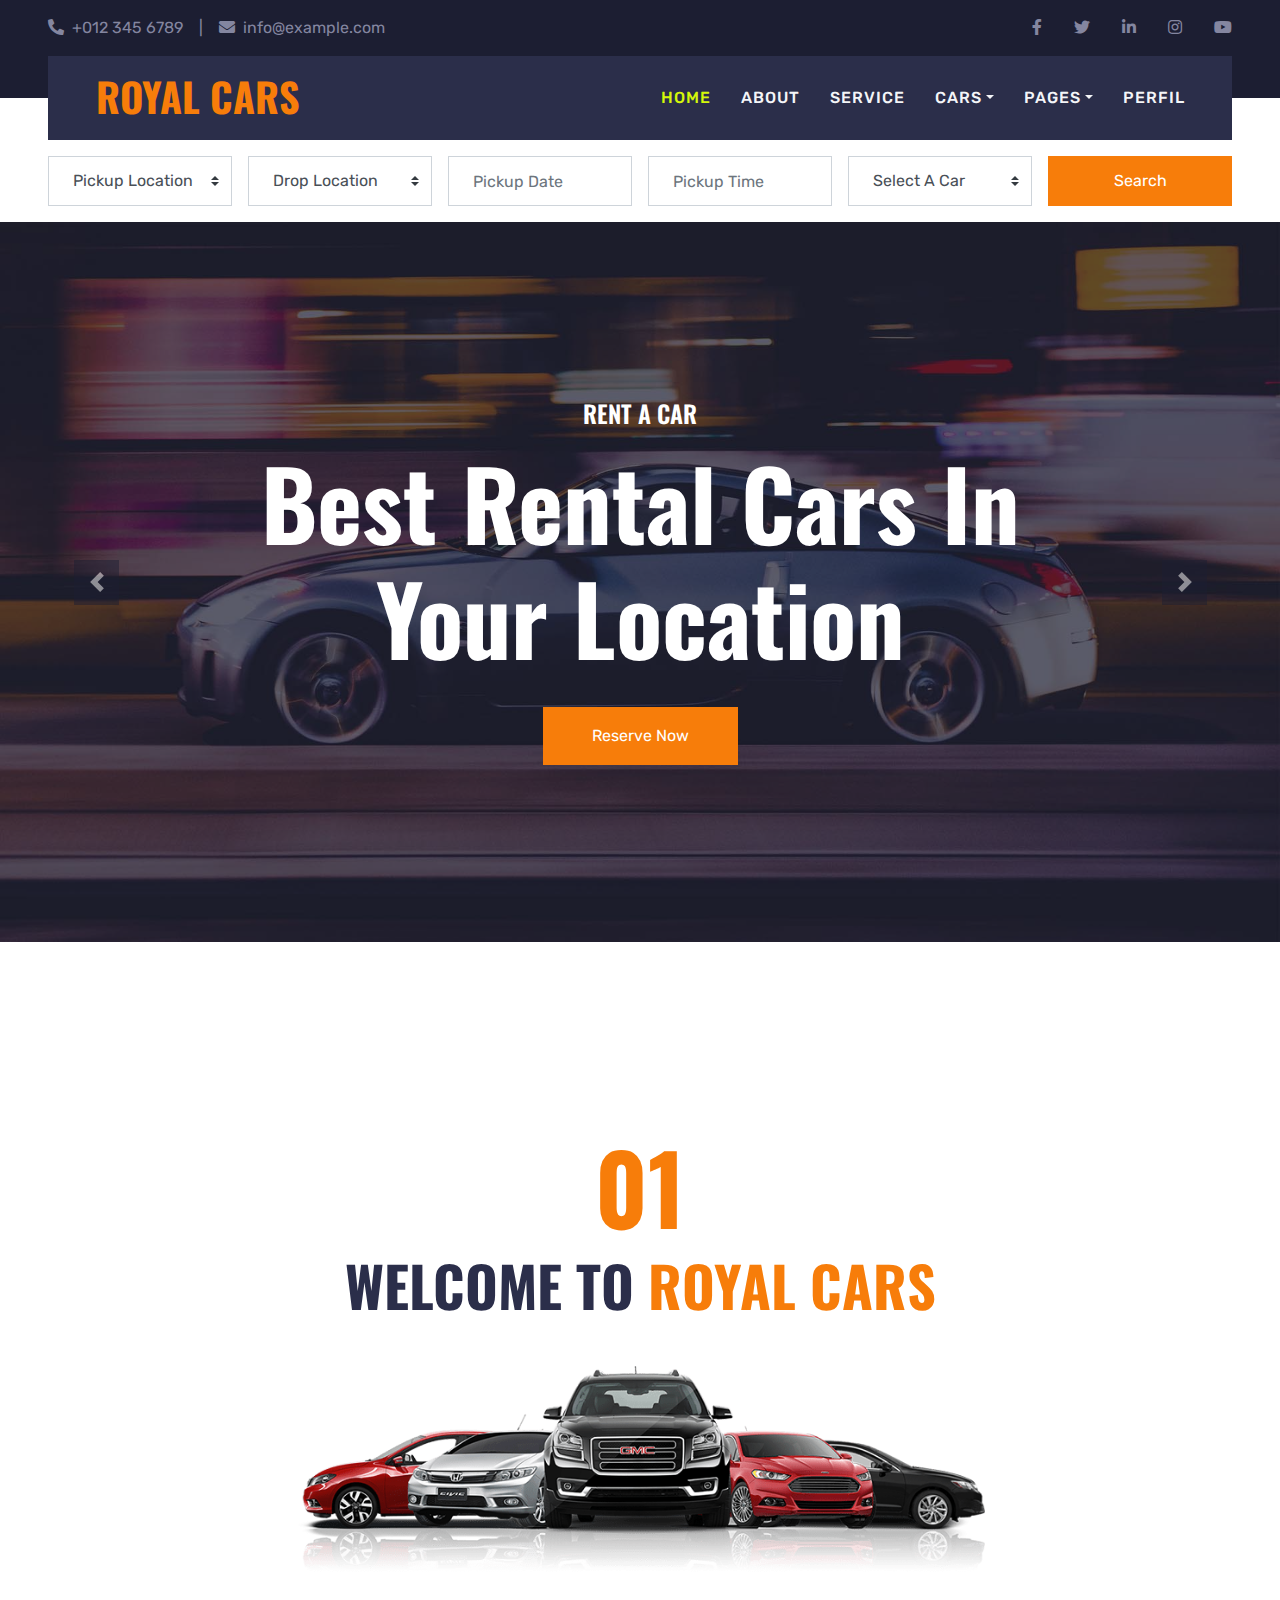
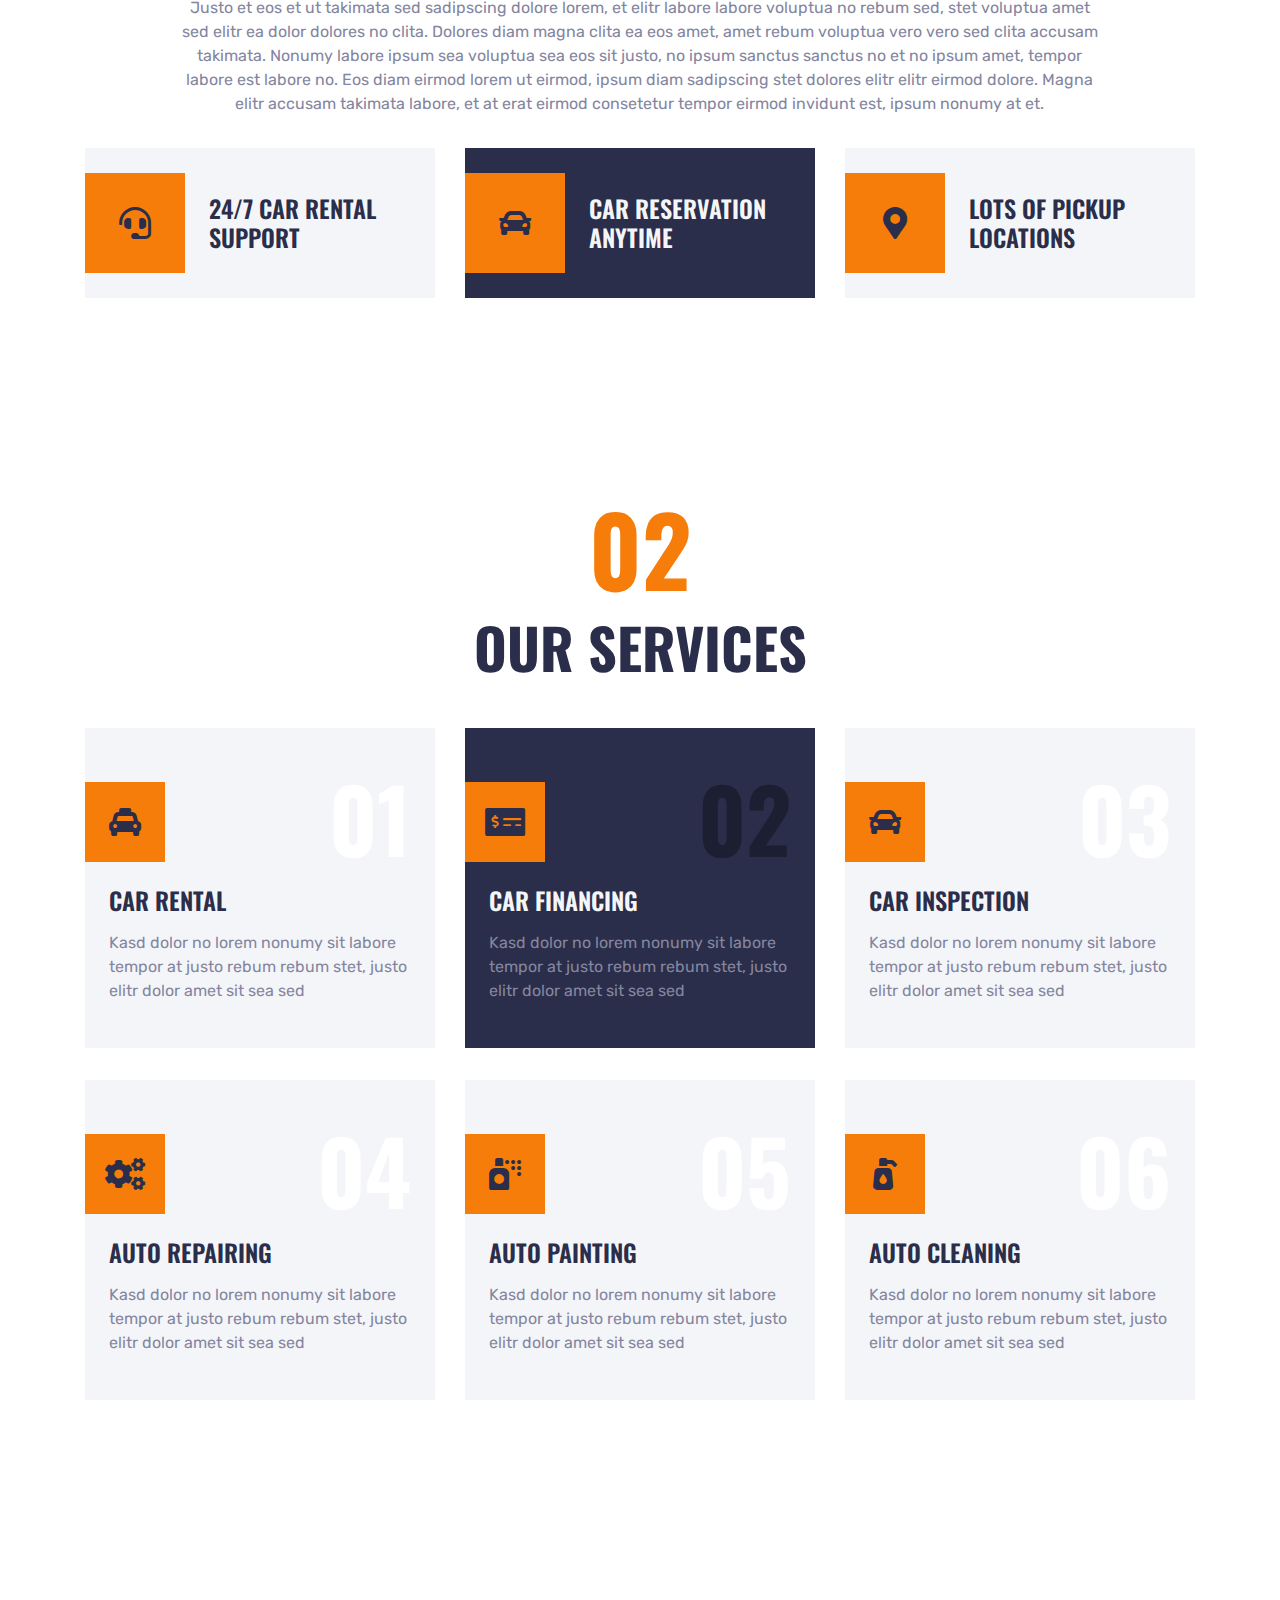
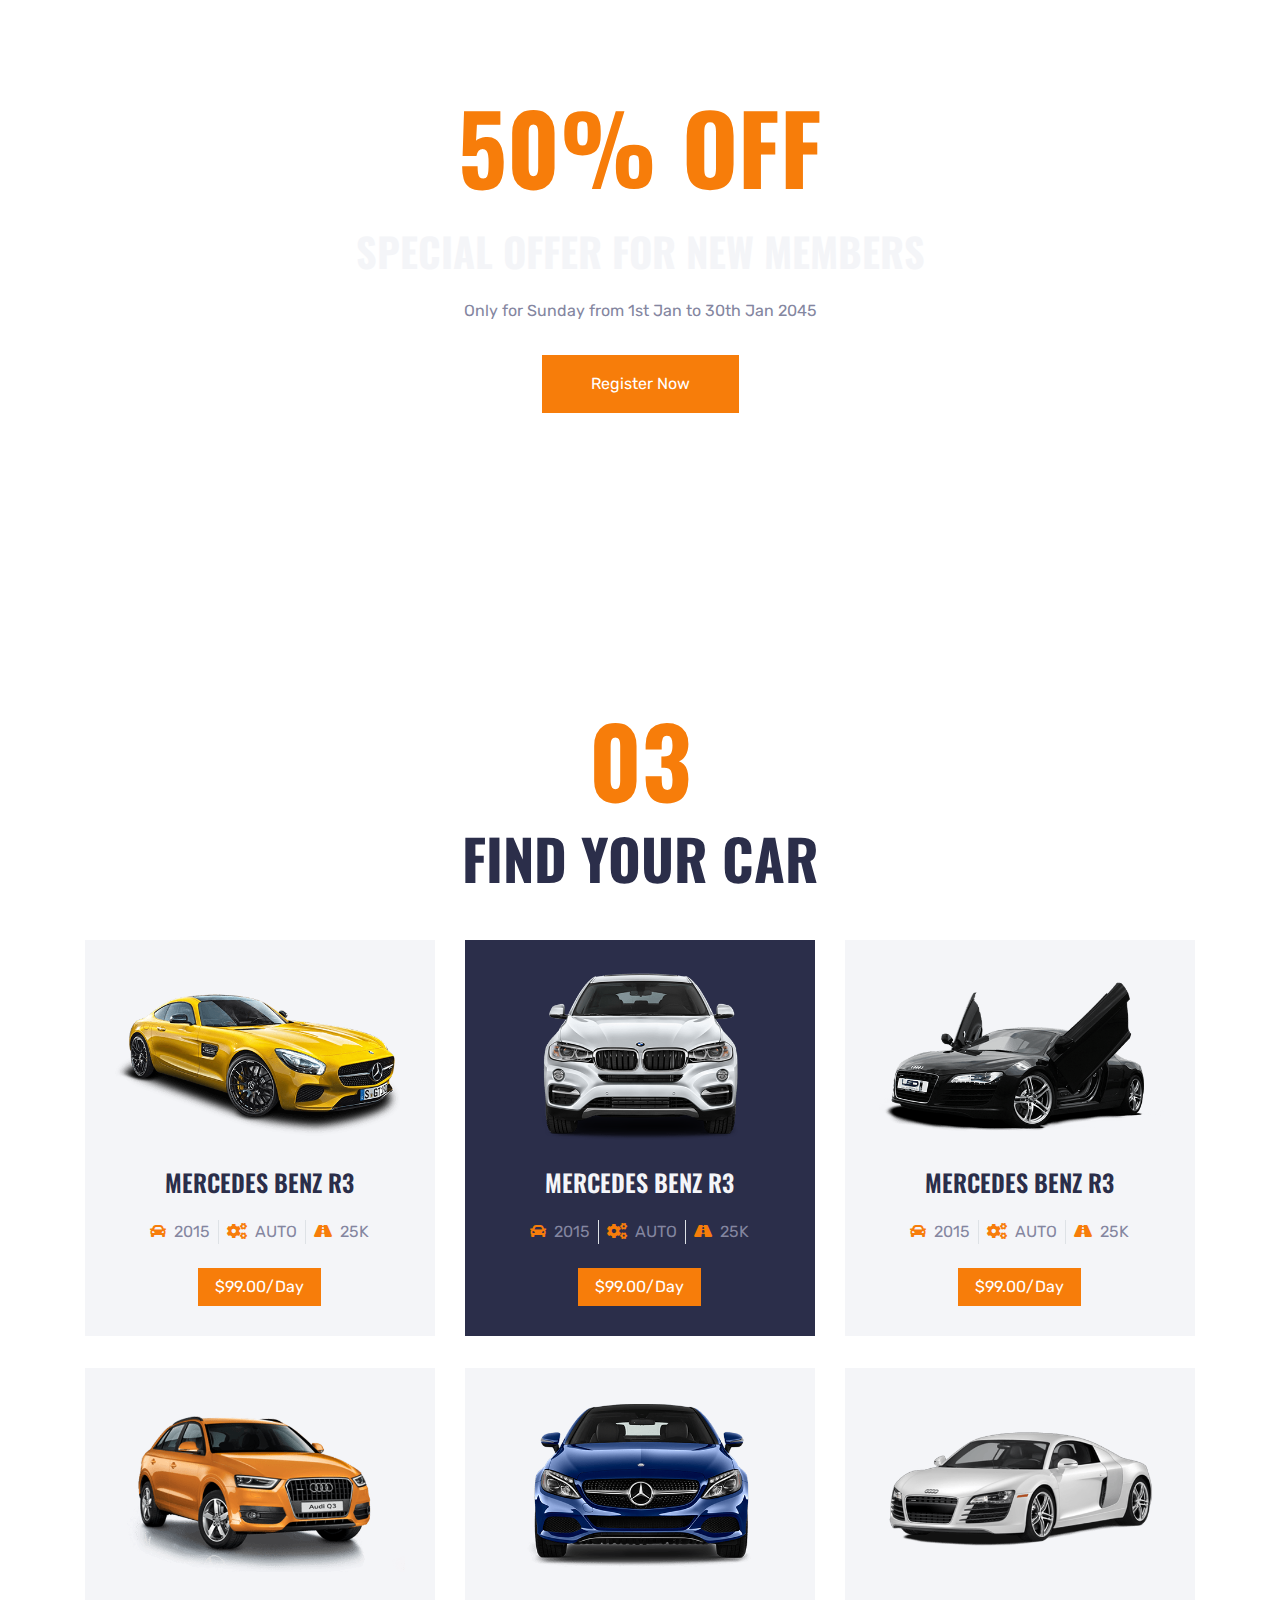
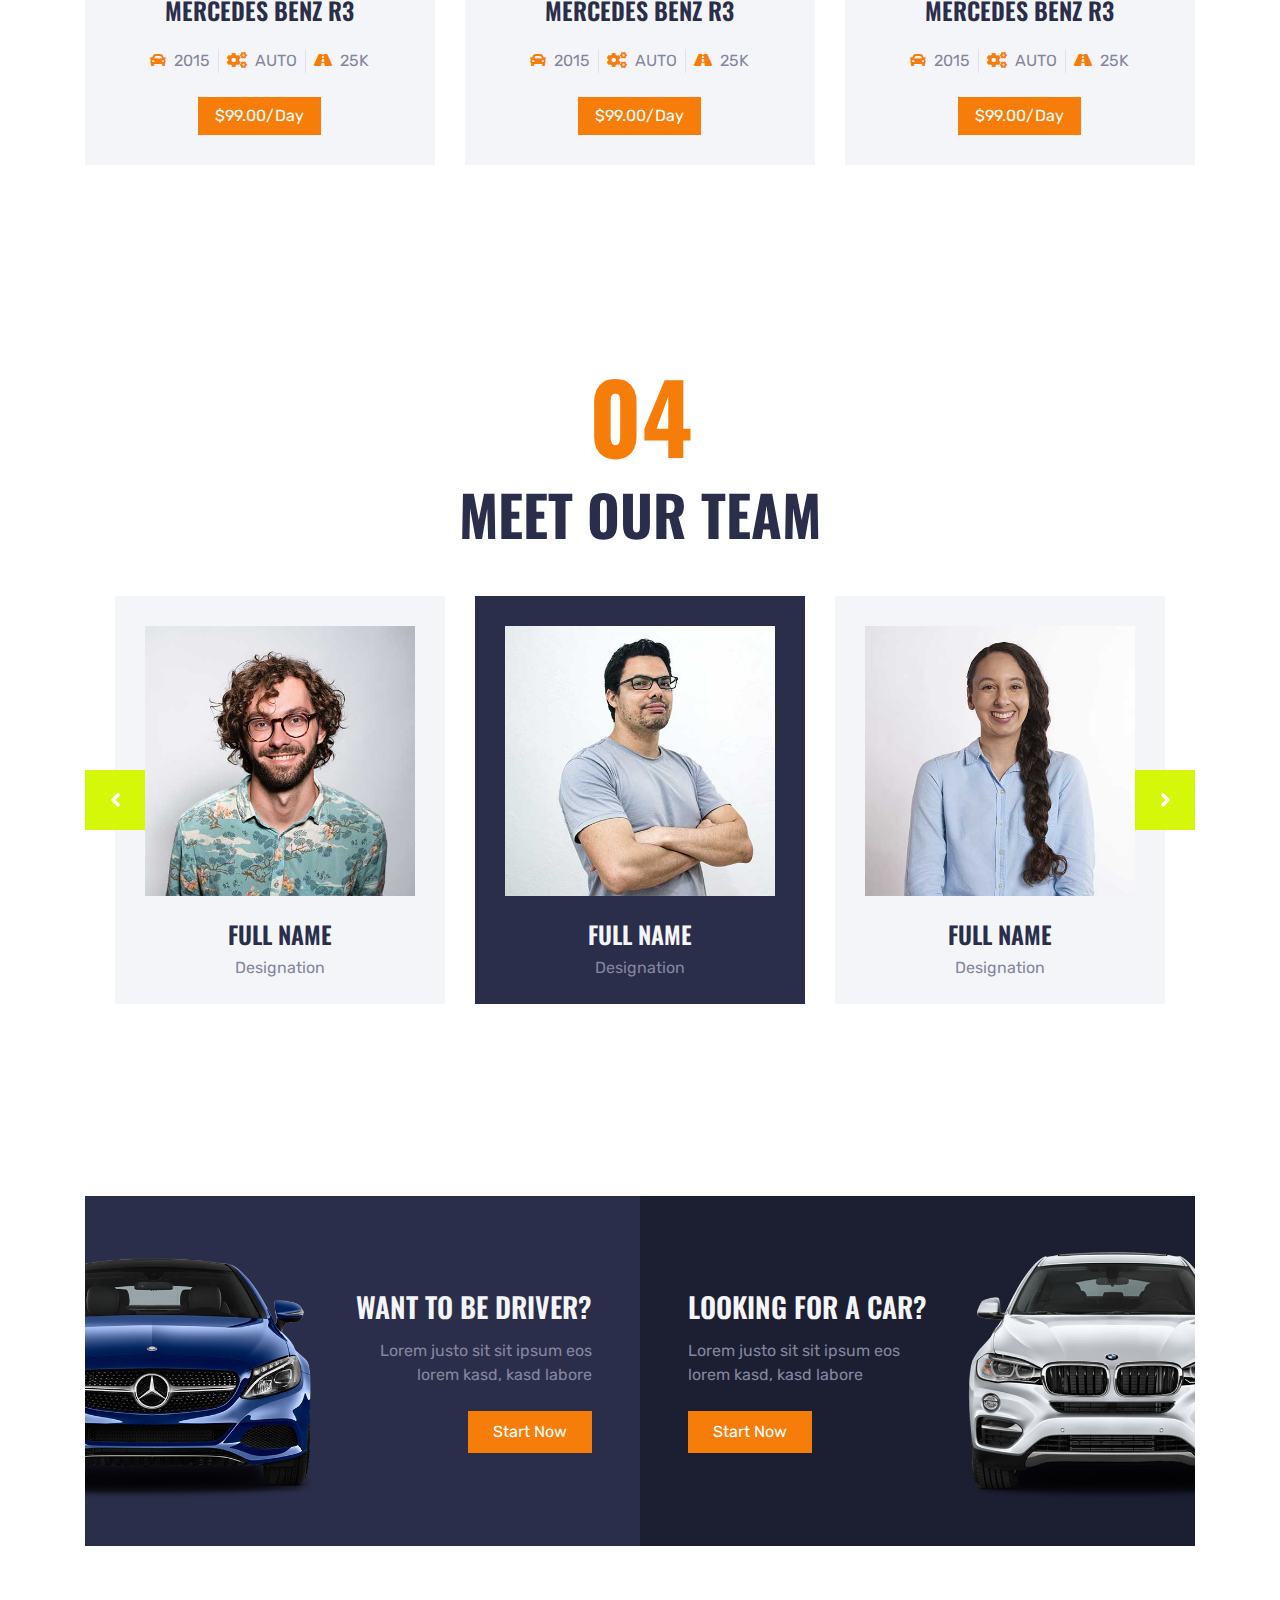
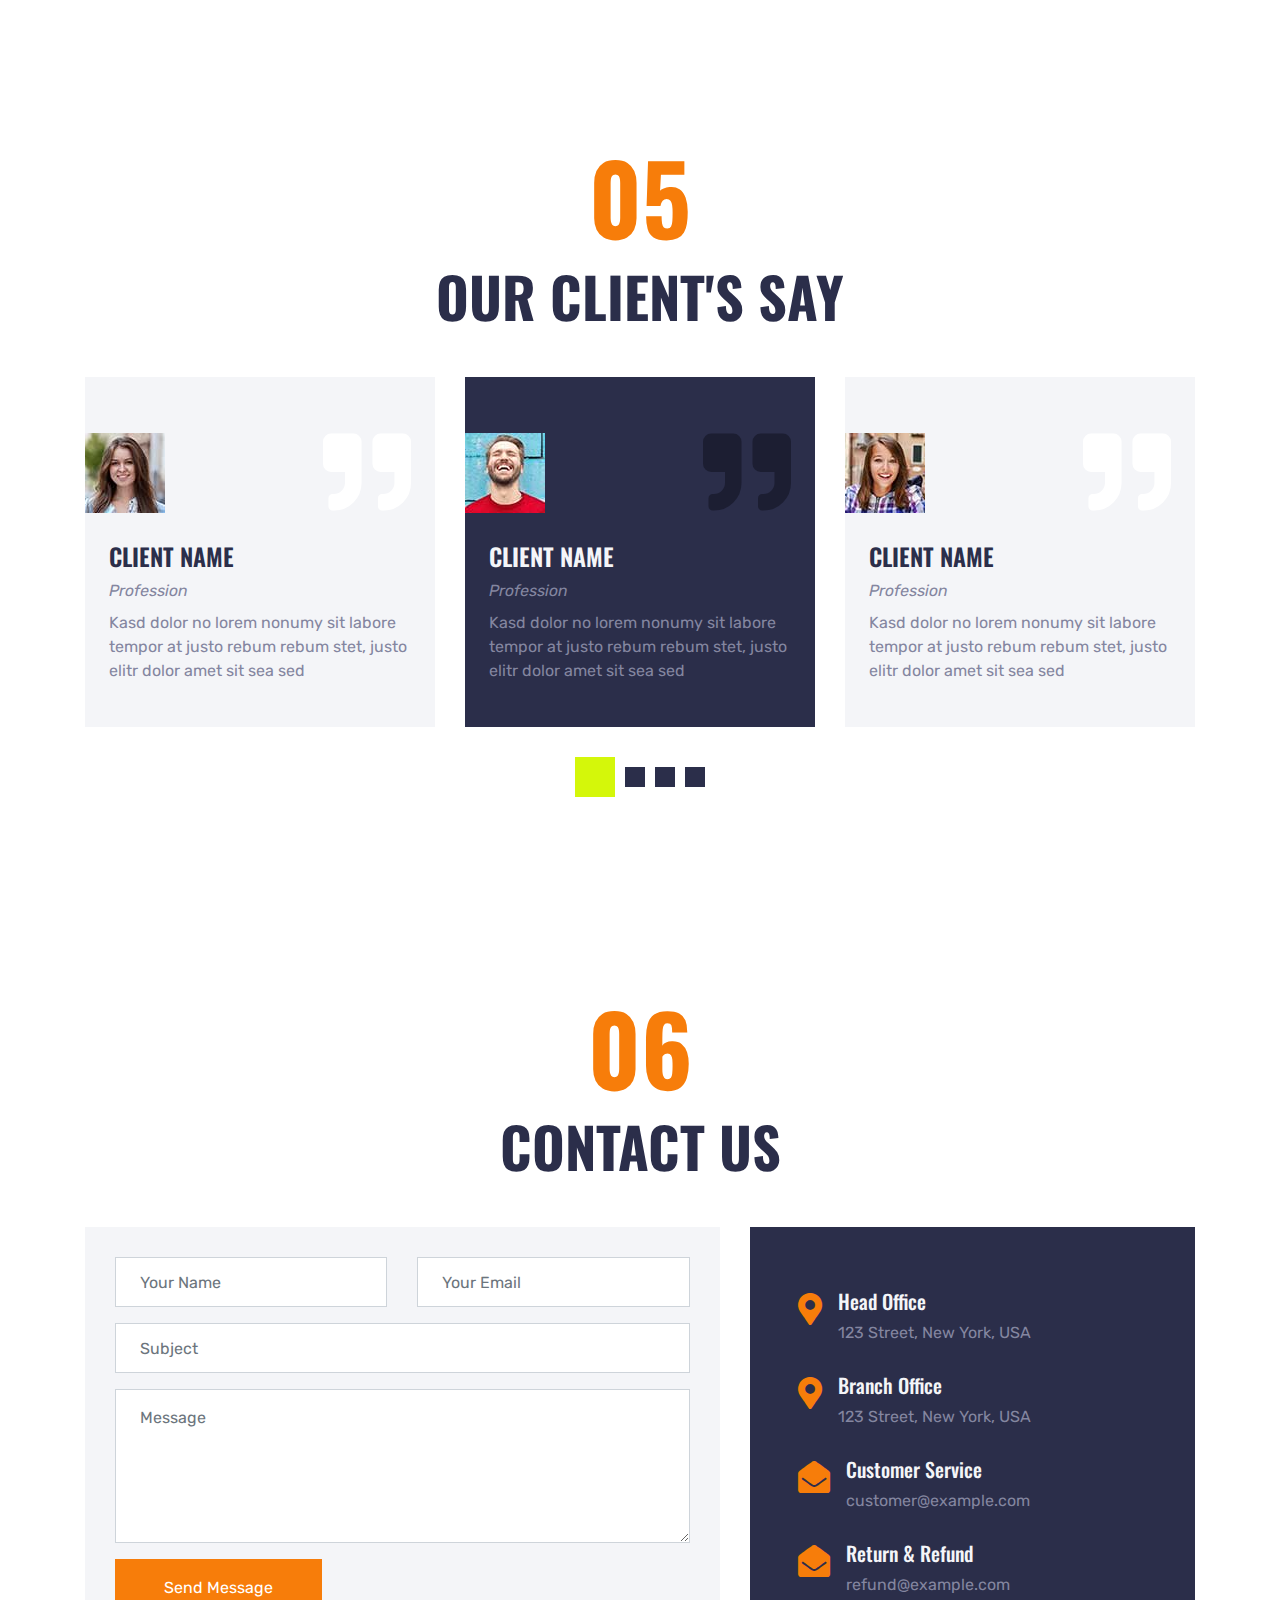
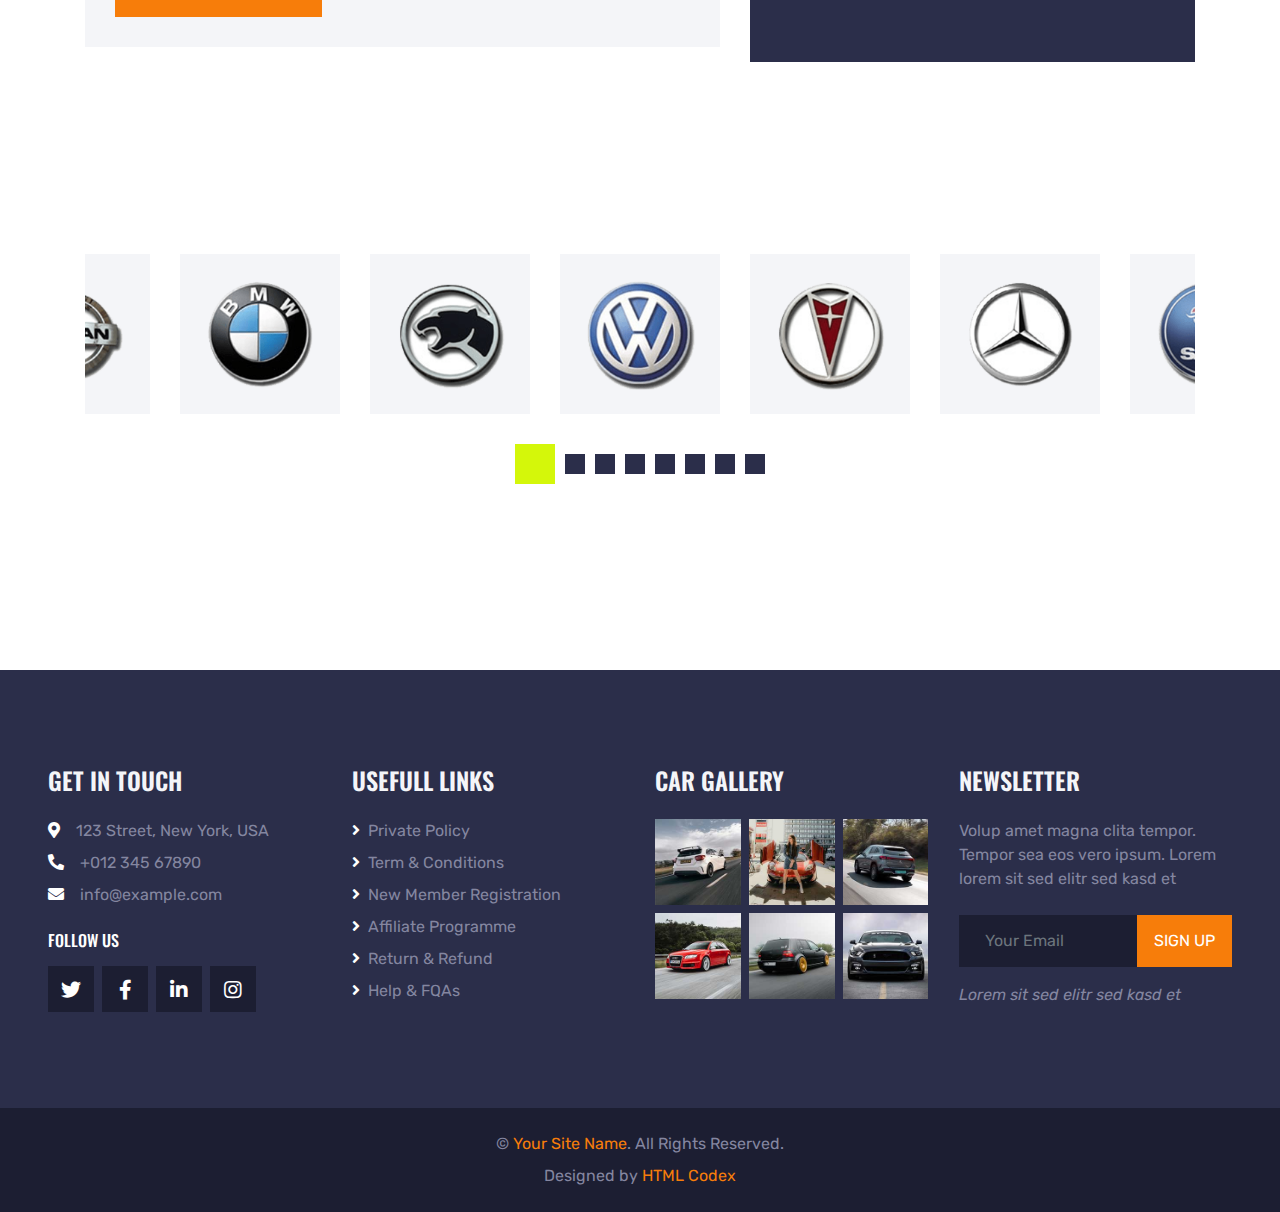
<file: index.html>
<!DOCTYPE html>
<html lang="en">

<head>
    <meta charset="utf-8">
    <title>ROYAL CARS - Car Rental HTML Template</title>
    <meta content="width=device-width, initial-scale=1.0" name="viewport">
    <meta content="Free HTML Templates" name="keywords">
    <meta content="Free HTML Templates" name="description">

    <!-- Favicon -->
    <link href="img/favicon.ico" rel="icon">

    <!-- Google Web Fonts -->
    <link rel="preconnect" href="https://fonts.gstatic.com">
    <link href="https://fonts.googleapis.com/css2?family=Oswald:wght@400;500;600;700&family=Rubik&display=swap" rel="stylesheet"> 

    <!-- Font Awesome -->
    <link href="https://cdnjs.cloudflare.com/ajax/libs/font-awesome/5.15.0/css/all.min.css" rel="stylesheet">

    <!-- Libraries Stylesheet -->
    <link href="lib/owlcarousel/assets/owl.carousel.min.css" rel="stylesheet">
    <link href="lib/tempusdominus/css/tempusdominus-bootstrap-4.min.css" rel="stylesheet" />

    <!-- Customized Bootstrap Stylesheet -->
    <link href="css/bootstrap.min.css" rel="stylesheet">

    <!-- Template Stylesheet -->
    <link href="css/style.css" rel="stylesheet">
</html>

<body>
    <!-- Topbar Start -->
    <div class="container-fluid bg-dark py-3 px-lg-5 d-none d-lg-block">
        <div class="row">
            <div class="col-md-6 text-center text-lg-left mb-2 mb-lg-0">
                <div class="d-inline-flex align-items-center">
                    <a class="text-body pr-3" href=""><i class="fa fa-phone-alt mr-2"></i>+012 345 6789</a>
                    <span class="text-body">|</span>
                    <a class="text-body px-3" href=""><i class="fa fa-envelope mr-2"></i>info@example.com</a>
                </div>
            </div>
            <div class="col-md-6 text-center text-lg-right">
                <div class="d-inline-flex align-items-center">
                    <a class="text-body px-3" href="">
                        <i class="fab fa-facebook-f"></i>
                    </a>
                    <a class="text-body px-3" href="">
                        <i class="fab fa-twitter"></i>
                    </a>
                    <a class="text-body px-3" href="">
                        <i class="fab fa-linkedin-in"></i>
                    </a>
                    <a class="text-body px-3" href="">
                        <i class="fab fa-instagram"></i>
                    </a>
                    <a class="text-body pl-3" href="">
                        <i class="fab fa-youtube"></i>
                    </a>
                </div>
            </div>
        </div>
    </div>
    <!-- Topbar End -->


    <!-- Navbar Start -->
    <div class="container-fluid position-relative nav-bar p-0">
        <div class="position-relative px-lg-5" style="z-index: 9;">
            <nav class="navbar navbar-expand-lg bg-secondary navbar-dark py-3 py-lg-0 pl-3 pl-lg-5">
                <a href="" class="navbar-brand">
                    <h1 class="text-uppercase text-primary mb-1">Royal Cars</h1>
                </a>
                <button type="button" class="navbar-toggler" data-toggle="collapse" data-target="#navbarCollapse">
                    <span class="navbar-toggler-icon"></span>
                </button>
                <div class="collapse navbar-collapse justify-content-between px-3" id="navbarCollapse">
                    <div class="navbar-nav ml-auto py-0">
                        <a href="index.html" class="nav-item nav-link active">Home</a>
                        <a href="about.html" class="nav-item nav-link">About</a>
                        <a href="service.html" class="nav-item nav-link">Service</a>
                        <div class="nav-item dropdown">
                            <a href="#" class="nav-link dropdown-toggle" data-toggle="dropdown">Cars</a>
                            <div class="dropdown-menu rounded-0 m-0">
                                <a href="car.html" class="dropdown-item">Car Listing</a>
                                <a href="detail.html" class="dropdown-item">Car Detail</a>
                                <a href="booking.html" class="dropdown-item">Car Booking</a>
                            </div>
                        </div>
                        <div class="nav-item dropdown">
                            <a href="#" class="nav-link dropdown-toggle" data-toggle="dropdown">Pages</a>
                            <div class="dropdown-menu rounded-0 m-0">
                                <a href="team.html" class="dropdown-item">The Team</a>
                                <a href="testimonial.html" class="dropdown-item">Testimonial</a>
                            </div>
                        </div>
                        <a href="contact.html" class="nav-item nav-link">Perfil</a>
                    </div>
                </div>
            </nav>
        </div>
    </div>
    <!-- Navbar End -->


    <!-- Search Start -->
    <div class="container-fluid bg-white pt-3 px-lg-5">
        <div class="row mx-n2">
            <div class="col-xl-2 col-lg-4 col-md-6 px-2">
                <select class="custom-select px-4 mb-3" style="height: 50px;">
                    <option selected>Pickup Location</option>
                    <option value="1">Location 1</option>
                    <option value="2">Location 2</option>
                    <option value="3">Location 3</option>
                </select>
            </div>
            <div class="col-xl-2 col-lg-4 col-md-6 px-2">
                <select class="custom-select px-4 mb-3" style="height: 50px;">
                    <option selected>Drop Location</option>
                    <option value="1">Location 1</option>
                    <option value="2">Location 2</option>
                    <option value="3">Location 3</option>
                </select>
            </div>
            <div class="col-xl-2 col-lg-4 col-md-6 px-2">
                <div class="date mb-3" id="date" data-target-input="nearest">
                    <input type="text" class="form-control p-4 datetimepicker-input" placeholder="Pickup Date"
                        data-target="#date" data-toggle="datetimepicker" />
                </div>
            </div>
            <div class="col-xl-2 col-lg-4 col-md-6 px-2">
                <div class="time mb-3" id="time" data-target-input="nearest">
                    <input type="text" class="form-control p-4 datetimepicker-input" placeholder="Pickup Time"
                        data-target="#time" data-toggle="datetimepicker" />
                </div>
            </div>
            <div class="col-xl-2 col-lg-4 col-md-6 px-2">
                <select class="custom-select px-4 mb-3" style="height: 50px;">
                    <option selected>Select A Car</option>
                    <option value="1">Car 1</option>
                    <option value="2">Car 1</option>
                    <option value="3">Car 1</option>
                </select>
            </div>
            <div class="col-xl-2 col-lg-4 col-md-6 px-2">
                <button class="btn btn-primary btn-block mb-3" type="submit" style="height: 50px;">Search</button>
            </div>
        </div>
    </div>
    <!-- Search End -->


    <!-- Carousel Start -->
    <div class="container-fluid p-0" style="margin-bottom: 90px;">
        <div id="header-carousel" class="carousel slide" data-ride="carousel">
            <div class="carousel-inner">
                <div class="carousel-item active">
                    <img class="w-100" src="img/carousel-1.jpg" alt="Image">
                    <div class="carousel-caption d-flex flex-column align-items-center justify-content-center">
                        <div class="p-3" style="max-width: 900px;">
                            <h4 class="text-white text-uppercase mb-md-3">Rent A Car</h4>
                            <h1 class="display-1 text-white mb-md-4">Best Rental Cars In Your Location</h1>
                            <a href="" class="btn btn-primary py-md-3 px-md-5 mt-2">Reserve Now</a>
                        </div>
                    </div>
                </div>
                <div class="carousel-item">
                    <img class="w-100" src="img/carousel-2.jpg" alt="Image">
                    <div class="carousel-caption d-flex flex-column align-items-center justify-content-center">
                        <div class="p-3" style="max-width: 900px;">
                            <h4 class="text-white text-uppercase mb-md-3">Rent A Car</h4>
                            <h1 class="display-1 text-white mb-md-4">Quality Cars with Unlimited Miles</h1>
                            <a href="" class="btn btn-primary py-md-3 px-md-5 mt-2">Reserve Now</a>
                        </div>
                    </div>
                </div>
            </div>
            <a class="carousel-control-prev" href="#header-carousel" data-slide="prev">
                <div class="btn btn-dark" style="width: 45px; height: 45px;">
                    <span class="carousel-control-prev-icon mb-n2"></span>
                </div>
            </a>
            <a class="carousel-control-next" href="#header-carousel" data-slide="next">
                <div class="btn btn-dark" style="width: 45px; height: 45px;">
                    <span class="carousel-control-next-icon mb-n2"></span>
                </div>
            </a>
        </div>
    </div>
    <!-- Carousel End -->


    <!-- About Start -->
    <div class="container-fluid py-5">
        <div class="container pt-5 pb-3">
            <h1 class="display-1 text-primary text-center">01</h1>
            <h1 class="display-4 text-uppercase text-center mb-5">Welcome To <span class="text-primary">Royal Cars</span></h1>
            <div class="row justify-content-center">
                <div class="col-lg-10 text-center">
                    <img class="w-75 mb-4" src="img/about.png" alt="">
                    <p>Justo et eos et ut takimata sed sadipscing dolore lorem, et elitr labore labore voluptua no rebum sed, stet voluptua amet sed elitr ea dolor dolores no clita. Dolores diam magna clita ea eos amet, amet rebum voluptua vero vero sed clita accusam takimata. Nonumy labore ipsum sea voluptua sea eos sit justo, no ipsum sanctus sanctus no et no ipsum amet, tempor labore est labore no. Eos diam eirmod lorem ut eirmod, ipsum diam sadipscing stet dolores elitr elitr eirmod dolore. Magna elitr accusam takimata labore, et at erat eirmod consetetur tempor eirmod invidunt est, ipsum nonumy at et.</p>
                </div>
            </div>
            <div class="row mt-3">
                <div class="col-lg-4 mb-2">
                    <div class="d-flex align-items-center bg-light p-4 mb-4" style="height: 150px;">
                        <div class="d-flex align-items-center justify-content-center flex-shrink-0 bg-primary ml-n4 mr-4" style="width: 100px; height: 100px;">
                            <i class="fa fa-2x fa-headset text-secondary"></i>
                        </div>
                        <h4 class="text-uppercase m-0">24/7 Car Rental Support</h4>
                    </div>
                </div>
                <div class="col-lg-4 mb-2">
                    <div class="d-flex align-items-center bg-secondary p-4 mb-4" style="height: 150px;">
                        <div class="d-flex align-items-center justify-content-center flex-shrink-0 bg-primary ml-n4 mr-4" style="width: 100px; height: 100px;">
                            <i class="fa fa-2x fa-car text-secondary"></i>
                        </div>
                        <h4 class="text-light text-uppercase m-0">Car Reservation Anytime</h4>
                    </div>
                </div>
                <div class="col-lg-4 mb-2">
                    <div class="d-flex align-items-center bg-light p-4 mb-4" style="height: 150px;">
                        <div class="d-flex align-items-center justify-content-center flex-shrink-0 bg-primary ml-n4 mr-4" style="width: 100px; height: 100px;">
                            <i class="fa fa-2x fa-map-marker-alt text-secondary"></i>
                        </div>
                        <h4 class="text-uppercase m-0">Lots Of Pickup Locations</h4>
                    </div>
                </div>
            </div>
        </div>
    </div>
    <!-- About End -->
    

    <!-- Services Start -->
    <div class="container-fluid py-5">
        <div class="container pt-5 pb-3">
            <h1 class="display-1 text-primary text-center">02</h1>
            <h1 class="display-4 text-uppercase text-center mb-5">Our Services</h1>
            <div class="row">
                <div class="col-lg-4 col-md-6 mb-2">
                    <div class="service-item d-flex flex-column justify-content-center px-4 mb-4">
                        <div class="d-flex align-items-center justify-content-between mb-3">
                            <div class="d-flex align-items-center justify-content-center bg-primary ml-n4" style="width: 80px; height: 80px;">
                                <i class="fa fa-2x fa-taxi text-secondary"></i>
                            </div>
                            <h1 class="display-2 text-white mt-n2 m-0">01</h1>
                        </div>
                        <h4 class="text-uppercase mb-3">Car Rental</h4>
                        <p class="m-0">Kasd dolor no lorem nonumy sit labore tempor at justo rebum rebum stet, justo elitr dolor amet sit sea sed</p>
                    </div>
                </div>
                <div class="col-lg-4 col-md-6 mb-2">
                    <div class="service-item active d-flex flex-column justify-content-center px-4 mb-4">
                        <div class="d-flex align-items-center justify-content-between mb-3">
                            <div class="d-flex align-items-center justify-content-center bg-primary ml-n4" style="width: 80px; height: 80px;">
                                <i class="fa fa-2x fa-money-check-alt text-secondary"></i>
                            </div>
                            <h1 class="display-2 text-white mt-n2 m-0">02</h1>
                        </div>
                        <h4 class="text-uppercase mb-3">Car Financing</h4>
                        <p class="m-0">Kasd dolor no lorem nonumy sit labore tempor at justo rebum rebum stet, justo elitr dolor amet sit sea sed</p>
                    </div>
                </div>
                <div class="col-lg-4 col-md-6 mb-2">
                    <div class="service-item d-flex flex-column justify-content-center px-4 mb-4">
                        <div class="d-flex align-items-center justify-content-between mb-3">
                            <div class="d-flex align-items-center justify-content-center bg-primary ml-n4" style="width: 80px; height: 80px;">
                                <i class="fa fa-2x fa-car text-secondary"></i>
                            </div>
                            <h1 class="display-2 text-white mt-n2 m-0">03</h1>
                        </div>
                        <h4 class="text-uppercase mb-3">Car Inspection</h4>
                        <p class="m-0">Kasd dolor no lorem nonumy sit labore tempor at justo rebum rebum stet, justo elitr dolor amet sit sea sed</p>
                    </div>
                </div>
                <div class="col-lg-4 col-md-6 mb-2">
                    <div class="service-item d-flex flex-column justify-content-center px-4 mb-4">
                        <div class="d-flex align-items-center justify-content-between mb-3">
                            <div class="d-flex align-items-center justify-content-center bg-primary ml-n4" style="width: 80px; height: 80px;">
                                <i class="fa fa-2x fa-cogs text-secondary"></i>
                            </div>
                            <h1 class="display-2 text-white mt-n2 m-0">04</h1>
                        </div>
                        <h4 class="text-uppercase mb-3">Auto Repairing</h4>
                        <p class="m-0">Kasd dolor no lorem nonumy sit labore tempor at justo rebum rebum stet, justo elitr dolor amet sit sea sed</p>
                    </div>
                </div>
                <div class="col-lg-4 col-md-6 mb-2">
                    <div class="service-item d-flex flex-column justify-content-center px-4 mb-4">
                        <div class="d-flex align-items-center justify-content-between mb-3">
                            <div class="d-flex align-items-center justify-content-center bg-primary ml-n4" style="width: 80px; height: 80px;">
                                <i class="fa fa-2x fa-spray-can text-secondary"></i>
                            </div>
                            <h1 class="display-2 text-white mt-n2 m-0">05</h1>
                        </div>
                        <h4 class="text-uppercase mb-3">Auto Painting</h4>
                        <p class="m-0">Kasd dolor no lorem nonumy sit labore tempor at justo rebum rebum stet, justo elitr dolor amet sit sea sed</p>
                    </div>
                </div>
                <div class="col-lg-4 col-md-6 mb-2">
                    <div class="service-item d-flex flex-column justify-content-center px-4 mb-4">
                        <div class="d-flex align-items-center justify-content-between mb-3">
                            <div class="d-flex align-items-center justify-content-center bg-primary ml-n4" style="width: 80px; height: 80px;">
                                <i class="fa fa-2x fa-pump-soap text-secondary"></i>
                            </div>
                            <h1 class="display-2 text-white mt-n2 m-0">06</h1>
                        </div>
                        <h4 class="text-uppercase mb-3">Auto Cleaning</h4>
                        <p class="m-0">Kasd dolor no lorem nonumy sit labore tempor at justo rebum rebum stet, justo elitr dolor amet sit sea sed</p>
                    </div>
                </div>
            </div>
        </div>
    </div>
    <!-- Services End -->


    <!-- Banner Start -->
    <div class="container-fluid py-5">
        <div class="container py-5">
            <div class="bg-banner py-5 px-4 text-center">
                <div class="py-5">
                    <h1 class="display-1 text-uppercase text-primary mb-4">50% OFF</h1>
                    <h1 class="text-uppercase text-light mb-4">Special Offer For New Members</h1>
                    <p class="mb-4">Only for Sunday from 1st Jan to 30th Jan 2045</p>
                    <a class="btn btn-primary mt-2 py-3 px-5" href="">Register Now</a>
                </div>
            </div>
        </div>
    </div>
    <!-- Banner End -->


    <!-- Rent A Car Start -->
    <div class="container-fluid py-5">
        <div class="container pt-5 pb-3">
            <h1 class="display-1 text-primary text-center">03</h1>
            <h1 class="display-4 text-uppercase text-center mb-5">Find Your Car</h1>
            <div class="row">
                <div class="col-lg-4 col-md-6 mb-2">
                    <div class="rent-item mb-4">
                        <img class="img-fluid mb-4" src="img/car-rent-1.png" alt="">
                        <h4 class="text-uppercase mb-4">Mercedes Benz R3</h4>
                        <div class="d-flex justify-content-center mb-4">
                            <div class="px-2">
                                <i class="fa fa-car text-primary mr-1"></i>
                                <span>2015</span>
                            </div>
                            <div class="px-2 border-left border-right">
                                <i class="fa fa-cogs text-primary mr-1"></i>
                                <span>AUTO</span>
                            </div>
                            <div class="px-2">
                                <i class="fa fa-road text-primary mr-1"></i>
                                <span>25K</span>
                            </div>
                        </div>
                        <a class="btn btn-primary px-3" href="">$99.00/Day</a>
                    </div>
                </div>
                <div class="col-lg-4 col-md-6 mb-2">
                    <div class="rent-item active mb-4">
                        <img class="img-fluid mb-4" src="img/car-rent-2.png" alt="">
                        <h4 class="text-uppercase mb-4">Mercedes Benz R3</h4>
                        <div class="d-flex justify-content-center mb-4">
                            <div class="px-2">
                                <i class="fa fa-car text-primary mr-1"></i>
                                <span>2015</span>
                            </div>
                            <div class="px-2 border-left border-right">
                                <i class="fa fa-cogs text-primary mr-1"></i>
                                <span>AUTO</span>
                            </div>
                            <div class="px-2">
                                <i class="fa fa-road text-primary mr-1"></i>
                                <span>25K</span>
                            </div>
                        </div>
                        <a class="btn btn-primary px-3" href="">$99.00/Day</a>
                    </div>
                </div>
                <div class="col-lg-4 col-md-6 mb-2">
                    <div class="rent-item mb-4">
                        <img class="img-fluid mb-4" src="img/car-rent-3.png" alt="">
                        <h4 class="text-uppercase mb-4">Mercedes Benz R3</h4>
                        <div class="d-flex justify-content-center mb-4">
                            <div class="px-2">
                                <i class="fa fa-car text-primary mr-1"></i>
                                <span>2015</span>
                            </div>
                            <div class="px-2 border-left border-right">
                                <i class="fa fa-cogs text-primary mr-1"></i>
                                <span>AUTO</span>
                            </div>
                            <div class="px-2">
                                <i class="fa fa-road text-primary mr-1"></i>
                                <span>25K</span>
                            </div>
                        </div>
                        <a class="btn btn-primary px-3" href="">$99.00/Day</a>
                    </div>
                </div>
                <div class="col-lg-4 col-md-6 mb-2">
                    <div class="rent-item mb-4">
                        <img class="img-fluid mb-4" src="img/car-rent-4.png" alt="">
                        <h4 class="text-uppercase mb-4">Mercedes Benz R3</h4>
                        <div class="d-flex justify-content-center mb-4">
                            <div class="px-2">
                                <i class="fa fa-car text-primary mr-1"></i>
                                <span>2015</span>
                            </div>
                            <div class="px-2 border-left border-right">
                                <i class="fa fa-cogs text-primary mr-1"></i>
                                <span>AUTO</span>
                            </div>
                            <div class="px-2">
                                <i class="fa fa-road text-primary mr-1"></i>
                                <span>25K</span>
                            </div>
                        </div>
                        <a class="btn btn-primary px-3" href="">$99.00/Day</a>
                    </div>
                </div>
                <div class="col-lg-4 col-md-6 mb-2">
                    <div class="rent-item mb-4">
                        <img class="img-fluid mb-4" src="img/car-rent-5.png" alt="">
                        <h4 class="text-uppercase mb-4">Mercedes Benz R3</h4>
                        <div class="d-flex justify-content-center mb-4">
                            <div class="px-2">
                                <i class="fa fa-car text-primary mr-1"></i>
                                <span>2015</span>
                            </div>
                            <div class="px-2 border-left border-right">
                                <i class="fa fa-cogs text-primary mr-1"></i>
                                <span>AUTO</span>
                            </div>
                            <div class="px-2">
                                <i class="fa fa-road text-primary mr-1"></i>
                                <span>25K</span>
                            </div>
                        </div>
                        <a class="btn btn-primary px-3" href="">$99.00/Day</a>
                    </div>
                </div>
                <div class="col-lg-4 col-md-6 mb-2">
                    <div class="rent-item mb-4">
                        <img class="img-fluid mb-4" src="img/car-rent-6.png" alt="">
                        <h4 class="text-uppercase mb-4">Mercedes Benz R3</h4>
                        <div class="d-flex justify-content-center mb-4">
                            <div class="px-2">
                                <i class="fa fa-car text-primary mr-1"></i>
                                <span>2015</span>
                            </div>
                            <div class="px-2 border-left border-right">
                                <i class="fa fa-cogs text-primary mr-1"></i>
                                <span>AUTO</span>
                            </div>
                            <div class="px-2">
                                <i class="fa fa-road text-primary mr-1"></i>
                                <span>25K</span>
                            </div>
                        </div>
                        <a class="btn btn-primary px-3" href="">$99.00/Day</a>
                    </div>
                </div>
            </div>
        </div>
    </div>
    <!-- Rent A Car End -->


    <!-- Team Start -->
    <div class="container-fluid py-5">
        <div class="container py-5">
            <h1 class="display-1 text-primary text-center">04</h1>
            <h1 class="display-4 text-uppercase text-center mb-5">Meet Our Team</h1>
            <div class="owl-carousel team-carousel position-relative" style="padding: 0 30px;">
                <div class="team-item">
                    <img class="img-fluid w-100" src="img/team-1.jpg" alt="">
                    <div class="position-relative py-4">
                        <h4 class="text-uppercase">Full Name</h4>
                        <p class="m-0">Designation</p>
                        <div class="team-social position-absolute w-100 h-100 d-flex align-items-center justify-content-center">
                            <a class="btn btn-lg btn-primary btn-lg-square mx-1" href="#"><i class="fab fa-twitter"></i></a>
                            <a class="btn btn-lg btn-primary btn-lg-square mx-1" href="#"><i class="fab fa-facebook-f"></i></a>
                            <a class="btn btn-lg btn-primary btn-lg-square mx-1" href="#"><i class="fab fa-linkedin-in"></i></a>
                        </div>
                    </div>
                </div>
                <div class="team-item">
                    <img class="img-fluid w-100" src="img/team-2.jpg" alt="">
                    <div class="position-relative py-4">
                        <h4 class="text-uppercase">Full Name</h4>
                        <p class="m-0">Designation</p>
                        <div class="team-social position-absolute w-100 h-100 d-flex align-items-center justify-content-center">
                            <a class="btn btn-lg btn-primary btn-lg-square mx-1" href="#"><i class="fab fa-twitter"></i></a>
                            <a class="btn btn-lg btn-primary btn-lg-square mx-1" href="#"><i class="fab fa-facebook-f"></i></a>
                            <a class="btn btn-lg btn-primary btn-lg-square mx-1" href="#"><i class="fab fa-linkedin-in"></i></a>
                        </div>
                    </div>
                </div>
                <div class="team-item">
                    <img class="img-fluid w-100" src="img/team-3.jpg" alt="">
                    <div class="position-relative py-4">
                        <h4 class="text-uppercase">Full Name</h4>
                        <p class="m-0">Designation</p>
                        <div class="team-social position-absolute w-100 h-100 d-flex align-items-center justify-content-center">
                            <a class="btn btn-lg btn-primary btn-lg-square mx-1" href="#"><i class="fab fa-twitter"></i></a>
                            <a class="btn btn-lg btn-primary btn-lg-square mx-1" href="#"><i class="fab fa-facebook-f"></i></a>
                            <a class="btn btn-lg btn-primary btn-lg-square mx-1" href="#"><i class="fab fa-linkedin-in"></i></a>
                        </div>
                    </div>
                </div>
                <div class="team-item">
                    <img class="img-fluid w-100" src="img/team-4.jpg" alt="">
                    <div class="position-relative py-4">
                        <h4 class="text-uppercase">Full Name</h4>
                        <p class="m-0">Designation</p>
                        <div class="team-social position-absolute w-100 h-100 d-flex align-items-center justify-content-center">
                            <a class="btn btn-lg btn-primary btn-lg-square mx-1" href="#"><i class="fab fa-twitter"></i></a>
                            <a class="btn btn-lg btn-primary btn-lg-square mx-1" href="#"><i class="fab fa-facebook-f"></i></a>
                            <a class="btn btn-lg btn-primary btn-lg-square mx-1" href="#"><i class="fab fa-linkedin-in"></i></a>
                        </div>
                    </div>
                </div>
            </div>
        </div>
    </div>
    <!-- Team End -->


    <!-- Banner Start -->
    <div class="container-fluid py-5">
        <div class="container py-5">
            <div class="row mx-0">
                <div class="col-lg-6 px-0">
                    <div class="px-5 bg-secondary d-flex align-items-center justify-content-between" style="height: 350px;">
                        <img class="img-fluid flex-shrink-0 ml-n5 w-50 mr-4" src="img/banner-left.png" alt="">
                        <div class="text-right">
                            <h3 class="text-uppercase text-light mb-3">Want to be driver?</h3>
                            <p class="mb-4">Lorem justo sit sit ipsum eos lorem kasd, kasd labore</p>
                            <a class="btn btn-primary py-2 px-4" href="">Start Now</a>
                        </div>
                    </div>
                </div>
                <div class="col-lg-6 px-0">
                    <div class="px-5 bg-dark d-flex align-items-center justify-content-between" style="height: 350px;">
                        <div class="text-left">
                            <h3 class="text-uppercase text-light mb-3">Looking for a car?</h3>
                            <p class="mb-4">Lorem justo sit sit ipsum eos lorem kasd, kasd labore</p>
                            <a class="btn btn-primary py-2 px-4" href="">Start Now</a>
                        </div>
                        <img class="img-fluid flex-shrink-0 mr-n5 w-50 ml-4" src="img/banner-right.png" alt="">
                    </div>
                </div>
            </div>
        </div>
    </div>
    <!-- Banner End -->


    <!-- Testimonial Start -->
    <div class="container-fluid py-5">
        <div class="container py-5">
            <h1 class="display-1 text-primary text-center">05</h1>
            <h1 class="display-4 text-uppercase text-center mb-5">Our Client's Say</h1>
            <div class="owl-carousel testimonial-carousel">
                <div class="testimonial-item d-flex flex-column justify-content-center px-4">
                    <div class="d-flex align-items-center justify-content-between mb-3">
                        <img class="img-fluid ml-n4" src="img/testimonial-1.jpg" alt="">
                        <h1 class="display-2 text-white m-0 fa fa-quote-right"></h1>
                    </div>
                    <h4 class="text-uppercase mb-2">Client Name</h4>
                    <i class="mb-2">Profession</i>
                    <p class="m-0">Kasd dolor no lorem nonumy sit labore tempor at justo rebum rebum stet, justo elitr dolor amet sit sea sed</p>
                </div>
                <div class="testimonial-item d-flex flex-column justify-content-center px-4">
                    <div class="d-flex align-items-center justify-content-between mb-3">
                        <img class="img-fluid ml-n4" src="img/testimonial-2.jpg" alt="">
                        <h1 class="display-2 text-white m-0 fa fa-quote-right"></h1>
                    </div>
                    <h4 class="text-uppercase mb-2">Client Name</h4>
                    <i class="mb-2">Profession</i>
                    <p class="m-0">Kasd dolor no lorem nonumy sit labore tempor at justo rebum rebum stet, justo elitr dolor amet sit sea sed</p>
                </div>
                <div class="testimonial-item d-flex flex-column justify-content-center px-4">
                    <div class="d-flex align-items-center justify-content-between mb-3">
                        <img class="img-fluid ml-n4" src="img/testimonial-3.jpg" alt="">
                        <h1 class="display-2 text-white m-0 fa fa-quote-right"></h1>
                    </div>
                    <h4 class="text-uppercase mb-2">Client Name</h4>
                    <i class="mb-2">Profession</i>
                    <p class="m-0">Kasd dolor no lorem nonumy sit labore tempor at justo rebum rebum stet, justo elitr dolor amet sit sea sed</p>
                </div>
                <div class="testimonial-item d-flex flex-column justify-content-center px-4">
                    <div class="d-flex align-items-center justify-content-between mb-3">
                        <img class="img-fluid ml-n4" src="img/testimonial-4.jpg" alt="">
                        <h1 class="display-2 text-white m-0 fa fa-quote-right"></h1>
                    </div>
                    <h4 class="text-uppercase mb-2">Client Name</h4>
                    <i class="mb-2">Profession</i>
                    <p class="m-0">Kasd dolor no lorem nonumy sit labore tempor at justo rebum rebum stet, justo elitr dolor amet sit sea sed</p>
                </div>
            </div>
        </div>
    </div>
    <!-- Testimonial End -->


    <!-- Contact Start -->
    <div class="container-fluid py-5">
        <div class="container pt-5 pb-3">
            <h1 class="display-1 text-primary text-center">06</h1>
            <h1 class="display-4 text-uppercase text-center mb-5">Contact Us</h1>
            <div class="row">
                <div class="col-lg-7 mb-2">
                    <div class="contact-form bg-light mb-4" style="padding: 30px;">
                        <form>
                            <div class="row">
                                <div class="col-6 form-group">
                                    <input type="text" class="form-control p-4" placeholder="Your Name" required="required">
                                </div>
                                <div class="col-6 form-group">
                                    <input type="email" class="form-control p-4" placeholder="Your Email" required="required">
                                </div>
                            </div>
                            <div class="form-group">
                                <input type="text" class="form-control p-4" placeholder="Subject" required="required">
                            </div>
                            <div class="form-group">
                                <textarea class="form-control py-3 px-4" rows="5" placeholder="Message" required="required"></textarea>
                            </div>
                            <div>
                                <button class="btn btn-primary py-3 px-5" type="submit">Send Message</button>
                            </div>
                        </form>
                    </div>
                </div>
                <div class="col-lg-5 mb-2">
                    <div class="bg-secondary d-flex flex-column justify-content-center px-5 mb-4" style="height: 435px;">
                        <div class="d-flex mb-3">
                            <i class="fa fa-2x fa-map-marker-alt text-primary flex-shrink-0 mr-3"></i>
                            <div class="mt-n1">
                                <h5 class="text-light">Head Office</h5>
                                <p>123 Street, New York, USA</p>
                            </div>
                        </div>
                        <div class="d-flex mb-3">
                            <i class="fa fa-2x fa-map-marker-alt text-primary flex-shrink-0 mr-3"></i>
                            <div class="mt-n1">
                                <h5 class="text-light">Branch Office</h5>
                                <p>123 Street, New York, USA</p>
                            </div>
                        </div>
                        <div class="d-flex mb-3">
                            <i class="fa fa-2x fa-envelope-open text-primary flex-shrink-0 mr-3"></i>
                            <div class="mt-n1">
                                <h5 class="text-light">Customer Service</h5>
                                <p>customer@example.com</p>
                            </div>
                        </div>
                        <div class="d-flex">
                            <i class="fa fa-2x fa-envelope-open text-primary flex-shrink-0 mr-3"></i>
                            <div class="mt-n1">
                                <h5 class="text-light">Return & Refund</h5>
                                <p class="m-0">refund@example.com</p>
                            </div>
                        </div>
                    </div>
                </div>
            </div>
        </div>
    </div>
    <!-- Contact End -->


    <!-- Vendor Start -->
    <div class="container-fluid py-5">
        <div class="container py-5">
            <div class="owl-carousel vendor-carousel">
                <div class="bg-light p-4">
                    <img src="img/vendor-1.png" alt="">
                </div>
                <div class="bg-light p-4">
                    <img src="img/vendor-2.png" alt="">
                </div>
                <div class="bg-light p-4">
                    <img src="img/vendor-3.png" alt="">
                </div>
                <div class="bg-light p-4">
                    <img src="img/vendor-4.png" alt="">
                </div>
                <div class="bg-light p-4">
                    <img src="img/vendor-5.png" alt="">
                </div>
                <div class="bg-light p-4">
                    <img src="img/vendor-6.png" alt="">
                </div>
                <div class="bg-light p-4">
                    <img src="img/vendor-7.png" alt="">
                </div>
                <div class="bg-light p-4">
                    <img src="img/vendor-8.png" alt="">
                </div>
            </div>
        </div>
    </div>
    <!-- Vendor End -->


    <!-- Footer Start -->
    <div class="container-fluid bg-secondary py-5 px-sm-3 px-md-5" style="margin-top: 90px;">
        <div class="row pt-5">
            <div class="col-lg-3 col-md-6 mb-5">
                <h4 class="text-uppercase text-light mb-4">Get In Touch</h4>
                <p class="mb-2"><i class="fa fa-map-marker-alt text-white mr-3"></i>123 Street, New York, USA</p>
                <p class="mb-2"><i class="fa fa-phone-alt text-white mr-3"></i>+012 345 67890</p>
                <p><i class="fa fa-envelope text-white mr-3"></i>info@example.com</p>
                <h6 class="text-uppercase text-white py-2">Follow Us</h6>
                <div class="d-flex justify-content-start">
                    <a class="btn btn-lg btn-dark btn-lg-square mr-2" href="#"><i class="fab fa-twitter"></i></a>
                    <a class="btn btn-lg btn-dark btn-lg-square mr-2" href="#"><i class="fab fa-facebook-f"></i></a>
                    <a class="btn btn-lg btn-dark btn-lg-square mr-2" href="#"><i class="fab fa-linkedin-in"></i></a>
                    <a class="btn btn-lg btn-dark btn-lg-square" href="#"><i class="fab fa-instagram"></i></a>
                </div>
            </div>
            <div class="col-lg-3 col-md-6 mb-5">
                <h4 class="text-uppercase text-light mb-4">Usefull Links</h4>
                <div class="d-flex flex-column justify-content-start">
                    <a class="text-body mb-2" href="#"><i class="fa fa-angle-right text-white mr-2"></i>Private Policy</a>
                    <a class="text-body mb-2" href="#"><i class="fa fa-angle-right text-white mr-2"></i>Term & Conditions</a>
                    <a class="text-body mb-2" href="#"><i class="fa fa-angle-right text-white mr-2"></i>New Member Registration</a>
                    <a class="text-body mb-2" href="#"><i class="fa fa-angle-right text-white mr-2"></i>Affiliate Programme</a>
                    <a class="text-body mb-2" href="#"><i class="fa fa-angle-right text-white mr-2"></i>Return & Refund</a>
                    <a class="text-body" href="#"><i class="fa fa-angle-right text-white mr-2"></i>Help & FQAs</a>
                </div>
            </div>
            <div class="col-lg-3 col-md-6 mb-5">
                <h4 class="text-uppercase text-light mb-4">Car Gallery</h4>
                <div class="row mx-n1">
                    <div class="col-4 px-1 mb-2">
                        <a href=""><img class="w-100" src="img/gallery-1.jpg" alt=""></a>
                    </div>
                    <div class="col-4 px-1 mb-2">
                        <a href=""><img class="w-100" src="img/gallery-2.jpg" alt=""></a>
                    </div>
                    <div class="col-4 px-1 mb-2">
                        <a href=""><img class="w-100" src="img/gallery-3.jpg" alt=""></a>
                    </div>
                    <div class="col-4 px-1 mb-2">
                        <a href=""><img class="w-100" src="img/gallery-4.jpg" alt=""></a>
                    </div>
                    <div class="col-4 px-1 mb-2">
                        <a href=""><img class="w-100" src="img/gallery-5.jpg" alt=""></a>
                    </div>
                    <div class="col-4 px-1 mb-2">
                        <a href=""><img class="w-100" src="img/gallery-6.jpg" alt=""></a>
                    </div>
                </div>
            </div>
            <div class="col-lg-3 col-md-6 mb-5">
                <h4 class="text-uppercase text-light mb-4">Newsletter</h4>
                <p class="mb-4">Volup amet magna clita tempor. Tempor sea eos vero ipsum. Lorem lorem sit sed elitr sed kasd et</p>
                <div class="w-100 mb-3">
                    <div class="input-group">
                        <input type="text" class="form-control bg-dark border-dark" style="padding: 25px;" placeholder="Your Email">
                        <div class="input-group-append">
                            <button class="btn btn-primary text-uppercase px-3">Sign Up</button>
                        </div>
                    </div>
                </div>
                <i>Lorem sit sed elitr sed kasd et</i>
            </div>
        </div>
    </div>
    <div class="container-fluid bg-dark py-4 px-sm-3 px-md-5">
        <p class="mb-2 text-center text-body">&copy; <a href="#">Your Site Name</a>. All Rights Reserved.</p>
        <p class="m-0 text-center text-body">Designed by <a href="https://htmlcodex.com">HTML Codex</a></p>
    </div>
    <!-- Footer End -->


    <!-- Back to Top -->
    <a href="#" class="btn btn-lg btn-primary btn-lg-square back-to-top"><i class="fa fa-angle-double-up"></i></a>


    <!-- JavaScript Libraries -->
    <script src="https://code.jquery.com/jquery-3.4.1.min.js"></script>
    <script src="https://stackpath.bootstrapcdn.com/bootstrap/4.4.1/js/bootstrap.bundle.min.js"></script>
    <script src="lib/easing/easing.min.js"></script>
    <script src="lib/waypoints/waypoints.min.js"></script>
    <script src="lib/owlcarousel/owl.carousel.min.js"></script>
    <script src="lib/tempusdominus/js/moment.min.js"></script>
    <script src="lib/tempusdominus/js/moment-timezone.min.js"></script>
    <script src="lib/tempusdominus/js/tempusdominus-bootstrap-4.min.js"></script>

    <!-- Template Javascript -->
    <script src="js/main.js"></script>
</body>

</html>
</file>
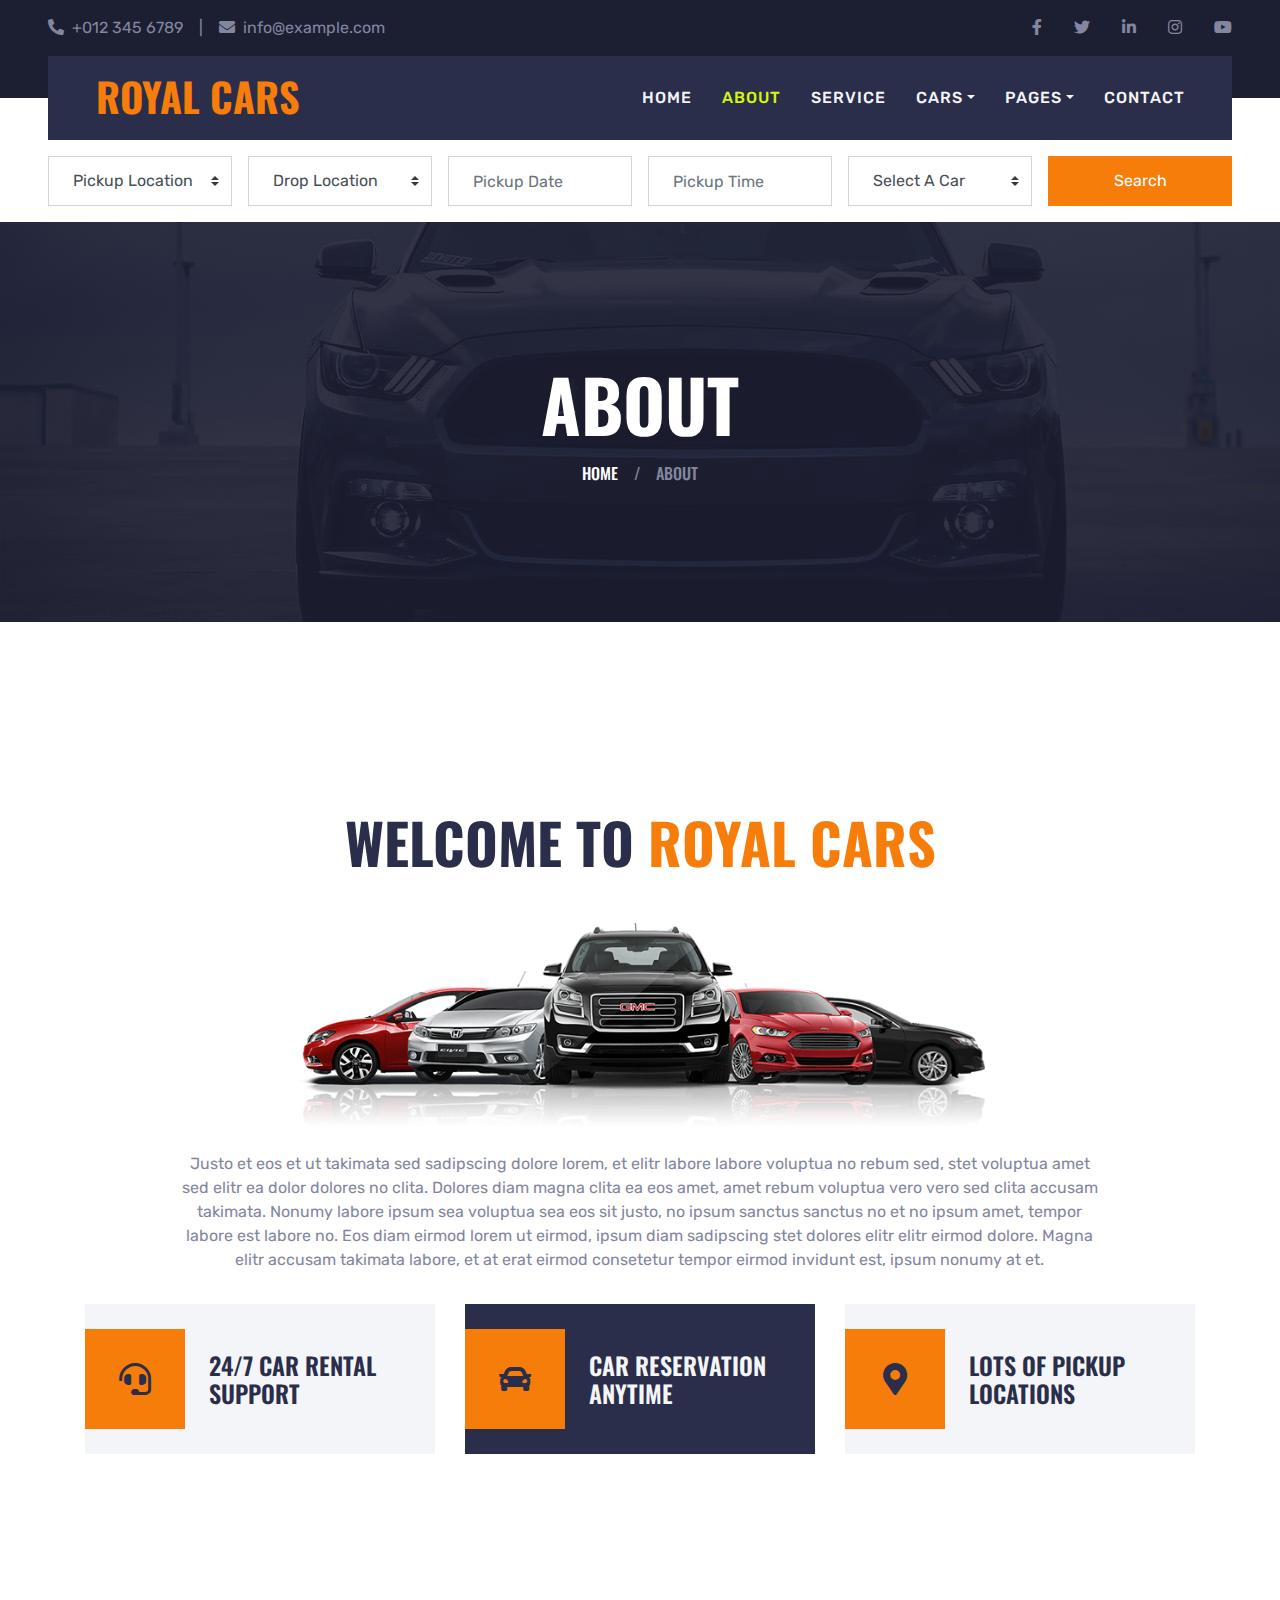
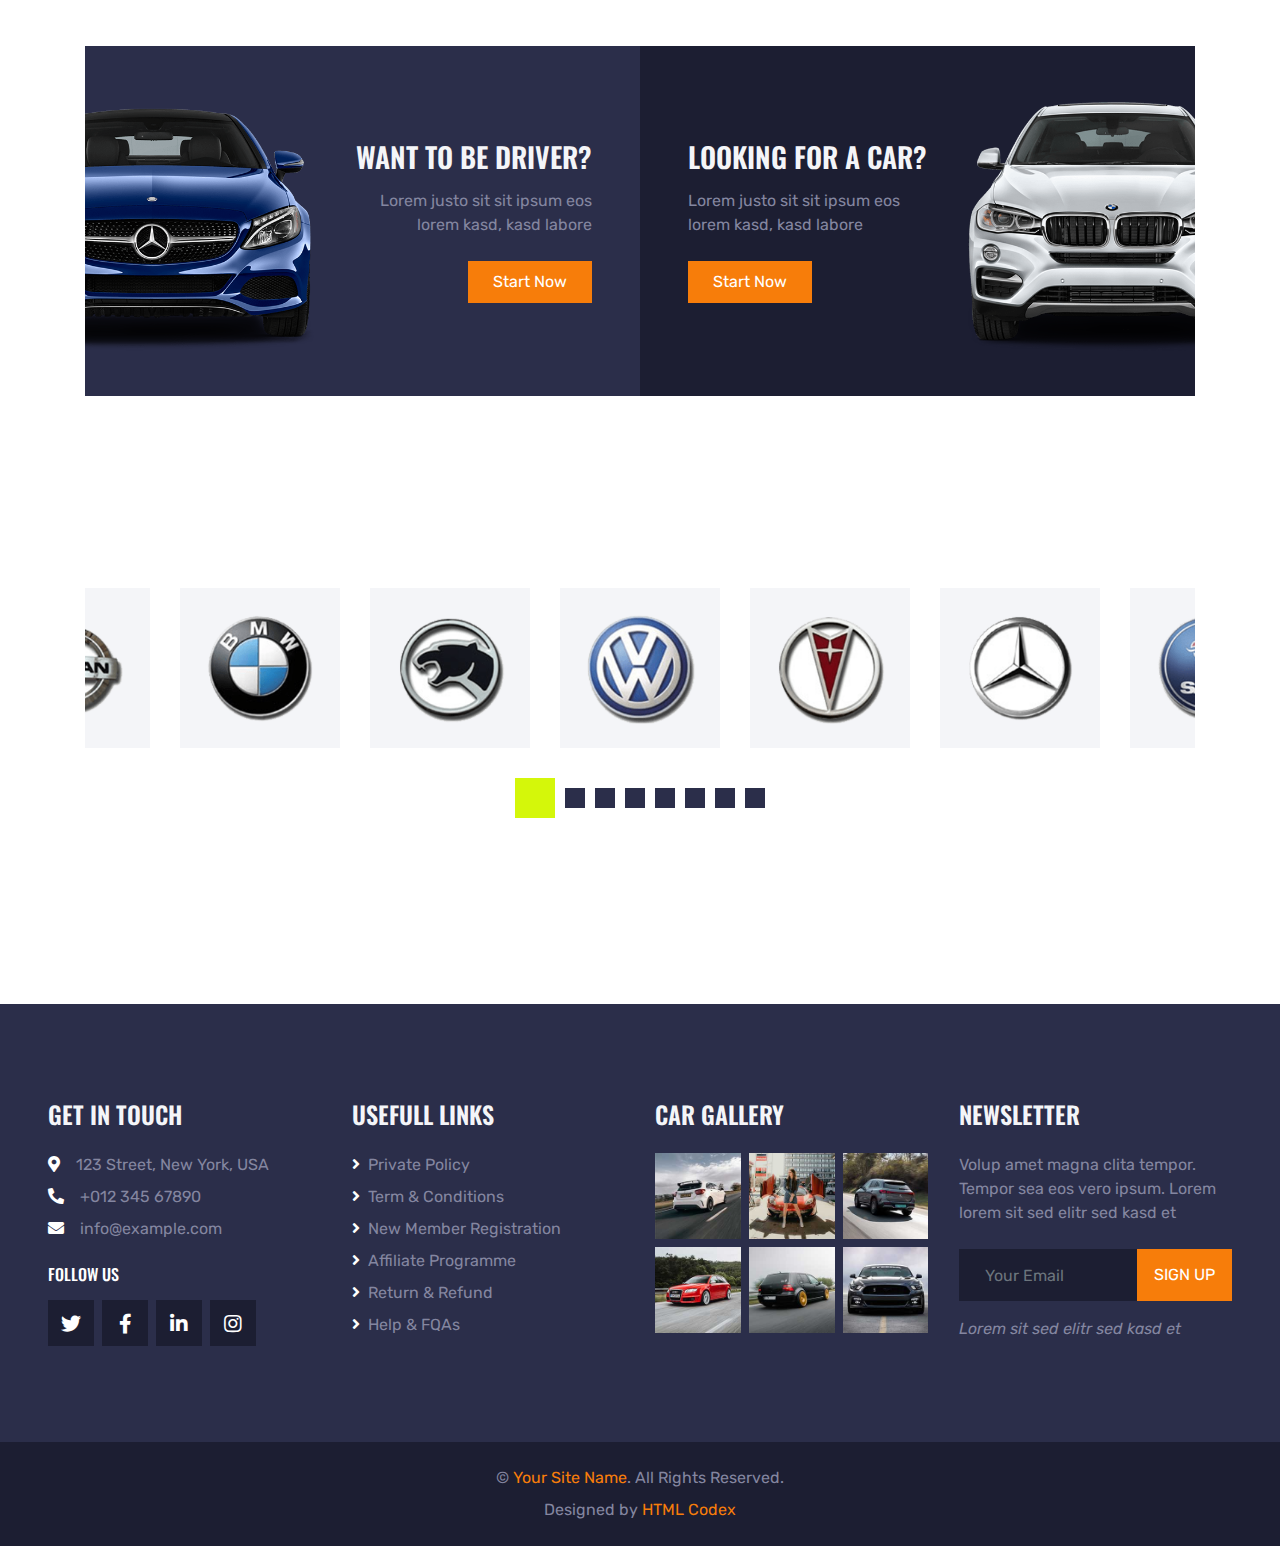
<file: about.html>
<!DOCTYPE html>
<html lang="en">

<head>
    <meta charset="utf-8">
    <title>ROYAL CARS - Car Rental HTML Template</title>
    <meta content="width=device-width, initial-scale=1.0" name="viewport">
    <meta content="Free HTML Templates" name="keywords">
    <meta content="Free HTML Templates" name="description">

    <!-- Favicon -->
    <link href="img/favicon.ico" rel="icon">

    <!-- Google Web Fonts -->
    <link rel="preconnect" href="https://fonts.gstatic.com">
    <link href="https://fonts.googleapis.com/css2?family=Oswald:wght@400;500;600;700&family=Rubik&display=swap" rel="stylesheet"> 

    <!-- Font Awesome -->
    <link href="https://cdnjs.cloudflare.com/ajax/libs/font-awesome/5.15.0/css/all.min.css" rel="stylesheet">

    <!-- Libraries Stylesheet -->
    <link href="lib/owlcarousel/assets/owl.carousel.min.css" rel="stylesheet">
    <link href="lib/tempusdominus/css/tempusdominus-bootstrap-4.min.css" rel="stylesheet" />

    <!-- Customized Bootstrap Stylesheet -->
    <link href="css/bootstrap.min.css" rel="stylesheet">

    <!-- Template Stylesheet -->
    <link href="css/style.css" rel="stylesheet">
</head>

<body>
    <!-- Topbar Start -->
    <div class="container-fluid bg-dark py-3 px-lg-5 d-none d-lg-block">
        <div class="row">
            <div class="col-md-6 text-center text-lg-left mb-2 mb-lg-0">
                <div class="d-inline-flex align-items-center">
                    <a class="text-body pr-3" href=""><i class="fa fa-phone-alt mr-2"></i>+012 345 6789</a>
                    <span class="text-body">|</span>
                    <a class="text-body px-3" href=""><i class="fa fa-envelope mr-2"></i>info@example.com</a>
                </div>
            </div>
            <div class="col-md-6 text-center text-lg-right">
                <div class="d-inline-flex align-items-center">
                    <a class="text-body px-3" href="">
                        <i class="fab fa-facebook-f"></i>
                    </a>
                    <a class="text-body px-3" href="">
                        <i class="fab fa-twitter"></i>
                    </a>
                    <a class="text-body px-3" href="">
                        <i class="fab fa-linkedin-in"></i>
                    </a>
                    <a class="text-body px-3" href="">
                        <i class="fab fa-instagram"></i>
                    </a>
                    <a class="text-body pl-3" href="">
                        <i class="fab fa-youtube"></i>
                    </a>
                </div>
            </div>
        </div>
    </div>
    <!-- Topbar End -->


    <!-- Navbar Start -->
    <div class="container-fluid position-relative nav-bar p-0">
        <div class="position-relative px-lg-5" style="z-index: 9;">
            <nav class="navbar navbar-expand-lg bg-secondary navbar-dark py-3 py-lg-0 pl-3 pl-lg-5">
                <a href="" class="navbar-brand">
                    <h1 class="text-uppercase text-primary mb-1">Royal Cars</h1>
                </a>
                <button type="button" class="navbar-toggler" data-toggle="collapse" data-target="#navbarCollapse">
                    <span class="navbar-toggler-icon"></span>
                </button>
                <div class="collapse navbar-collapse justify-content-between px-3" id="navbarCollapse">
                    <div class="navbar-nav ml-auto py-0">
                        <a href="index.html" class="nav-item nav-link">Home</a>
                        <a href="about.html" class="nav-item nav-link active">About</a>
                        <a href="service.html" class="nav-item nav-link">Service</a>
                        <div class="nav-item dropdown">
                            <a href="#" class="nav-link dropdown-toggle" data-toggle="dropdown">Cars</a>
                            <div class="dropdown-menu rounded-0 m-0">
                                <a href="car.html" class="dropdown-item">Car Listing</a>
                                <a href="detail.html" class="dropdown-item">Car Detail</a>
                                <a href="booking.html" class="dropdown-item">Car Booking</a>
                            </div>
                        </div>
                        <div class="nav-item dropdown">
                            <a href="#" class="nav-link dropdown-toggle" data-toggle="dropdown">Pages</a>
                            <div class="dropdown-menu rounded-0 m-0">
                                <a href="team.html" class="dropdown-item">The Team</a>
                                <a href="testimonial.html" class="dropdown-item">Testimonial</a>
                            </div>
                        </div>
                        <a href="contact.html" class="nav-item nav-link">Contact</a>
                    </div>
                </div>
            </nav>
        </div>
    </div>
    <!-- Navbar End -->


    <!-- Search Start -->
    <div class="container-fluid bg-white pt-3 px-lg-5">
        <div class="row mx-n2">
            <div class="col-xl-2 col-lg-4 col-md-6 px-2">
                <select class="custom-select px-4 mb-3" style="height: 50px;">
                    <option selected>Pickup Location</option>
                    <option value="1">Location 1</option>
                    <option value="2">Location 2</option>
                    <option value="3">Location 3</option>
                </select>
            </div>
            <div class="col-xl-2 col-lg-4 col-md-6 px-2">
                <select class="custom-select px-4 mb-3" style="height: 50px;">
                    <option selected>Drop Location</option>
                    <option value="1">Location 1</option>
                    <option value="2">Location 2</option>
                    <option value="3">Location 3</option>
                </select>
            </div>
            <div class="col-xl-2 col-lg-4 col-md-6 px-2">
                <div class="date mb-3" id="date" data-target-input="nearest">
                    <input type="text" class="form-control p-4 datetimepicker-input" placeholder="Pickup Date"
                        data-target="#date" data-toggle="datetimepicker" />
                </div>
            </div>
            <div class="col-xl-2 col-lg-4 col-md-6 px-2">
                <div class="time mb-3" id="time" data-target-input="nearest">
                    <input type="text" class="form-control p-4 datetimepicker-input" placeholder="Pickup Time"
                        data-target="#time" data-toggle="datetimepicker" />
                </div>
            </div>
            <div class="col-xl-2 col-lg-4 col-md-6 px-2">
                <select class="custom-select px-4 mb-3" style="height: 50px;">
                    <option selected>Select A Car</option>
                    <option value="1">Car 1</option>
                    <option value="2">Car 1</option>
                    <option value="3">Car 1</option>
                </select>
            </div>
            <div class="col-xl-2 col-lg-4 col-md-6 px-2">
                <button class="btn btn-primary btn-block mb-3" type="submit" style="height: 50px;">Search</button>
            </div>
        </div>
    </div>
    <!-- Search End -->


    <!-- Page Header Start -->
    <div class="container-fluid page-header">
        <h1 class="display-3 text-uppercase text-white mb-3">About</h1>
        <div class="d-inline-flex text-white">
            <h6 class="text-uppercase m-0"><a class="text-white" href="">Home</a></h6>
            <h6 class="text-body m-0 px-3">/</h6>
            <h6 class="text-uppercase text-body m-0">About</h6>
        </div>
    </div>
    <!-- Page Header Start -->


    <!-- About Start -->
    <div class="container-fluid py-5">
        <div class="container pt-5 pb-3">
            <h1 class="display-4 text-uppercase text-center mb-5">Welcome To <span class="text-primary">Royal Cars</span></h1>
            <div class="row justify-content-center">
                <div class="col-lg-10 text-center">
                    <img class="w-75 mb-4" src="img/about.png" alt="">
                    <p>Justo et eos et ut takimata sed sadipscing dolore lorem, et elitr labore labore voluptua no rebum sed, stet voluptua amet sed elitr ea dolor dolores no clita. Dolores diam magna clita ea eos amet, amet rebum voluptua vero vero sed clita accusam takimata. Nonumy labore ipsum sea voluptua sea eos sit justo, no ipsum sanctus sanctus no et no ipsum amet, tempor labore est labore no. Eos diam eirmod lorem ut eirmod, ipsum diam sadipscing stet dolores elitr elitr eirmod dolore. Magna elitr accusam takimata labore, et at erat eirmod consetetur tempor eirmod invidunt est, ipsum nonumy at et.</p>
                </div>
            </div>
            <div class="row mt-3">
                <div class="col-lg-4 mb-2">
                    <div class="d-flex align-items-center bg-light p-4 mb-4" style="height: 150px;">
                        <div class="d-flex align-items-center justify-content-center flex-shrink-0 bg-primary ml-n4 mr-4" style="width: 100px; height: 100px;">
                            <i class="fa fa-2x fa-headset text-secondary"></i>
                        </div>
                        <h4 class="text-uppercase m-0">24/7 Car Rental Support</h4>
                    </div>
                </div>
                <div class="col-lg-4 mb-2">
                    <div class="d-flex align-items-center bg-secondary p-4 mb-4" style="height: 150px;">
                        <div class="d-flex align-items-center justify-content-center flex-shrink-0 bg-primary ml-n4 mr-4" style="width: 100px; height: 100px;">
                            <i class="fa fa-2x fa-car text-secondary"></i>
                        </div>
                        <h4 class="text-light text-uppercase m-0">Car Reservation Anytime</h4>
                    </div>
                </div>
                <div class="col-lg-4 mb-2">
                    <div class="d-flex align-items-center bg-light p-4 mb-4" style="height: 150px;">
                        <div class="d-flex align-items-center justify-content-center flex-shrink-0 bg-primary ml-n4 mr-4" style="width: 100px; height: 100px;">
                            <i class="fa fa-2x fa-map-marker-alt text-secondary"></i>
                        </div>
                        <h4 class="text-uppercase m-0">Lots Of Pickup Locations</h4>
                    </div>
                </div>
            </div>
        </div>
    </div>
    <!-- About End -->


    <!-- Banner Start -->
    <div class="container-fluid py-5">
        <div class="container py-5">
            <div class="row mx-0">
                <div class="col-lg-6 px-0">
                    <div class="px-5 bg-secondary d-flex align-items-center justify-content-between" style="height: 350px;">
                        <img class="img-fluid flex-shrink-0 ml-n5 w-50 mr-4" src="img/banner-left.png" alt="">
                        <div class="text-right">
                            <h3 class="text-uppercase text-light mb-3">Want to be driver?</h3>
                            <p class="mb-4">Lorem justo sit sit ipsum eos lorem kasd, kasd labore</p>
                            <a class="btn btn-primary py-2 px-4" href="">Start Now</a>
                        </div>
                    </div>
                </div>
                <div class="col-lg-6 px-0">
                    <div class="px-5 bg-dark d-flex align-items-center justify-content-between" style="height: 350px;">
                        <div class="text-left">
                            <h3 class="text-uppercase text-light mb-3">Looking for a car?</h3>
                            <p class="mb-4">Lorem justo sit sit ipsum eos lorem kasd, kasd labore</p>
                            <a class="btn btn-primary py-2 px-4" href="">Start Now</a>
                        </div>
                        <img class="img-fluid flex-shrink-0 mr-n5 w-50 ml-4" src="img/banner-right.png" alt="">
                    </div>
                </div>
            </div>
        </div>
    </div>
    <!-- Banner End -->


    <!-- Vendor Start -->
    <div class="container-fluid py-5">
        <div class="container py-5">
            <div class="owl-carousel vendor-carousel">
                <div class="bg-light p-4">
                    <img src="img/vendor-1.png" alt="">
                </div>
                <div class="bg-light p-4">
                    <img src="img/vendor-2.png" alt="">
                </div>
                <div class="bg-light p-4">
                    <img src="img/vendor-3.png" alt="">
                </div>
                <div class="bg-light p-4">
                    <img src="img/vendor-4.png" alt="">
                </div>
                <div class="bg-light p-4">
                    <img src="img/vendor-5.png" alt="">
                </div>
                <div class="bg-light p-4">
                    <img src="img/vendor-6.png" alt="">
                </div>
                <div class="bg-light p-4">
                    <img src="img/vendor-7.png" alt="">
                </div>
                <div class="bg-light p-4">
                    <img src="img/vendor-8.png" alt="">
                </div>
            </div>
        </div>
    </div>
    <!-- Vendor End -->


    <!-- Footer Start -->
    <div class="container-fluid bg-secondary py-5 px-sm-3 px-md-5" style="margin-top: 90px;">
        <div class="row pt-5">
            <div class="col-lg-3 col-md-6 mb-5">
                <h4 class="text-uppercase text-light mb-4">Get In Touch</h4>
                <p class="mb-2"><i class="fa fa-map-marker-alt text-white mr-3"></i>123 Street, New York, USA</p>
                <p class="mb-2"><i class="fa fa-phone-alt text-white mr-3"></i>+012 345 67890</p>
                <p><i class="fa fa-envelope text-white mr-3"></i>info@example.com</p>
                <h6 class="text-uppercase text-white py-2">Follow Us</h6>
                <div class="d-flex justify-content-start">
                    <a class="btn btn-lg btn-dark btn-lg-square mr-2" href="#"><i class="fab fa-twitter"></i></a>
                    <a class="btn btn-lg btn-dark btn-lg-square mr-2" href="#"><i class="fab fa-facebook-f"></i></a>
                    <a class="btn btn-lg btn-dark btn-lg-square mr-2" href="#"><i class="fab fa-linkedin-in"></i></a>
                    <a class="btn btn-lg btn-dark btn-lg-square" href="#"><i class="fab fa-instagram"></i></a>
                </div>
            </div>
            <div class="col-lg-3 col-md-6 mb-5">
                <h4 class="text-uppercase text-light mb-4">Usefull Links</h4>
                <div class="d-flex flex-column justify-content-start">
                    <a class="text-body mb-2" href="#"><i class="fa fa-angle-right text-white mr-2"></i>Private Policy</a>
                    <a class="text-body mb-2" href="#"><i class="fa fa-angle-right text-white mr-2"></i>Term & Conditions</a>
                    <a class="text-body mb-2" href="#"><i class="fa fa-angle-right text-white mr-2"></i>New Member Registration</a>
                    <a class="text-body mb-2" href="#"><i class="fa fa-angle-right text-white mr-2"></i>Affiliate Programme</a>
                    <a class="text-body mb-2" href="#"><i class="fa fa-angle-right text-white mr-2"></i>Return & Refund</a>
                    <a class="text-body" href="#"><i class="fa fa-angle-right text-white mr-2"></i>Help & FQAs</a>
                </div>
            </div>
            <div class="col-lg-3 col-md-6 mb-5">
                <h4 class="text-uppercase text-light mb-4">Car Gallery</h4>
                <div class="row mx-n1">
                    <div class="col-4 px-1 mb-2">
                        <a href=""><img class="w-100" src="img/gallery-1.jpg" alt=""></a>
                    </div>
                    <div class="col-4 px-1 mb-2">
                        <a href=""><img class="w-100" src="img/gallery-2.jpg" alt=""></a>
                    </div>
                    <div class="col-4 px-1 mb-2">
                        <a href=""><img class="w-100" src="img/gallery-3.jpg" alt=""></a>
                    </div>
                    <div class="col-4 px-1 mb-2">
                        <a href=""><img class="w-100" src="img/gallery-4.jpg" alt=""></a>
                    </div>
                    <div class="col-4 px-1 mb-2">
                        <a href=""><img class="w-100" src="img/gallery-5.jpg" alt=""></a>
                    </div>
                    <div class="col-4 px-1 mb-2">
                        <a href=""><img class="w-100" src="img/gallery-6.jpg" alt=""></a>
                    </div>
                </div>
            </div>
            <div class="col-lg-3 col-md-6 mb-5">
                <h4 class="text-uppercase text-light mb-4">Newsletter</h4>
                <p class="mb-4">Volup amet magna clita tempor. Tempor sea eos vero ipsum. Lorem lorem sit sed elitr sed kasd et</p>
                <div class="w-100 mb-3">
                    <div class="input-group">
                        <input type="text" class="form-control bg-dark border-dark" style="padding: 25px;" placeholder="Your Email">
                        <div class="input-group-append">
                            <button class="btn btn-primary text-uppercase px-3">Sign Up</button>
                        </div>
                    </div>
                </div>
                <i>Lorem sit sed elitr sed kasd et</i>
            </div>
        </div>
    </div>
    <div class="container-fluid bg-dark py-4 px-sm-3 px-md-5">
        <p class="mb-2 text-center text-body">&copy; <a href="#">Your Site Name</a>. All Rights Reserved.</p>
        <p class="m-0 text-center text-body">Designed by <a href="https://htmlcodex.com">HTML Codex</a></p>
    </div>
    <!-- Footer End -->


    <!-- Back to Top -->
    <a href="#" class="btn btn-lg btn-primary btn-lg-square back-to-top"><i class="fa fa-angle-double-up"></i></a>


    <!-- JavaScript Libraries -->
    <script src="https://code.jquery.com/jquery-3.4.1.min.js"></script>
    <script src="https://stackpath.bootstrapcdn.com/bootstrap/4.4.1/js/bootstrap.bundle.min.js"></script>
    <script src="lib/easing/easing.min.js"></script>
    <script src="lib/waypoints/waypoints.min.js"></script>
    <script src="lib/owlcarousel/owl.carousel.min.js"></script>
    <script src="lib/tempusdominus/js/moment.min.js"></script>
    <script src="lib/tempusdominus/js/moment-timezone.min.js"></script>
    <script src="lib/tempusdominus/js/tempusdominus-bootstrap-4.min.js"></script>

    <!-- Template Javascript -->
    <script src="js/main.js"></script>
</body>

</html>
</file>
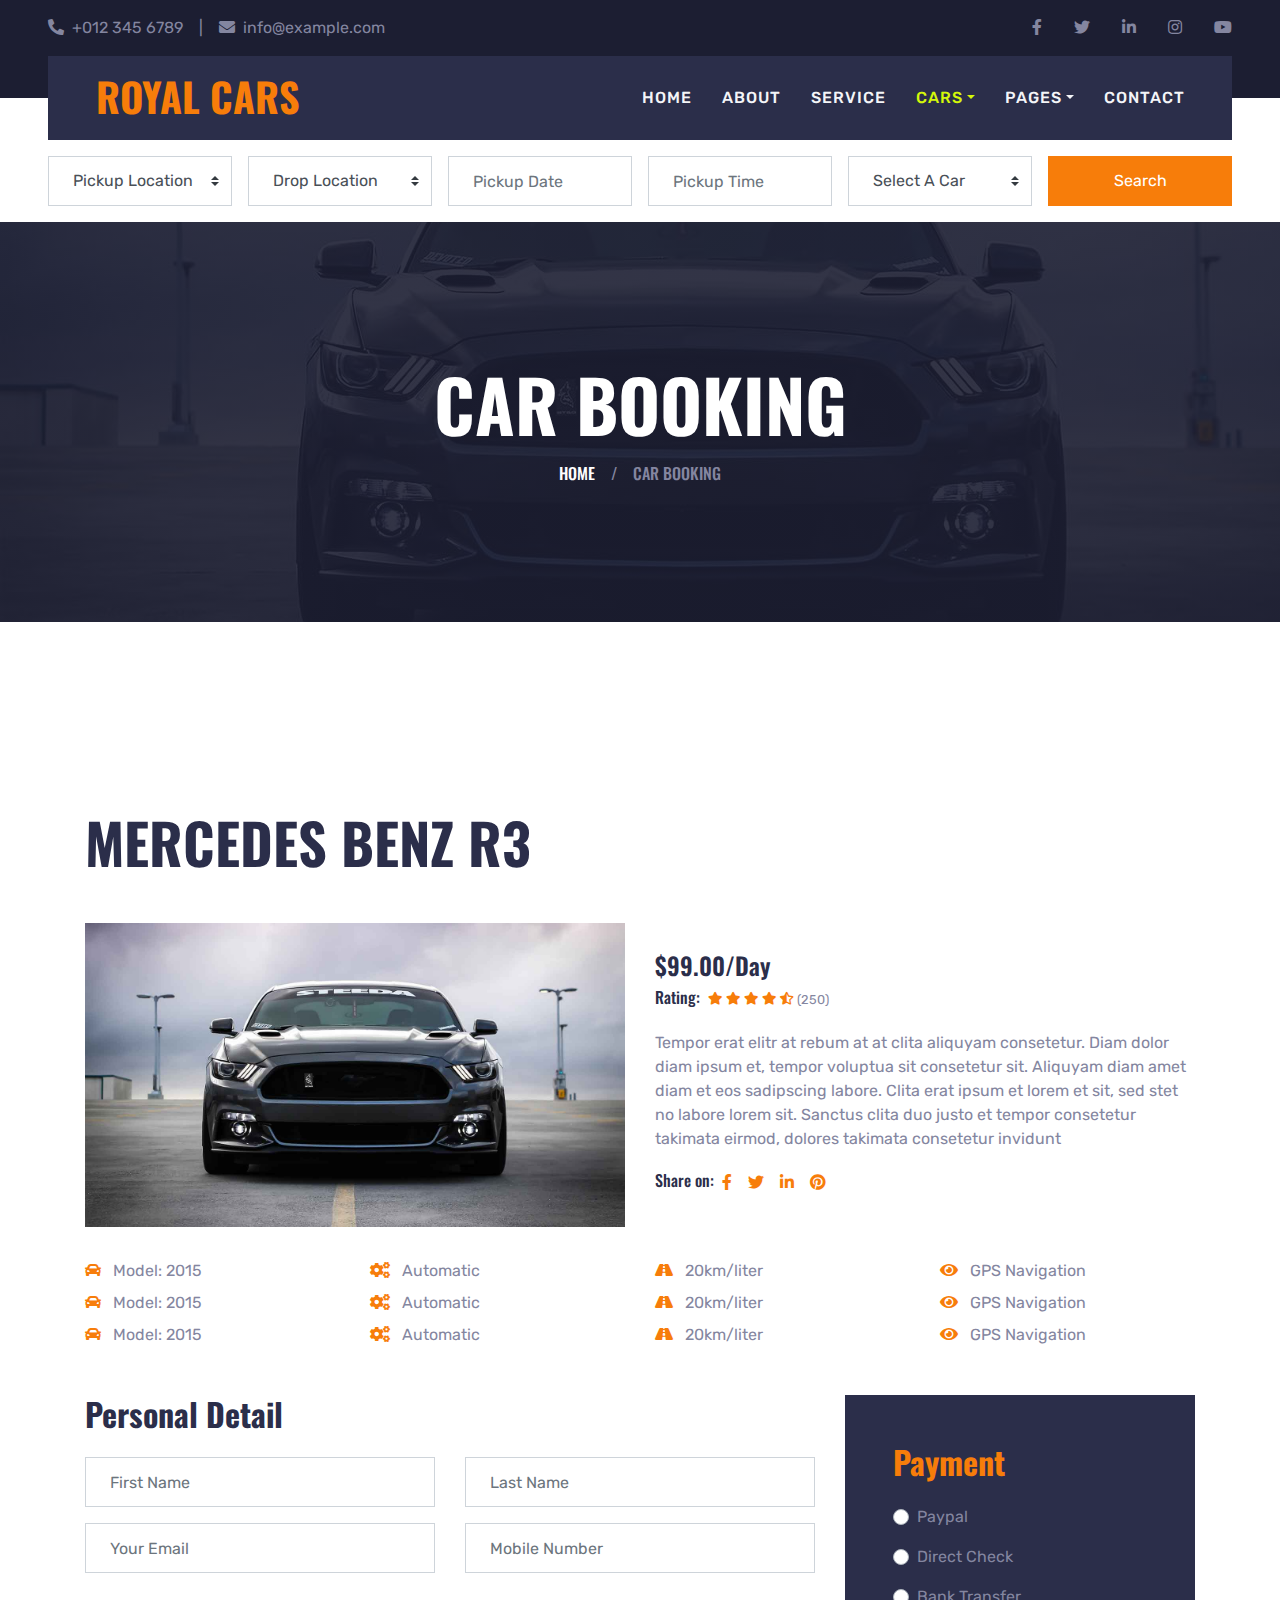
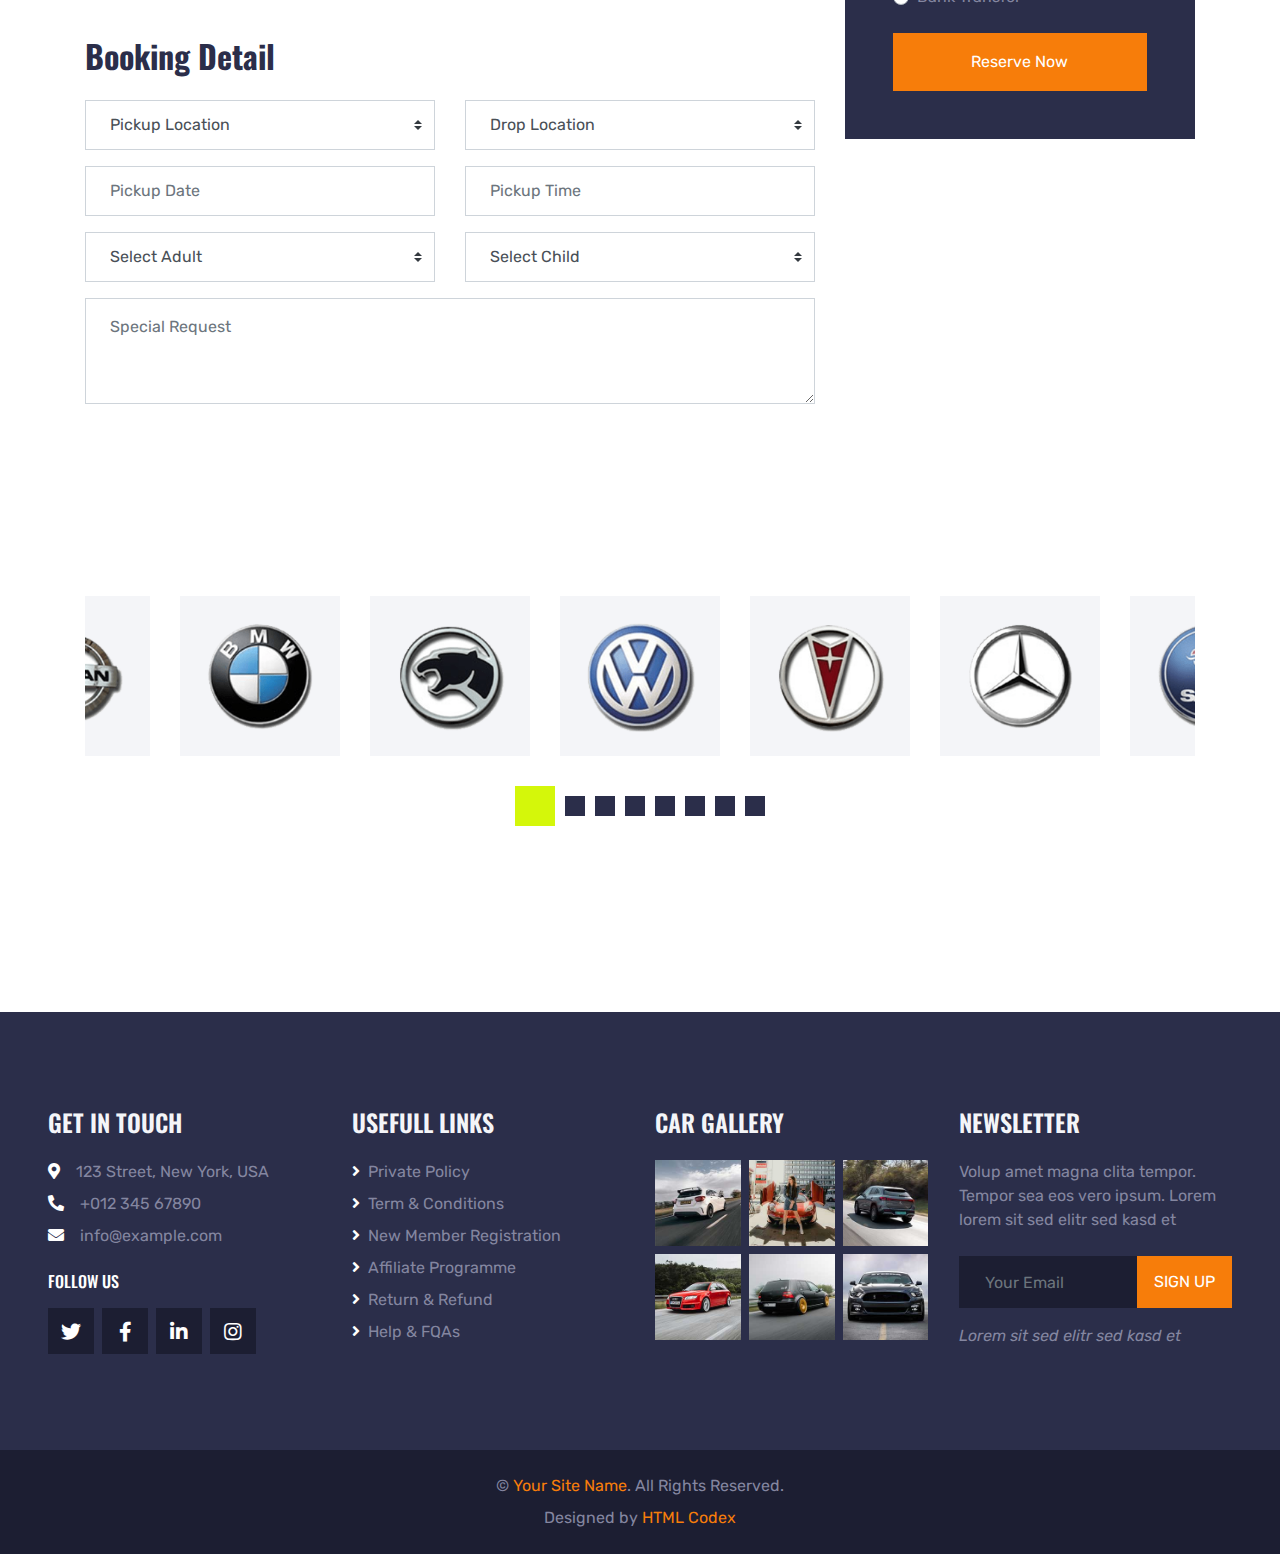
<file: booking.html>
<!DOCTYPE html>
<html lang="en">

<head>
    <meta charset="utf-8">
    <title>ROYAL CARS - Car Rental HTML Template</title>
    <meta content="width=device-width, initial-scale=1.0" name="viewport">
    <meta content="Free HTML Templates" name="keywords">
    <meta content="Free HTML Templates" name="description">

    <!-- Favicon -->
    <link href="img/favicon.ico" rel="icon">

    <!-- Google Web Fonts -->
    <link rel="preconnect" href="https://fonts.gstatic.com">
    <link href="https://fonts.googleapis.com/css2?family=Oswald:wght@400;500;600;700&family=Rubik&display=swap" rel="stylesheet"> 

    <!-- Font Awesome -->
    <link href="https://cdnjs.cloudflare.com/ajax/libs/font-awesome/5.15.0/css/all.min.css" rel="stylesheet">

    <!-- Libraries Stylesheet -->
    <link href="lib/owlcarousel/assets/owl.carousel.min.css" rel="stylesheet">
    <link href="lib/tempusdominus/css/tempusdominus-bootstrap-4.min.css" rel="stylesheet" />

    <!-- Customized Bootstrap Stylesheet -->
    <link href="css/bootstrap.min.css" rel="stylesheet">

    <!-- Template Stylesheet -->
    <link href="css/style.css" rel="stylesheet">
</head>

<body>
    <!-- Topbar Start -->
    <div class="container-fluid bg-dark py-3 px-lg-5 d-none d-lg-block">
        <div class="row">
            <div class="col-md-6 text-center text-lg-left mb-2 mb-lg-0">
                <div class="d-inline-flex align-items-center">
                    <a class="text-body pr-3" href=""><i class="fa fa-phone-alt mr-2"></i>+012 345 6789</a>
                    <span class="text-body">|</span>
                    <a class="text-body px-3" href=""><i class="fa fa-envelope mr-2"></i>info@example.com</a>
                </div>
            </div>
            <div class="col-md-6 text-center text-lg-right">
                <div class="d-inline-flex align-items-center">
                    <a class="text-body px-3" href="">
                        <i class="fab fa-facebook-f"></i>
                    </a>
                    <a class="text-body px-3" href="">
                        <i class="fab fa-twitter"></i>
                    </a>
                    <a class="text-body px-3" href="">
                        <i class="fab fa-linkedin-in"></i>
                    </a>
                    <a class="text-body px-3" href="">
                        <i class="fab fa-instagram"></i>
                    </a>
                    <a class="text-body pl-3" href="">
                        <i class="fab fa-youtube"></i>
                    </a>
                </div>
            </div>
        </div>
    </div>
    <!-- Topbar End -->


    <!-- Navbar Start -->
    <div class="container-fluid position-relative nav-bar p-0">
        <div class="position-relative px-lg-5" style="z-index: 9;">
            <nav class="navbar navbar-expand-lg bg-secondary navbar-dark py-3 py-lg-0 pl-3 pl-lg-5">
                <a href="" class="navbar-brand">
                    <h1 class="text-uppercase text-primary mb-1">Royal Cars</h1>
                </a>
                <button type="button" class="navbar-toggler" data-toggle="collapse" data-target="#navbarCollapse">
                    <span class="navbar-toggler-icon"></span>
                </button>
                <div class="collapse navbar-collapse justify-content-between px-3" id="navbarCollapse">
                    <div class="navbar-nav ml-auto py-0">
                        <a href="index.html" class="nav-item nav-link">Home</a>
                        <a href="about.html" class="nav-item nav-link">About</a>
                        <a href="service.html" class="nav-item nav-link">Service</a>
                        <div class="nav-item dropdown">
                            <a href="#" class="nav-link dropdown-toggle active" data-toggle="dropdown">Cars</a>
                            <div class="dropdown-menu rounded-0 m-0">
                                <a href="car.html" class="dropdown-item">Car Listing</a>
                                <a href="detail.html" class="dropdown-item">Car Detail</a>
                                <a href="booking.html" class="dropdown-item active">Car Booking</a>
                            </div>
                        </div>
                        <div class="nav-item dropdown">
                            <a href="#" class="nav-link dropdown-toggle" data-toggle="dropdown">Pages</a>
                            <div class="dropdown-menu rounded-0 m-0">
                                <a href="team.html" class="dropdown-item">The Team</a>
                                <a href="testimonial.html" class="dropdown-item">Testimonial</a>
                            </div>
                        </div>
                        <a href="contact.html" class="nav-item nav-link">Contact</a>
                    </div>
                </div>
            </nav>
        </div>
    </div>
    <!-- Navbar End -->


    <!-- Search Start -->
    <div class="container-fluid bg-white pt-3 px-lg-5">
        <div class="row mx-n2">
            <div class="col-xl-2 col-lg-4 col-md-6 px-2">
                <select class="custom-select px-4 mb-3" style="height: 50px;">
                    <option selected>Pickup Location</option>
                    <option value="1">Location 1</option>
                    <option value="2">Location 2</option>
                    <option value="3">Location 3</option>
                </select>
            </div>
            <div class="col-xl-2 col-lg-4 col-md-6 px-2">
                <select class="custom-select px-4 mb-3" style="height: 50px;">
                    <option selected>Drop Location</option>
                    <option value="1">Location 1</option>
                    <option value="2">Location 2</option>
                    <option value="3">Location 3</option>
                </select>
            </div>
            <div class="col-xl-2 col-lg-4 col-md-6 px-2">
                <div class="date mb-3" id="date" data-target-input="nearest">
                    <input type="text" class="form-control p-4 datetimepicker-input" placeholder="Pickup Date"
                        data-target="#date" data-toggle="datetimepicker" />
                </div>
            </div>
            <div class="col-xl-2 col-lg-4 col-md-6 px-2">
                <div class="time mb-3" id="time" data-target-input="nearest">
                    <input type="text" class="form-control p-4 datetimepicker-input" placeholder="Pickup Time"
                        data-target="#time" data-toggle="datetimepicker" />
                </div>
            </div>
            <div class="col-xl-2 col-lg-4 col-md-6 px-2">
                <select class="custom-select px-4 mb-3" style="height: 50px;">
                    <option selected>Select A Car</option>
                    <option value="1">Car 1</option>
                    <option value="2">Car 1</option>
                    <option value="3">Car 1</option>
                </select>
            </div>
            <div class="col-xl-2 col-lg-4 col-md-6 px-2">
                <button class="btn btn-primary btn-block mb-3" type="submit" style="height: 50px;">Search</button>
            </div>
        </div>
    </div>
    <!-- Search End -->


    <!-- Page Header Start -->
    <div class="container-fluid page-header">
        <h1 class="display-3 text-uppercase text-white mb-3">Car Booking</h1>
        <div class="d-inline-flex text-white">
            <h6 class="text-uppercase m-0"><a class="text-white" href="">Home</a></h6>
            <h6 class="text-body m-0 px-3">/</h6>
            <h6 class="text-uppercase text-body m-0">Car Booking</h6>
        </div>
    </div>
    <!-- Page Header Start -->


    <!-- Detail Start -->
    <div class="container-fluid pt-5">
        <div class="container pt-5 pb-3">
            <h1 class="display-4 text-uppercase mb-5">Mercedes Benz R3</h1>
            <div class="row align-items-center pb-2">
                <div class="col-lg-6 mb-4">
                    <img class="img-fluid" src="img/bg-banner.jpg" alt="">
                </div>
                <div class="col-lg-6 mb-4">
                    <h4 class="mb-2">$99.00/Day</h4>
                    <div class="d-flex mb-3">
                        <h6 class="mr-2">Rating:</h6>
                        <div class="d-flex align-items-center justify-content-center mb-1">
                            <small class="fa fa-star text-primary mr-1"></small>
                            <small class="fa fa-star text-primary mr-1"></small>
                            <small class="fa fa-star text-primary mr-1"></small>
                            <small class="fa fa-star text-primary mr-1"></small>
                            <small class="fa fa-star-half-alt text-primary mr-1"></small>
                            <small>(250)</small>
                        </div>
                    </div>
                    <p>Tempor erat elitr at rebum at at clita aliquyam consetetur. Diam dolor diam ipsum et, tempor voluptua sit consetetur sit. Aliquyam diam amet diam et eos sadipscing labore. Clita erat ipsum et lorem et sit, sed stet no labore lorem sit. Sanctus clita duo justo et tempor consetetur takimata eirmod, dolores takimata consetetur invidunt</p>
                    <div class="d-flex pt-1">
                        <h6>Share on:</h6>
                        <div class="d-inline-flex">
                            <a class="px-2" href=""><i class="fab fa-facebook-f"></i></a>
                            <a class="px-2" href=""><i class="fab fa-twitter"></i></a>
                            <a class="px-2" href=""><i class="fab fa-linkedin-in"></i></a>
                            <a class="px-2" href=""><i class="fab fa-pinterest"></i></a>
                        </div>
                    </div>
                </div>
            </div>
            <div class="row mt-n3 mt-lg-0 pb-4">
                <div class="col-md-3 col-6 mb-2">
                    <i class="fa fa-car text-primary mr-2"></i>
                    <span>Model: 2015</span>
                </div>
                <div class="col-md-3 col-6 mb-2">
                    <i class="fa fa-cogs text-primary mr-2"></i>
                    <span>Automatic</span>
                </div>
                <div class="col-md-3 col-6 mb-2">
                    <i class="fa fa-road text-primary mr-2"></i>
                    <span>20km/liter</span>
                </div>
                <div class="col-md-3 col-6 mb-2">
                    <i class="fa fa-eye text-primary mr-2"></i>
                    <span>GPS Navigation</span>
                </div>
                <div class="col-md-3 col-6 mb-2">
                    <i class="fa fa-car text-primary mr-2"></i>
                    <span>Model: 2015</span>
                </div>
                <div class="col-md-3 col-6 mb-2">
                    <i class="fa fa-cogs text-primary mr-2"></i>
                    <span>Automatic</span>
                </div>
                <div class="col-md-3 col-6 mb-2">
                    <i class="fa fa-road text-primary mr-2"></i>
                    <span>20km/liter</span>
                </div>
                <div class="col-md-3 col-6 mb-2">
                    <i class="fa fa-eye text-primary mr-2"></i>
                    <span>GPS Navigation</span>
                </div>
                <div class="col-md-3 col-6 mb-2">
                    <i class="fa fa-car text-primary mr-2"></i>
                    <span>Model: 2015</span>
                </div>
                <div class="col-md-3 col-6 mb-2">
                    <i class="fa fa-cogs text-primary mr-2"></i>
                    <span>Automatic</span>
                </div>
                <div class="col-md-3 col-6 mb-2">
                    <i class="fa fa-road text-primary mr-2"></i>
                    <span>20km/liter</span>
                </div>
                <div class="col-md-3 col-6 mb-2">
                    <i class="fa fa-eye text-primary mr-2"></i>
                    <span>GPS Navigation</span>
                </div>
            </div>
        </div>
    </div>
    <!-- Detail End -->


    <!-- Car Booking Start -->
    <div class="container-fluid pb-5">
        <div class="container">
            <div class="row">
                <div class="col-lg-8">
                    <h2 class="mb-4">Personal Detail</h2>
                    <div class="mb-5">
                        <div class="row">
                            <div class="col-6 form-group">
                                <input type="text" class="form-control p-4" placeholder="First Name" required="required">
                            </div>
                            <div class="col-6 form-group">
                                <input type="text" class="form-control p-4" placeholder="Last Name" required="required">
                            </div>
                        </div>
                        <div class="row">
                            <div class="col-6 form-group">
                                <input type="email" class="form-control p-4" placeholder="Your Email" required="required">
                            </div>
                            <div class="col-6 form-group">
                                <input type="text" class="form-control p-4" placeholder="Mobile Number" required="required">
                            </div>
                        </div>
                    </div>
                    <h2 class="mb-4">Booking Detail</h2>
                    <div class="mb-5">
                        <div class="row">
                            <div class="col-6 form-group">
                                <select class="custom-select px-4" style="height: 50px;">
                                    <option selected>Pickup Location</option>
                                    <option value="1">Location 1</option>
                                    <option value="2">Location 2</option>
                                    <option value="3">Location 3</option>
                                </select>
                            </div>
                            <div class="col-6 form-group">
                                <select class="custom-select px-4" style="height: 50px;">
                                    <option selected>Drop Location</option>
                                    <option value="1">Location 1</option>
                                    <option value="2">Location 2</option>
                                    <option value="3">Location 3</option>
                                </select>
                            </div>
                        </div>
                        <div class="row">
                            <div class="col-6 form-group">
                                <div class="date" id="date2" data-target-input="nearest">
                                    <input type="text" class="form-control p-4 datetimepicker-input" placeholder="Pickup Date"
                                        data-target="#date2" data-toggle="datetimepicker" />
                                </div>
                            </div>
                            <div class="col-6 form-group">
                                <div class="time" id="time2" data-target-input="nearest">
                                    <input type="text" class="form-control p-4 datetimepicker-input" placeholder="Pickup Time"
                                        data-target="#time2" data-toggle="datetimepicker" />
                                </div>
                            </div>
                        </div>
                        <div class="row">
                            <div class="col-6 form-group">
                                <select class="custom-select px-4" style="height: 50px;">
                                    <option selected>Select Adult</option>
                                    <option value="1">Adult 1</option>
                                    <option value="2">Adult 2</option>
                                    <option value="3">Adult 3</option>
                                </select>
                            </div>
                            <div class="col-6 form-group">
                                <select class="custom-select px-4" style="height: 50px;">
                                    <option selected>Select Child</option>
                                    <option value="1">Child 1</option>
                                    <option value="2">Child 2</option>
                                    <option value="3">Child 3</option>
                                </select>
                            </div>
                        </div>
                        <div class="form-group">
                            <textarea class="form-control py-3 px-4" rows="3" placeholder="Special Request" required="required"></textarea>
                        </div>
                    </div>
                </div>
                <div class="col-lg-4">
                    <div class="bg-secondary p-5 mb-5">
                        <h2 class="text-primary mb-4">Payment</h2>
                        <div class="form-group">
                            <div class="custom-control custom-radio">
                                <input type="radio" class="custom-control-input" name="payment" id="paypal">
                                <label class="custom-control-label" for="paypal">Paypal</label>
                            </div>
                        </div>
                        <div class="form-group">
                            <div class="custom-control custom-radio">
                                <input type="radio" class="custom-control-input" name="payment" id="directcheck">
                                <label class="custom-control-label" for="directcheck">Direct Check</label>
                            </div>
                        </div>
                        <div class="form-group mb-4">
                            <div class="custom-control custom-radio">
                                <input type="radio" class="custom-control-input" name="payment" id="banktransfer">
                                <label class="custom-control-label" for="banktransfer">Bank Transfer</label>
                            </div>
                        </div>
                        <button class="btn btn-block btn-primary py-3">Reserve Now</button>
                    </div>
                </div>
            </div>
        </div>
    </div>
    <!-- Car Booking End -->


    <!-- Vendor Start -->
    <div class="container-fluid py-5">
        <div class="container py-5">
            <div class="owl-carousel vendor-carousel">
                <div class="bg-light p-4">
                    <img src="img/vendor-1.png" alt="">
                </div>
                <div class="bg-light p-4">
                    <img src="img/vendor-2.png" alt="">
                </div>
                <div class="bg-light p-4">
                    <img src="img/vendor-3.png" alt="">
                </div>
                <div class="bg-light p-4">
                    <img src="img/vendor-4.png" alt="">
                </div>
                <div class="bg-light p-4">
                    <img src="img/vendor-5.png" alt="">
                </div>
                <div class="bg-light p-4">
                    <img src="img/vendor-6.png" alt="">
                </div>
                <div class="bg-light p-4">
                    <img src="img/vendor-7.png" alt="">
                </div>
                <div class="bg-light p-4">
                    <img src="img/vendor-8.png" alt="">
                </div>
            </div>
        </div>
    </div>
    <!-- Vendor End -->


    <!-- Footer Start -->
    <div class="container-fluid bg-secondary py-5 px-sm-3 px-md-5" style="margin-top: 90px;">
        <div class="row pt-5">
            <div class="col-lg-3 col-md-6 mb-5">
                <h4 class="text-uppercase text-light mb-4">Get In Touch</h4>
                <p class="mb-2"><i class="fa fa-map-marker-alt text-white mr-3"></i>123 Street, New York, USA</p>
                <p class="mb-2"><i class="fa fa-phone-alt text-white mr-3"></i>+012 345 67890</p>
                <p><i class="fa fa-envelope text-white mr-3"></i>info@example.com</p>
                <h6 class="text-uppercase text-white py-2">Follow Us</h6>
                <div class="d-flex justify-content-start">
                    <a class="btn btn-lg btn-dark btn-lg-square mr-2" href="#"><i class="fab fa-twitter"></i></a>
                    <a class="btn btn-lg btn-dark btn-lg-square mr-2" href="#"><i class="fab fa-facebook-f"></i></a>
                    <a class="btn btn-lg btn-dark btn-lg-square mr-2" href="#"><i class="fab fa-linkedin-in"></i></a>
                    <a class="btn btn-lg btn-dark btn-lg-square" href="#"><i class="fab fa-instagram"></i></a>
                </div>
            </div>
            <div class="col-lg-3 col-md-6 mb-5">
                <h4 class="text-uppercase text-light mb-4">Usefull Links</h4>
                <div class="d-flex flex-column justify-content-start">
                    <a class="text-body mb-2" href="#"><i class="fa fa-angle-right text-white mr-2"></i>Private Policy</a>
                    <a class="text-body mb-2" href="#"><i class="fa fa-angle-right text-white mr-2"></i>Term & Conditions</a>
                    <a class="text-body mb-2" href="#"><i class="fa fa-angle-right text-white mr-2"></i>New Member Registration</a>
                    <a class="text-body mb-2" href="#"><i class="fa fa-angle-right text-white mr-2"></i>Affiliate Programme</a>
                    <a class="text-body mb-2" href="#"><i class="fa fa-angle-right text-white mr-2"></i>Return & Refund</a>
                    <a class="text-body" href="#"><i class="fa fa-angle-right text-white mr-2"></i>Help & FQAs</a>
                </div>
            </div>
            <div class="col-lg-3 col-md-6 mb-5">
                <h4 class="text-uppercase text-light mb-4">Car Gallery</h4>
                <div class="row mx-n1">
                    <div class="col-4 px-1 mb-2">
                        <a href=""><img class="w-100" src="img/gallery-1.jpg" alt=""></a>
                    </div>
                    <div class="col-4 px-1 mb-2">
                        <a href=""><img class="w-100" src="img/gallery-2.jpg" alt=""></a>
                    </div>
                    <div class="col-4 px-1 mb-2">
                        <a href=""><img class="w-100" src="img/gallery-3.jpg" alt=""></a>
                    </div>
                    <div class="col-4 px-1 mb-2">
                        <a href=""><img class="w-100" src="img/gallery-4.jpg" alt=""></a>
                    </div>
                    <div class="col-4 px-1 mb-2">
                        <a href=""><img class="w-100" src="img/gallery-5.jpg" alt=""></a>
                    </div>
                    <div class="col-4 px-1 mb-2">
                        <a href=""><img class="w-100" src="img/gallery-6.jpg" alt=""></a>
                    </div>
                </div>
            </div>
            <div class="col-lg-3 col-md-6 mb-5">
                <h4 class="text-uppercase text-light mb-4">Newsletter</h4>
                <p class="mb-4">Volup amet magna clita tempor. Tempor sea eos vero ipsum. Lorem lorem sit sed elitr sed kasd et</p>
                <div class="w-100 mb-3">
                    <div class="input-group">
                        <input type="text" class="form-control bg-dark border-dark" style="padding: 25px;" placeholder="Your Email">
                        <div class="input-group-append">
                            <button class="btn btn-primary text-uppercase px-3">Sign Up</button>
                        </div>
                    </div>
                </div>
                <i>Lorem sit sed elitr sed kasd et</i>
            </div>
        </div>
    </div>
    <div class="container-fluid bg-dark py-4 px-sm-3 px-md-5">
        <p class="mb-2 text-center text-body">&copy; <a href="#">Your Site Name</a>. All Rights Reserved.</p>
        <p class="m-0 text-center text-body">Designed by <a href="https://htmlcodex.com">HTML Codex</a></p>
    </div>
    <!-- Footer End -->


    <!-- Back to Top -->
    <a href="#" class="btn btn-lg btn-primary btn-lg-square back-to-top"><i class="fa fa-angle-double-up"></i></a>


    <!-- JavaScript Libraries -->
    <script src="https://code.jquery.com/jquery-3.4.1.min.js"></script>
    <script src="https://stackpath.bootstrapcdn.com/bootstrap/4.4.1/js/bootstrap.bundle.min.js"></script>
    <script src="lib/easing/easing.min.js"></script>
    <script src="lib/waypoints/waypoints.min.js"></script>
    <script src="lib/owlcarousel/owl.carousel.min.js"></script>
    <script src="lib/tempusdominus/js/moment.min.js"></script>
    <script src="lib/tempusdominus/js/moment-timezone.min.js"></script>
    <script src="lib/tempusdominus/js/tempusdominus-bootstrap-4.min.js"></script>

    <!-- Template Javascript -->
    <script src="js/main.js"></script>
</body>

</html>
</file>
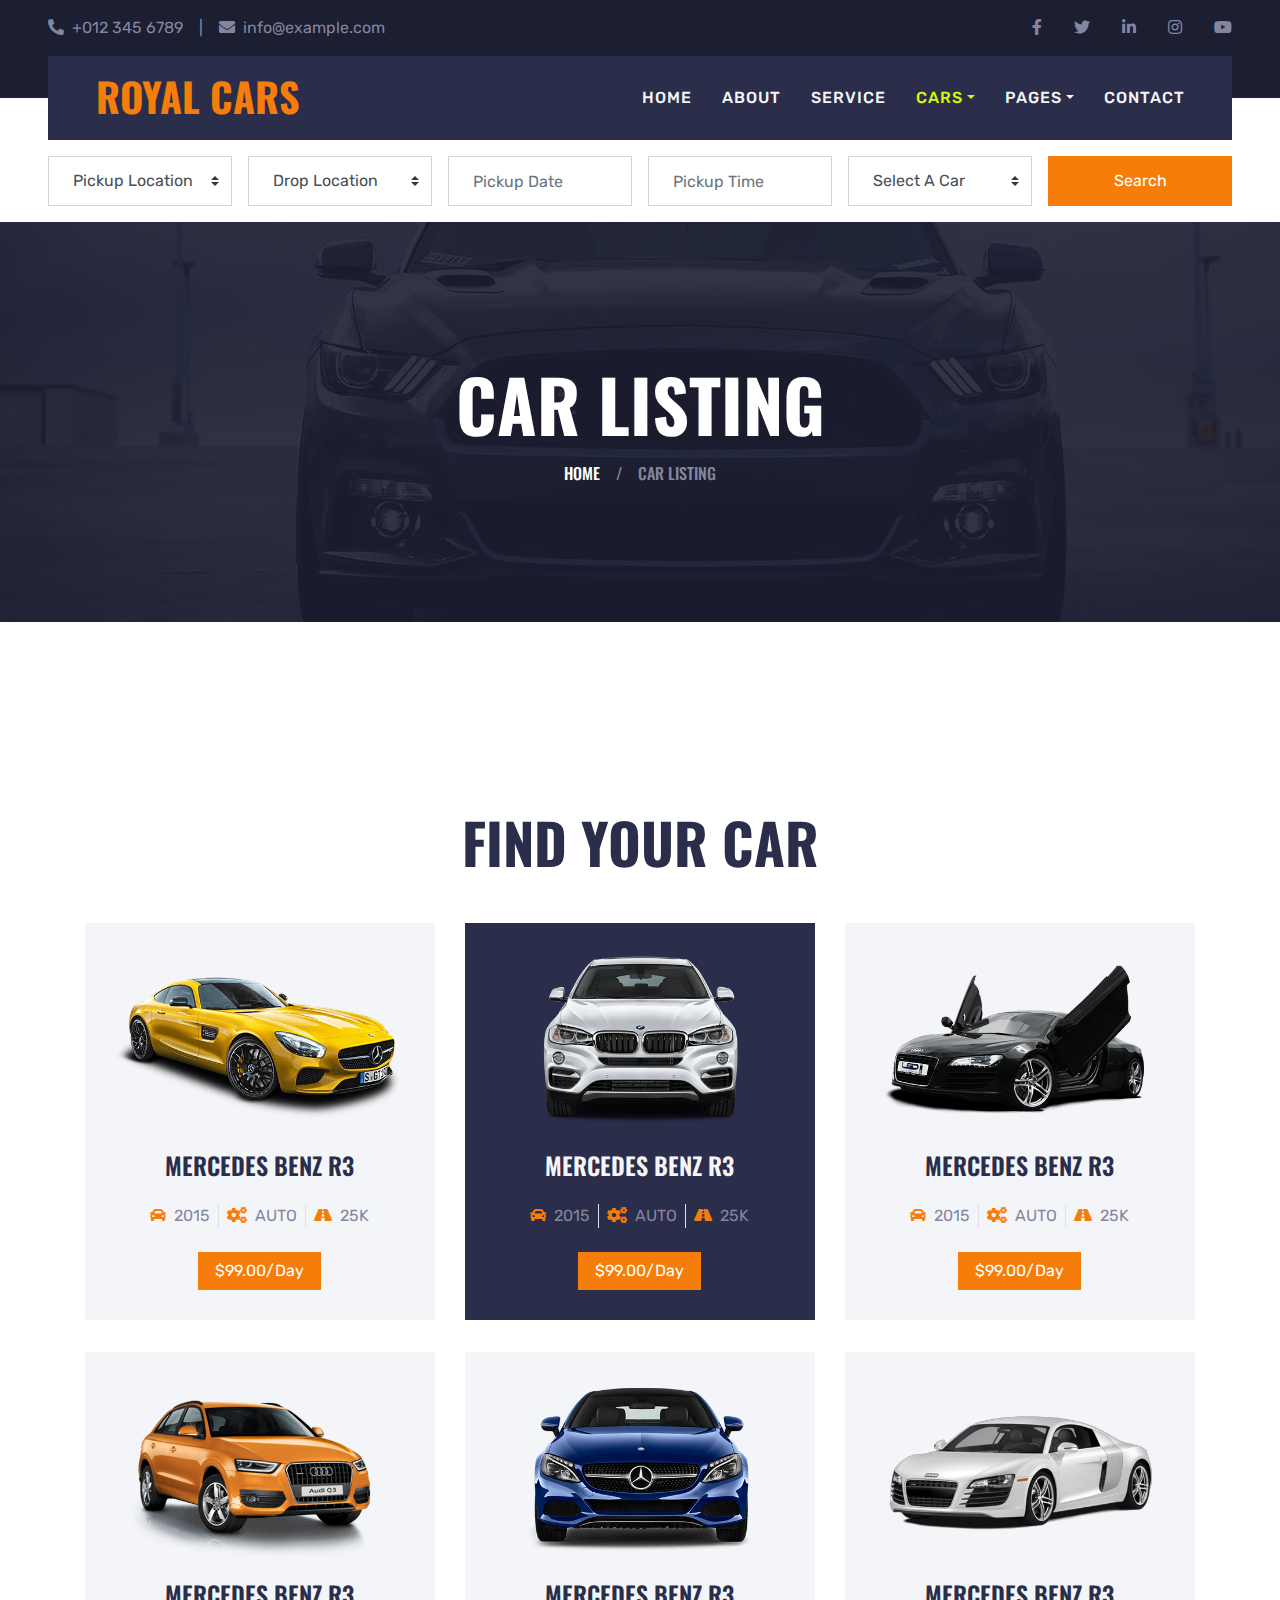
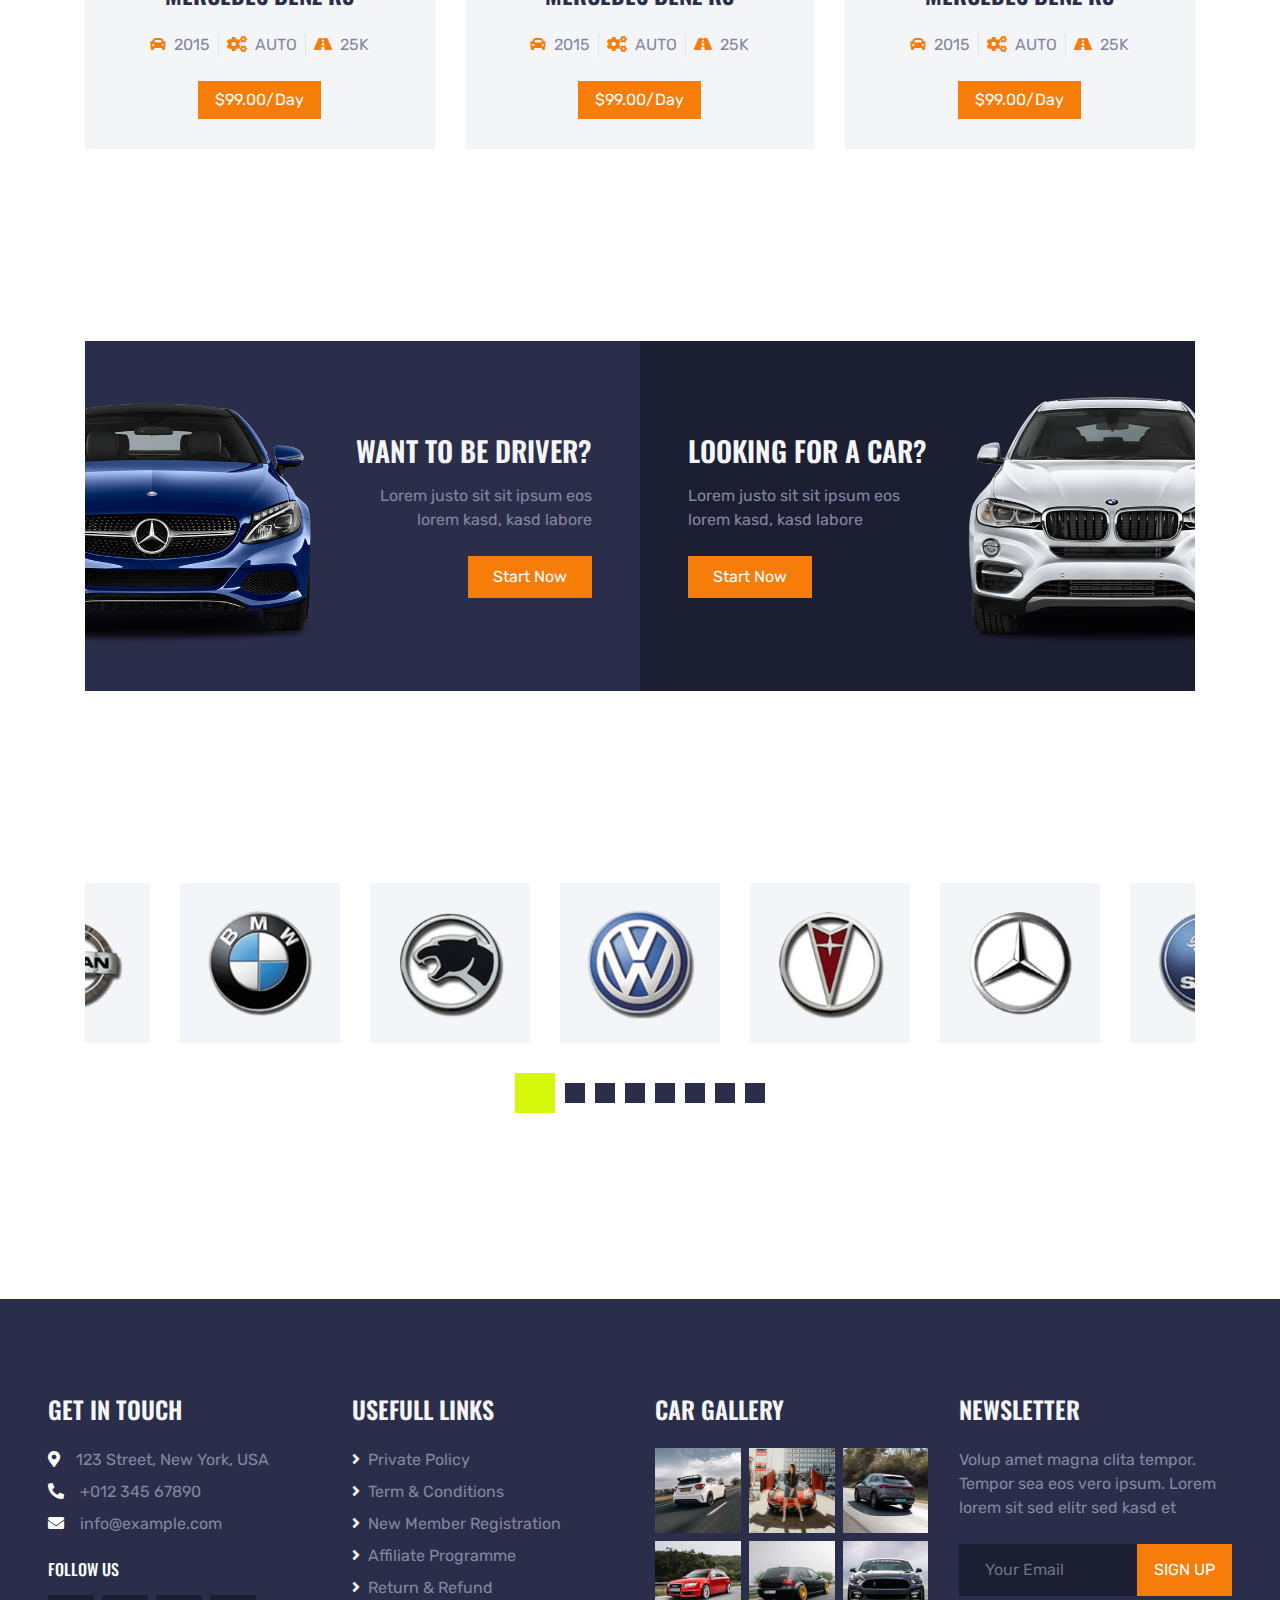
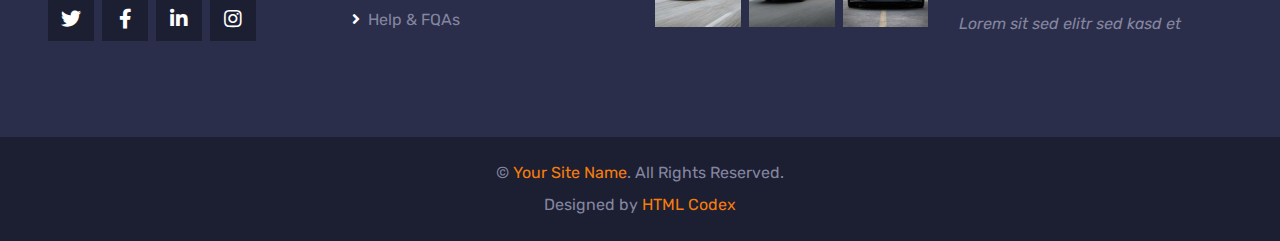
<file: car.html>
<!DOCTYPE html>
<html lang="en">

<head>
    <meta charset="utf-8">
    <title>ROYAL CARS - Car Rental HTML Template</title>
    <meta content="width=device-width, initial-scale=1.0" name="viewport">
    <meta content="Free HTML Templates" name="keywords">
    <meta content="Free HTML Templates" name="description">

    <!-- Favicon -->
    <link href="img/favicon.ico" rel="icon">

    <!-- Google Web Fonts -->
    <link rel="preconnect" href="https://fonts.gstatic.com">
    <link href="https://fonts.googleapis.com/css2?family=Oswald:wght@400;500;600;700&family=Rubik&display=swap" rel="stylesheet"> 

    <!-- Font Awesome -->
    <link href="https://cdnjs.cloudflare.com/ajax/libs/font-awesome/5.15.0/css/all.min.css" rel="stylesheet">

    <!-- Libraries Stylesheet -->
    <link href="lib/owlcarousel/assets/owl.carousel.min.css" rel="stylesheet">
    <link href="lib/tempusdominus/css/tempusdominus-bootstrap-4.min.css" rel="stylesheet" />

    <!-- Customized Bootstrap Stylesheet -->
    <link href="css/bootstrap.min.css" rel="stylesheet">

    <!-- Template Stylesheet -->
    <link href="css/style.css" rel="stylesheet">
</head>

<body>
    <!-- Topbar Start -->
    <div class="container-fluid bg-dark py-3 px-lg-5 d-none d-lg-block">
        <div class="row">
            <div class="col-md-6 text-center text-lg-left mb-2 mb-lg-0">
                <div class="d-inline-flex align-items-center">
                    <a class="text-body pr-3" href=""><i class="fa fa-phone-alt mr-2"></i>+012 345 6789</a>
                    <span class="text-body">|</span>
                    <a class="text-body px-3" href=""><i class="fa fa-envelope mr-2"></i>info@example.com</a>
                </div>
            </div>
            <div class="col-md-6 text-center text-lg-right">
                <div class="d-inline-flex align-items-center">
                    <a class="text-body px-3" href="">
                        <i class="fab fa-facebook-f"></i>
                    </a>
                    <a class="text-body px-3" href="">
                        <i class="fab fa-twitter"></i>
                    </a>
                    <a class="text-body px-3" href="">
                        <i class="fab fa-linkedin-in"></i>
                    </a>
                    <a class="text-body px-3" href="">
                        <i class="fab fa-instagram"></i>
                    </a>
                    <a class="text-body pl-3" href="">
                        <i class="fab fa-youtube"></i>
                    </a>
                </div>
            </div>
        </div>
    </div>
    <!-- Topbar End -->


    <!-- Navbar Start -->
    <div class="container-fluid position-relative nav-bar p-0">
        <div class="position-relative px-lg-5" style="z-index: 9;">
            <nav class="navbar navbar-expand-lg bg-secondary navbar-dark py-3 py-lg-0 pl-3 pl-lg-5">
                <a href="" class="navbar-brand">
                    <h1 class="text-uppercase text-primary mb-1">Royal Cars</h1>
                </a>
                <button type="button" class="navbar-toggler" data-toggle="collapse" data-target="#navbarCollapse">
                    <span class="navbar-toggler-icon"></span>
                </button>
                <div class="collapse navbar-collapse justify-content-between px-3" id="navbarCollapse">
                    <div class="navbar-nav ml-auto py-0">
                        <a href="index.html" class="nav-item nav-link">Home</a>
                        <a href="about.html" class="nav-item nav-link">About</a>
                        <a href="service.html" class="nav-item nav-link">Service</a>
                        <div class="nav-item dropdown">
                            <a href="#" class="nav-link dropdown-toggle active" data-toggle="dropdown">Cars</a>
                            <div class="dropdown-menu rounded-0 m-0">
                                <a href="car.html" class="dropdown-item active">Car Listing</a>
                                <a href="detail.html" class="dropdown-item">Car Detail</a>
                                <a href="booking.html" class="dropdown-item">Car Booking</a>
                            </div>
                        </div>
                        <div class="nav-item dropdown">
                            <a href="#" class="nav-link dropdown-toggle" data-toggle="dropdown">Pages</a>
                            <div class="dropdown-menu rounded-0 m-0">
                                <a href="team.html" class="dropdown-item">The Team</a>
                                <a href="testimonial.html" class="dropdown-item">Testimonial</a>
                            </div>
                        </div>
                        <a href="contact.html" class="nav-item nav-link">Contact</a>
                    </div>
                </div>
            </nav>
        </div>
    </div>
    <!-- Navbar End -->


    <!-- Search Start -->
    <div class="container-fluid bg-white pt-3 px-lg-5">
        <div class="row mx-n2">
            <div class="col-xl-2 col-lg-4 col-md-6 px-2">
                <select class="custom-select px-4 mb-3" style="height: 50px;">
                    <option selected>Pickup Location</option>
                    <option value="1">Location 1</option>
                    <option value="2">Location 2</option>
                    <option value="3">Location 3</option>
                </select>
            </div>
            <div class="col-xl-2 col-lg-4 col-md-6 px-2">
                <select class="custom-select px-4 mb-3" style="height: 50px;">
                    <option selected>Drop Location</option>
                    <option value="1">Location 1</option>
                    <option value="2">Location 2</option>
                    <option value="3">Location 3</option>
                </select>
            </div>
            <div class="col-xl-2 col-lg-4 col-md-6 px-2">
                <div class="date mb-3" id="date" data-target-input="nearest">
                    <input type="text" class="form-control p-4 datetimepicker-input" placeholder="Pickup Date"
                        data-target="#date" data-toggle="datetimepicker" />
                </div>
            </div>
            <div class="col-xl-2 col-lg-4 col-md-6 px-2">
                <div class="time mb-3" id="time" data-target-input="nearest">
                    <input type="text" class="form-control p-4 datetimepicker-input" placeholder="Pickup Time"
                        data-target="#time" data-toggle="datetimepicker" />
                </div>
            </div>
            <div class="col-xl-2 col-lg-4 col-md-6 px-2">
                <select class="custom-select px-4 mb-3" style="height: 50px;">
                    <option selected>Select A Car</option>
                    <option value="1">Car 1</option>
                    <option value="2">Car 1</option>
                    <option value="3">Car 1</option>
                </select>
            </div>
            <div class="col-xl-2 col-lg-4 col-md-6 px-2">
                <button class="btn btn-primary btn-block mb-3" type="submit" style="height: 50px;">Search</button>
            </div>
        </div>
    </div>
    <!-- Search End -->


    <!-- Page Header Start -->
    <div class="container-fluid page-header">
        <h1 class="display-3 text-uppercase text-white mb-3">Car Listing</h1>
        <div class="d-inline-flex text-white">
            <h6 class="text-uppercase m-0"><a class="text-white" href="">Home</a></h6>
            <h6 class="text-body m-0 px-3">/</h6>
            <h6 class="text-uppercase text-body m-0">Car Listing</h6>
        </div>
    </div>
    <!-- Page Header Start -->


    <!-- Rent A Car Start -->
    <div class="container-fluid py-5">
        <div class="container pt-5 pb-3">
            <h1 class="display-4 text-uppercase text-center mb-5">Find Your Car</h1>
            <div class="row">
                <div class="col-lg-4 col-md-6 mb-2">
                    <div class="rent-item mb-4">
                        <img class="img-fluid mb-4" src="img/car-rent-1.png" alt="">
                        <h4 class="text-uppercase mb-4">Mercedes Benz R3</h4>
                        <div class="d-flex justify-content-center mb-4">
                            <div class="px-2">
                                <i class="fa fa-car text-primary mr-1"></i>
                                <span>2015</span>
                            </div>
                            <div class="px-2 border-left border-right">
                                <i class="fa fa-cogs text-primary mr-1"></i>
                                <span>AUTO</span>
                            </div>
                            <div class="px-2">
                                <i class="fa fa-road text-primary mr-1"></i>
                                <span>25K</span>
                            </div>
                        </div>
                        <a class="btn btn-primary px-3" href="">$99.00/Day</a>
                    </div>
                </div>
                <div class="col-lg-4 col-md-6 mb-2">
                    <div class="rent-item active mb-4">
                        <img class="img-fluid mb-4" src="img/car-rent-2.png" alt="">
                        <h4 class="text-uppercase mb-4">Mercedes Benz R3</h4>
                        <div class="d-flex justify-content-center mb-4">
                            <div class="px-2">
                                <i class="fa fa-car text-primary mr-1"></i>
                                <span>2015</span>
                            </div>
                            <div class="px-2 border-left border-right">
                                <i class="fa fa-cogs text-primary mr-1"></i>
                                <span>AUTO</span>
                            </div>
                            <div class="px-2">
                                <i class="fa fa-road text-primary mr-1"></i>
                                <span>25K</span>
                            </div>
                        </div>
                        <a class="btn btn-primary px-3" href="">$99.00/Day</a>
                    </div>
                </div>
                <div class="col-lg-4 col-md-6 mb-2">
                    <div class="rent-item mb-4">
                        <img class="img-fluid mb-4" src="img/car-rent-3.png" alt="">
                        <h4 class="text-uppercase mb-4">Mercedes Benz R3</h4>
                        <div class="d-flex justify-content-center mb-4">
                            <div class="px-2">
                                <i class="fa fa-car text-primary mr-1"></i>
                                <span>2015</span>
                            </div>
                            <div class="px-2 border-left border-right">
                                <i class="fa fa-cogs text-primary mr-1"></i>
                                <span>AUTO</span>
                            </div>
                            <div class="px-2">
                                <i class="fa fa-road text-primary mr-1"></i>
                                <span>25K</span>
                            </div>
                        </div>
                        <a class="btn btn-primary px-3" href="">$99.00/Day</a>
                    </div>
                </div>
                <div class="col-lg-4 col-md-6 mb-2">
                    <div class="rent-item mb-4">
                        <img class="img-fluid mb-4" src="img/car-rent-4.png" alt="">
                        <h4 class="text-uppercase mb-4">Mercedes Benz R3</h4>
                        <div class="d-flex justify-content-center mb-4">
                            <div class="px-2">
                                <i class="fa fa-car text-primary mr-1"></i>
                                <span>2015</span>
                            </div>
                            <div class="px-2 border-left border-right">
                                <i class="fa fa-cogs text-primary mr-1"></i>
                                <span>AUTO</span>
                            </div>
                            <div class="px-2">
                                <i class="fa fa-road text-primary mr-1"></i>
                                <span>25K</span>
                            </div>
                        </div>
                        <a class="btn btn-primary px-3" href="">$99.00/Day</a>
                    </div>
                </div>
                <div class="col-lg-4 col-md-6 mb-2">
                    <div class="rent-item mb-4">
                        <img class="img-fluid mb-4" src="img/car-rent-5.png" alt="">
                        <h4 class="text-uppercase mb-4">Mercedes Benz R3</h4>
                        <div class="d-flex justify-content-center mb-4">
                            <div class="px-2">
                                <i class="fa fa-car text-primary mr-1"></i>
                                <span>2015</span>
                            </div>
                            <div class="px-2 border-left border-right">
                                <i class="fa fa-cogs text-primary mr-1"></i>
                                <span>AUTO</span>
                            </div>
                            <div class="px-2">
                                <i class="fa fa-road text-primary mr-1"></i>
                                <span>25K</span>
                            </div>
                        </div>
                        <a class="btn btn-primary px-3" href="">$99.00/Day</a>
                    </div>
                </div>
                <div class="col-lg-4 col-md-6 mb-2">
                    <div class="rent-item mb-4">
                        <img class="img-fluid mb-4" src="img/car-rent-6.png" alt="">
                        <h4 class="text-uppercase mb-4">Mercedes Benz R3</h4>
                        <div class="d-flex justify-content-center mb-4">
                            <div class="px-2">
                                <i class="fa fa-car text-primary mr-1"></i>
                                <span>2015</span>
                            </div>
                            <div class="px-2 border-left border-right">
                                <i class="fa fa-cogs text-primary mr-1"></i>
                                <span>AUTO</span>
                            </div>
                            <div class="px-2">
                                <i class="fa fa-road text-primary mr-1"></i>
                                <span>25K</span>
                            </div>
                        </div>
                        <a class="btn btn-primary px-3" href="">$99.00/Day</a>
                    </div>
                </div>
            </div>
        </div>
    </div>
    <!-- Rent A Car End -->


    <!-- Banner Start -->
    <div class="container-fluid py-5">
        <div class="container py-5">
            <div class="row mx-0">
                <div class="col-lg-6 px-0">
                    <div class="px-5 bg-secondary d-flex align-items-center justify-content-between" style="height: 350px;">
                        <img class="img-fluid flex-shrink-0 ml-n5 w-50 mr-4" src="img/banner-left.png" alt="">
                        <div class="text-right">
                            <h3 class="text-uppercase text-light mb-3">Want to be driver?</h3>
                            <p class="mb-4">Lorem justo sit sit ipsum eos lorem kasd, kasd labore</p>
                            <a class="btn btn-primary py-2 px-4" href="">Start Now</a>
                        </div>
                    </div>
                </div>
                <div class="col-lg-6 px-0">
                    <div class="px-5 bg-dark d-flex align-items-center justify-content-between" style="height: 350px;">
                        <div class="text-left">
                            <h3 class="text-uppercase text-light mb-3">Looking for a car?</h3>
                            <p class="mb-4">Lorem justo sit sit ipsum eos lorem kasd, kasd labore</p>
                            <a class="btn btn-primary py-2 px-4" href="">Start Now</a>
                        </div>
                        <img class="img-fluid flex-shrink-0 mr-n5 w-50 ml-4" src="img/banner-right.png" alt="">
                    </div>
                </div>
            </div>
        </div>
    </div>
    <!-- Banner End -->


    <!-- Vendor Start -->
    <div class="container-fluid py-5">
        <div class="container py-5">
            <div class="owl-carousel vendor-carousel">
                <div class="bg-light p-4">
                    <img src="img/vendor-1.png" alt="">
                </div>
                <div class="bg-light p-4">
                    <img src="img/vendor-2.png" alt="">
                </div>
                <div class="bg-light p-4">
                    <img src="img/vendor-3.png" alt="">
                </div>
                <div class="bg-light p-4">
                    <img src="img/vendor-4.png" alt="">
                </div>
                <div class="bg-light p-4">
                    <img src="img/vendor-5.png" alt="">
                </div>
                <div class="bg-light p-4">
                    <img src="img/vendor-6.png" alt="">
                </div>
                <div class="bg-light p-4">
                    <img src="img/vendor-7.png" alt="">
                </div>
                <div class="bg-light p-4">
                    <img src="img/vendor-8.png" alt="">
                </div>
            </div>
        </div>
    </div>
    <!-- Vendor End -->


    <!-- Footer Start -->
    <div class="container-fluid bg-secondary py-5 px-sm-3 px-md-5" style="margin-top: 90px;">
        <div class="row pt-5">
            <div class="col-lg-3 col-md-6 mb-5">
                <h4 class="text-uppercase text-light mb-4">Get In Touch</h4>
                <p class="mb-2"><i class="fa fa-map-marker-alt text-white mr-3"></i>123 Street, New York, USA</p>
                <p class="mb-2"><i class="fa fa-phone-alt text-white mr-3"></i>+012 345 67890</p>
                <p><i class="fa fa-envelope text-white mr-3"></i>info@example.com</p>
                <h6 class="text-uppercase text-white py-2">Follow Us</h6>
                <div class="d-flex justify-content-start">
                    <a class="btn btn-lg btn-dark btn-lg-square mr-2" href="#"><i class="fab fa-twitter"></i></a>
                    <a class="btn btn-lg btn-dark btn-lg-square mr-2" href="#"><i class="fab fa-facebook-f"></i></a>
                    <a class="btn btn-lg btn-dark btn-lg-square mr-2" href="#"><i class="fab fa-linkedin-in"></i></a>
                    <a class="btn btn-lg btn-dark btn-lg-square" href="#"><i class="fab fa-instagram"></i></a>
                </div>
            </div>
            <div class="col-lg-3 col-md-6 mb-5">
                <h4 class="text-uppercase text-light mb-4">Usefull Links</h4>
                <div class="d-flex flex-column justify-content-start">
                    <a class="text-body mb-2" href="#"><i class="fa fa-angle-right text-white mr-2"></i>Private Policy</a>
                    <a class="text-body mb-2" href="#"><i class="fa fa-angle-right text-white mr-2"></i>Term & Conditions</a>
                    <a class="text-body mb-2" href="#"><i class="fa fa-angle-right text-white mr-2"></i>New Member Registration</a>
                    <a class="text-body mb-2" href="#"><i class="fa fa-angle-right text-white mr-2"></i>Affiliate Programme</a>
                    <a class="text-body mb-2" href="#"><i class="fa fa-angle-right text-white mr-2"></i>Return & Refund</a>
                    <a class="text-body" href="#"><i class="fa fa-angle-right text-white mr-2"></i>Help & FQAs</a>
                </div>
            </div>
            <div class="col-lg-3 col-md-6 mb-5">
                <h4 class="text-uppercase text-light mb-4">Car Gallery</h4>
                <div class="row mx-n1">
                    <div class="col-4 px-1 mb-2">
                        <a href=""><img class="w-100" src="img/gallery-1.jpg" alt=""></a>
                    </div>
                    <div class="col-4 px-1 mb-2">
                        <a href=""><img class="w-100" src="img/gallery-2.jpg" alt=""></a>
                    </div>
                    <div class="col-4 px-1 mb-2">
                        <a href=""><img class="w-100" src="img/gallery-3.jpg" alt=""></a>
                    </div>
                    <div class="col-4 px-1 mb-2">
                        <a href=""><img class="w-100" src="img/gallery-4.jpg" alt=""></a>
                    </div>
                    <div class="col-4 px-1 mb-2">
                        <a href=""><img class="w-100" src="img/gallery-5.jpg" alt=""></a>
                    </div>
                    <div class="col-4 px-1 mb-2">
                        <a href=""><img class="w-100" src="img/gallery-6.jpg" alt=""></a>
                    </div>
                </div>
            </div>
            <div class="col-lg-3 col-md-6 mb-5">
                <h4 class="text-uppercase text-light mb-4">Newsletter</h4>
                <p class="mb-4">Volup amet magna clita tempor. Tempor sea eos vero ipsum. Lorem lorem sit sed elitr sed kasd et</p>
                <div class="w-100 mb-3">
                    <div class="input-group">
                        <input type="text" class="form-control bg-dark border-dark" style="padding: 25px;" placeholder="Your Email">
                        <div class="input-group-append">
                            <button class="btn btn-primary text-uppercase px-3">Sign Up</button>
                        </div>
                    </div>
                </div>
                <i>Lorem sit sed elitr sed kasd et</i>
            </div>
        </div>
    </div>
    <div class="container-fluid bg-dark py-4 px-sm-3 px-md-5">
        <p class="mb-2 text-center text-body">&copy; <a href="#">Your Site Name</a>. All Rights Reserved.</p>
        <p class="m-0 text-center text-body">Designed by <a href="https://htmlcodex.com">HTML Codex</a></p>
    </div>
    <!-- Footer End -->


    <!-- Back to Top -->
    <a href="#" class="btn btn-lg btn-primary btn-lg-square back-to-top"><i class="fa fa-angle-double-up"></i></a>


    <!-- JavaScript Libraries -->
    <script src="https://code.jquery.com/jquery-3.4.1.min.js"></script>
    <script src="https://stackpath.bootstrapcdn.com/bootstrap/4.4.1/js/bootstrap.bundle.min.js"></script>
    <script src="lib/easing/easing.min.js"></script>
    <script src="lib/waypoints/waypoints.min.js"></script>
    <script src="lib/owlcarousel/owl.carousel.min.js"></script>
    <script src="lib/tempusdominus/js/moment.min.js"></script>
    <script src="lib/tempusdominus/js/moment-timezone.min.js"></script>
    <script src="lib/tempusdominus/js/tempusdominus-bootstrap-4.min.js"></script>

    <!-- Template Javascript -->
    <script src="js/main.js"></script>
</body>

</html>
</file>
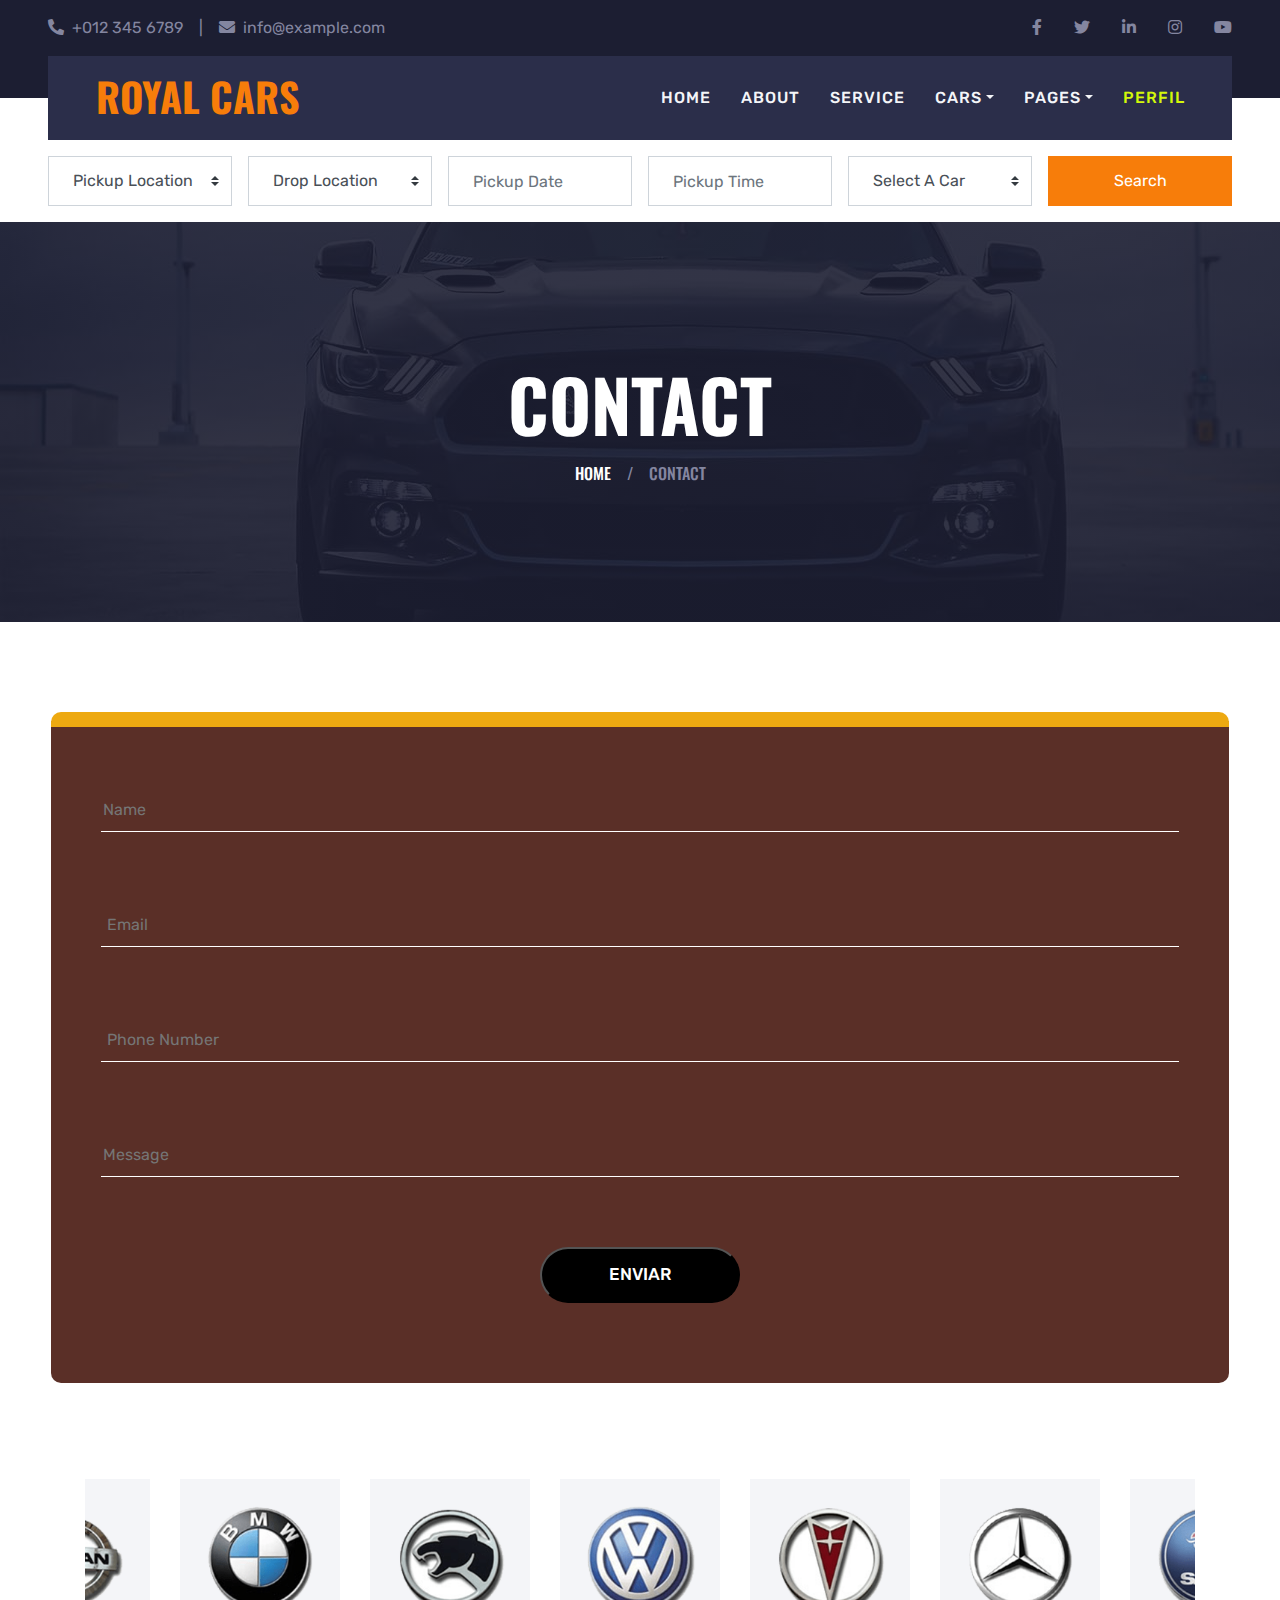
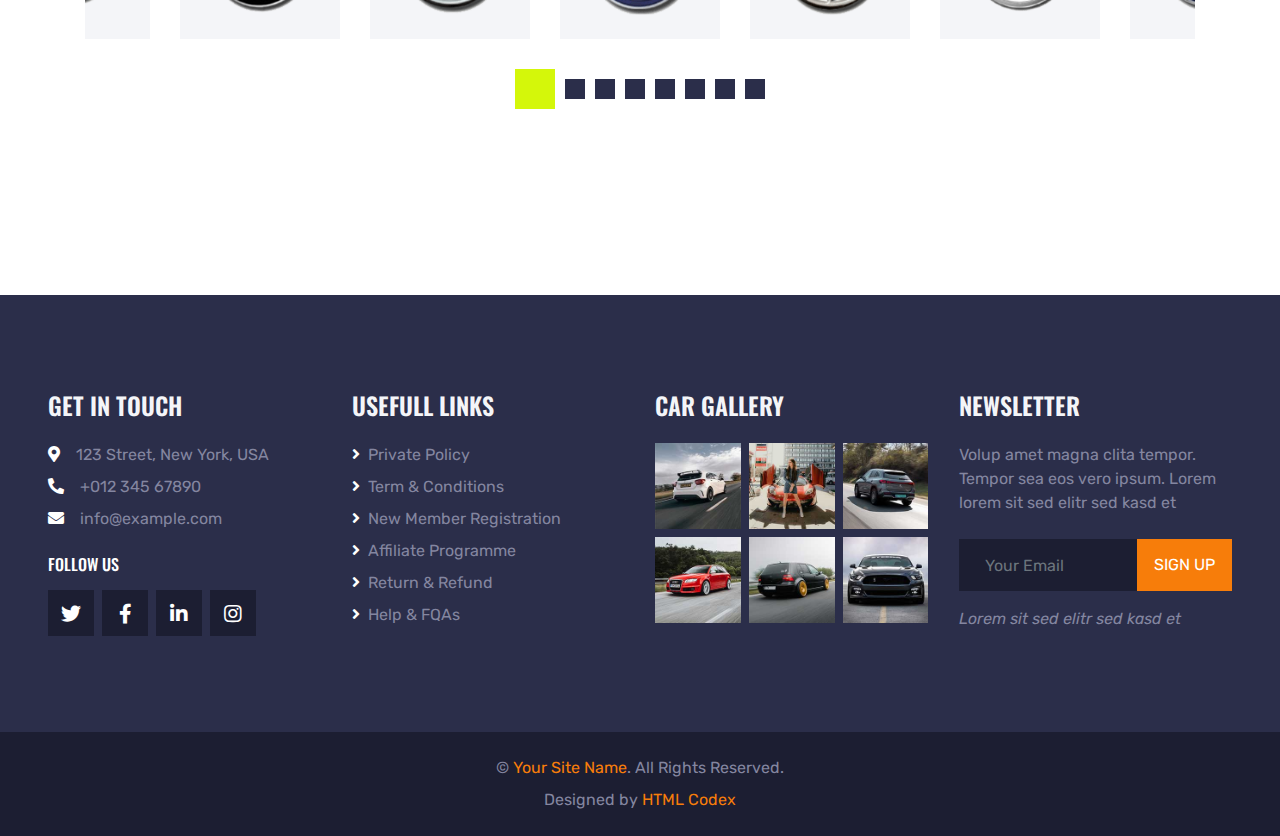
<file: contact.html>
<!DOCTYPE html>
<html lang="en">

<head>
    <meta charset="utf-8">
    <title>ROYAL CARS - Car Rental HTML Template</title>
    <meta content="width=device-width, initial-scale=1.0" name="viewport">
    <meta content="Free HTML Templates" name="keywords">
    <meta content="Free HTML Templates" name="description">

    <!-- Favicon -->
    <link href="img/favicon.ico" rel="icon">

    <!-- Google Web Fonts -->
    <link rel="preconnect" href="https://fonts.gstatic.com">
    <link href="https://fonts.googleapis.com/css2?family=Oswald:wght@400;500;600;700&family=Rubik&display=swap" rel="stylesheet"> 

    <!-- Font Awesome -->
    <link href="https://cdnjs.cloudflare.com/ajax/libs/font-awesome/5.15.0/css/all.min.css" rel="stylesheet">

    <!-- Libraries Stylesheet -->
    <link href="lib/owlcarousel/assets/owl.carousel.min.css" rel="stylesheet">
    <link href="lib/tempusdominus/css/tempusdominus-bootstrap-4.min.css" rel="stylesheet" />

    <!-- Customized Bootstrap Stylesheet -->
    <link href="css/bootstrap.min.css" rel="stylesheet">

    <!-- Template Stylesheet -->
    <link href="css/style.css" rel="stylesheet">
</head>

<body>
    <!-- Topbar Start -->
    <div class="container-fluid bg-dark py-3 px-lg-5 d-none d-lg-block">
        <div class="row">
            <div class="col-md-6 text-center text-lg-left mb-2 mb-lg-0">
                <div class="d-inline-flex align-items-center">
                    <a class="text-body pr-3" href=""><i class="fa fa-phone-alt mr-2"></i>+012 345 6789</a>
                    <span class="text-body">|</span>
                    <a class="text-body px-3" href=""><i class="fa fa-envelope mr-2"></i>info@example.com</a>
                </div>
            </div>
            <div class="col-md-6 text-center text-lg-right">
                <div class="d-inline-flex align-items-center">
                    <a class="text-body px-3" href="">
                        <i class="fab fa-facebook-f"></i>
                    </a>
                    <a class="text-body px-3" href="">
                        <i class="fab fa-twitter"></i>
                    </a>
                    <a class="text-body px-3" href="">
                        <i class="fab fa-linkedin-in"></i>
                    </a>
                    <a class="text-body px-3" href="">
                        <i class="fab fa-instagram"></i>
                    </a>
                    <a class="text-body pl-3" href="">
                        <i class="fab fa-youtube"></i>
                    </a>
                </div>
            </div>
        </div>
    </div>
    <!-- Topbar End -->


    <!-- Navbar Start -->
    <div class="container-fluid position-relative nav-bar p-0">
        <div class="position-relative px-lg-5" style="z-index: 9;">
            <nav class="navbar navbar-expand-lg bg-secondary navbar-dark py-3 py-lg-0 pl-3 pl-lg-5">
                <a href="" class="navbar-brand">
                    <h1 class="text-uppercase text-primary mb-1">Royal Cars</h1>
                </a>
                <button type="button" class="navbar-toggler" data-toggle="collapse" data-target="#navbarCollapse">
                    <span class="navbar-toggler-icon"></span>
                </button>
                <div class="collapse navbar-collapse justify-content-between px-3" id="navbarCollapse">
                    <div class="navbar-nav ml-auto py-0">
                        <a href="index.html" class="nav-item nav-link">Home</a>
                        <a href="about.html" class="nav-item nav-link">About</a>
                        <a href="service.html" class="nav-item nav-link">Service</a>
                        <div class="nav-item dropdown">
                            <a href="#" class="nav-link dropdown-toggle" data-toggle="dropdown">Cars</a>
                            <div class="dropdown-menu rounded-0 m-0">
                                <a href="car.html" class="dropdown-item">Car Listing</a>
                                <a href="detail.html" class="dropdown-item">Car Detail</a>
                                <a href="booking.html" class="dropdown-item">Car Booking</a>
                            </div>
                        </div>
                        <div class="nav-item dropdown">
                            <a href="#" class="nav-link dropdown-toggle" data-toggle="dropdown">Pages</a>
                            <div class="dropdown-menu rounded-0 m-0">
                                <a href="team.html" class="dropdown-item">The Team</a>
                                <a href="testimonial.html" class="dropdown-item">Testimonial</a>
                            </div>
                        </div>
                        <a href="contact.html" class="naitemv- nav-link active">Perfil</a>
                    </div>
                </div>
            </nav>
        </div>
    </div>
    <!-- Navbar End -->


    <!-- Search Start -->
    <div class="container-fluid bg-white pt-3 px-lg-5">
        <div class="row mx-n2">
            <div class="col-xl-2 col-lg-4 col-md-6 px-2">
                <select class="custom-select px-4 mb-3" style="height: 50px;">
                    <option selected>Pickup Location</option>
                    <option value="1">Location 1</option>
                    <option value="2">Location 2</option>
                    <option value="3">Location 3</option>
                </select>
            </div>
            <div class="col-xl-2 col-lg-4 col-md-6 px-2">
                <select class="custom-select px-4 mb-3" style="height: 50px;">
                    <option selected>Drop Location</option>
                    <option value="1">Location 1</option>
                    <option value="2">Location 2</option>
                    <option value="3">Location 3</option>
                </select>
            </div>
            <div class="col-xl-2 col-lg-4 col-md-6 px-2">
                <div class="date mb-3" id="date" data-target-input="nearest">
                    <input type="text" class="form-control p-4 datetimepicker-input" placeholder="Pickup Date"
                        data-target="#date" data-toggle="datetimepicker" />
                </div>
            </div>
            <div class="col-xl-2 col-lg-4 col-md-6 px-2">
                <div class="time mb-3" id="time" data-target-input="nearest">
                    <input type="text" class="form-control p-4 datetimepicker-input" placeholder="Pickup Time"
                        data-target="#time" data-toggle="datetimepicker" />
                </div>
            </div>
            <div class="col-xl-2 col-lg-4 col-md-6 px-2">
                <select class="custom-select px-4 mb-3" style="height: 50px;">
                    <option selected>Select A Car</option>
                    <option value="1">Car 1</option>
                    <option value="2">Car 1</option>
                    <option value="3">Car 1</option>
                </select>
            </div>
            <div class="col-xl-2 col-lg-4 col-md-6 px-2">
                <button class="btn btn-primary btn-block mb-3" type="submit" style="height: 50px;">Search</button>
            </div>
        </div>
    </div>
    <!-- Search End -->


    <!-- Page Header Start -->
    <div class="container-fluid page-header">
        <h1 class="display-3 text-uppercase text-white mb-3">Contact</h1>
        <div class="d-inline-flex text-white">
            <h6 class="text-uppercase m-0"><a class="text-white" href="">Home</a></h6>
            <h6 class="text-body m-0 px-3">/</h6>
            <h6 class="text-uppercase text-body m-0">Contact</h6>
        </div>
    </div>
    <!-- Page Header Start -->


    <!-- Contact Start -->
    <div class = "nombrechistoso"> 
        <div> 
            <form id="request" class="main_form">
                <div class="row">
                    <div class="col-md-12 ">
                        <input class="contactus" placeholder="Name" type="type" name="Name"> 
                    </div>
                    <div class="col-md-12">
                        <input class="contactus" placeholder=" Email" type="type" name="Email"> 
                    </div>
                    <div class="col-md-12">
                        <input class="contactus" placeholder=" Phone Number" type="type" name="Phone Number">                          
                    </div>
                    <div class="col-md-12">
                        <input class="contactus" placeholder="Message" type="type" Message="Name"> </input>
                    </div>
                    <div class="col-sm-12">
                        <button class="send_btn">Enviar</button>
                    </div>
                </div>
            </form>
        </div>
    </div>
    <!-- Contact End -->


    <!-- Vendor Start -->
    <div class="container-fluid py-5">
        <div class="container py-5">
            <div class="owl-carousel vendor-carousel">
                <div class="bg-light p-4">
                    <img src="img/vendor-1.png" alt="">
                </div>
                <div class="bg-light p-4">
                    <img src="img/vendor-2.png" alt="">
                </div>
                <div class="bg-light p-4">
                    <img src="img/vendor-3.png" alt="">
                </div>
                <div class="bg-light p-4">
                    <img src="img/vendor-4.png" alt="">
                </div>
                <div class="bg-light p-4">
                    <img src="img/vendor-5.png" alt="">
                </div>
                <div class="bg-light p-4">
                    <img src="img/vendor-6.png" alt="">
                </div>
                <div class="bg-light p-4">
                    <img src="img/vendor-7.png" alt="">
                </div>
                <div class="bg-light p-4">
                    <img src="img/vendor-8.png" alt="">
                </div>
            </div>
        </div>
    </div>
    <!-- Vendor End -->


    <!-- Footer Start -->
    <div class="container-fluid bg-secondary py-5 px-sm-3 px-md-5" style="margin-top: 90px;">
        <div class="row pt-5">
            <div class="col-lg-3 col-md-6 mb-5">
                <h4 class="text-uppercase text-light mb-4">Get In Touch</h4>
                <p class="mb-2"><i class="fa fa-map-marker-alt text-white mr-3"></i>123 Street, New York, USA</p>
                <p class="mb-2"><i class="fa fa-phone-alt text-white mr-3"></i>+012 345 67890</p>
                <p><i class="fa fa-envelope text-white mr-3"></i>info@example.com</p>
                <h6 class="text-uppercase text-white py-2">Follow Us</h6>
                <div class="d-flex justify-content-start">
                    <a class="btn btn-lg btn-dark btn-lg-square mr-2" href="#"><i class="fab fa-twitter"></i></a>
                    <a class="btn btn-lg btn-dark btn-lg-square mr-2" href="#"><i class="fab fa-facebook-f"></i></a>
                    <a class="btn btn-lg btn-dark btn-lg-square mr-2" href="#"><i class="fab fa-linkedin-in"></i></a>
                    <a class="btn btn-lg btn-dark btn-lg-square" href="#"><i class="fab fa-instagram"></i></a>
                </div>
            </div>
            <div class="col-lg-3 col-md-6 mb-5">
                <h4 class="text-uppercase text-light mb-4">Usefull Links</h4>
                <div class="d-flex flex-column justify-content-start">
                    <a class="text-body mb-2" href="#"><i class="fa fa-angle-right text-white mr-2"></i>Private Policy</a>
                    <a class="text-body mb-2" href="#"><i class="fa fa-angle-right text-white mr-2"></i>Term & Conditions</a>
                    <a class="text-body mb-2" href="#"><i class="fa fa-angle-right text-white mr-2"></i>New Member Registration</a>
                    <a class="text-body mb-2" href="#"><i class="fa fa-angle-right text-white mr-2"></i>Affiliate Programme</a>
                    <a class="text-body mb-2" href="#"><i class="fa fa-angle-right text-white mr-2"></i>Return & Refund</a>
                    <a class="text-body" href="#"><i class="fa fa-angle-right text-white mr-2"></i>Help & FQAs</a>
                </div>
            </div>
            <div class="col-lg-3 col-md-6 mb-5">
                <h4 class="text-uppercase text-light mb-4">Car Gallery</h4>
                <div class="row mx-n1">
                    <div class="col-4 px-1 mb-2">
                        <a href=""><img class="w-100" src="img/gallery-1.jpg" alt=""></a>
                    </div>
                    <div class="col-4 px-1 mb-2">
                        <a href=""><img class="w-100" src="img/gallery-2.jpg" alt=""></a>
                    </div>
                    <div class="col-4 px-1 mb-2">
                        <a href=""><img class="w-100" src="img/gallery-3.jpg" alt=""></a>
                    </div>
                    <div class="col-4 px-1 mb-2">
                        <a href=""><img class="w-100" src="img/gallery-4.jpg" alt=""></a>
                    </div>
                    <div class="col-4 px-1 mb-2">
                        <a href=""><img class="w-100" src="img/gallery-5.jpg" alt=""></a>
                    </div>
                    <div class="col-4 px-1 mb-2">
                        <a href=""><img class="w-100" src="img/gallery-6.jpg" alt=""></a>
                    </div>
                </div>
            </div>
            <div class="col-lg-3 col-md-6 mb-5">
                <h4 class="text-uppercase text-light mb-4">Newsletter</h4>
                <p class="mb-4">Volup amet magna clita tempor. Tempor sea eos vero ipsum. Lorem lorem sit sed elitr sed kasd et</p>
                <div class="w-100 mb-3">
                    <div class="input-group">
                        <input type="text" class="form-control bg-dark border-dark" style="padding: 25px;" placeholder="Your Email">
                        <div class="input-group-append">
                            <button class="btn btn-primary text-uppercase px-3">Sign Up</button>
                        </div>
                    </div>
                </div>
                <i>Lorem sit sed elitr sed kasd et</i>
            </div>
        </div>
    </div>
    <div class="container-fluid bg-dark py-4 px-sm-3 px-md-5">
        <p class="mb-2 text-center text-body">&copy; <a href="#">Your Site Name</a>. All Rights Reserved.</p>
        <p class="m-0 text-center text-body">Designed by <a href="https://htmlcodex.com">HTML Codex</a></p>
    </div>
    <!-- Footer End -->


    <!-- Back to Top -->
    <a href="#" class="btn btn-lg btn-primary btn-lg-square back-to-top"><i class="fa fa-angle-double-up"></i></a>


    <!-- JavaScript Libraries -->
    <script src="https://code.jquery.com/jquery-3.4.1.min.js"></script>
    <script src="https://stackpath.bootstrapcdn.com/bootstrap/4.4.1/js/bootstrap.bundle.min.js"></script>
    <script src="lib/easing/easing.min.js"></script>
    <script src="lib/waypoints/waypoints.min.js"></script>
    <script src="lib/owlcarousel/owl.carousel.min.js"></script>
    <script src="lib/tempusdominus/js/moment.min.js"></script>
    <script src="lib/tempusdominus/js/moment-timezone.min.js"></script>
    <script src="lib/tempusdominus/js/tempusdominus-bootstrap-4.min.js"></script>

    <!-- Template Javascript -->
    <script src="js/main.js"></script>
</body>

</html>
</file>
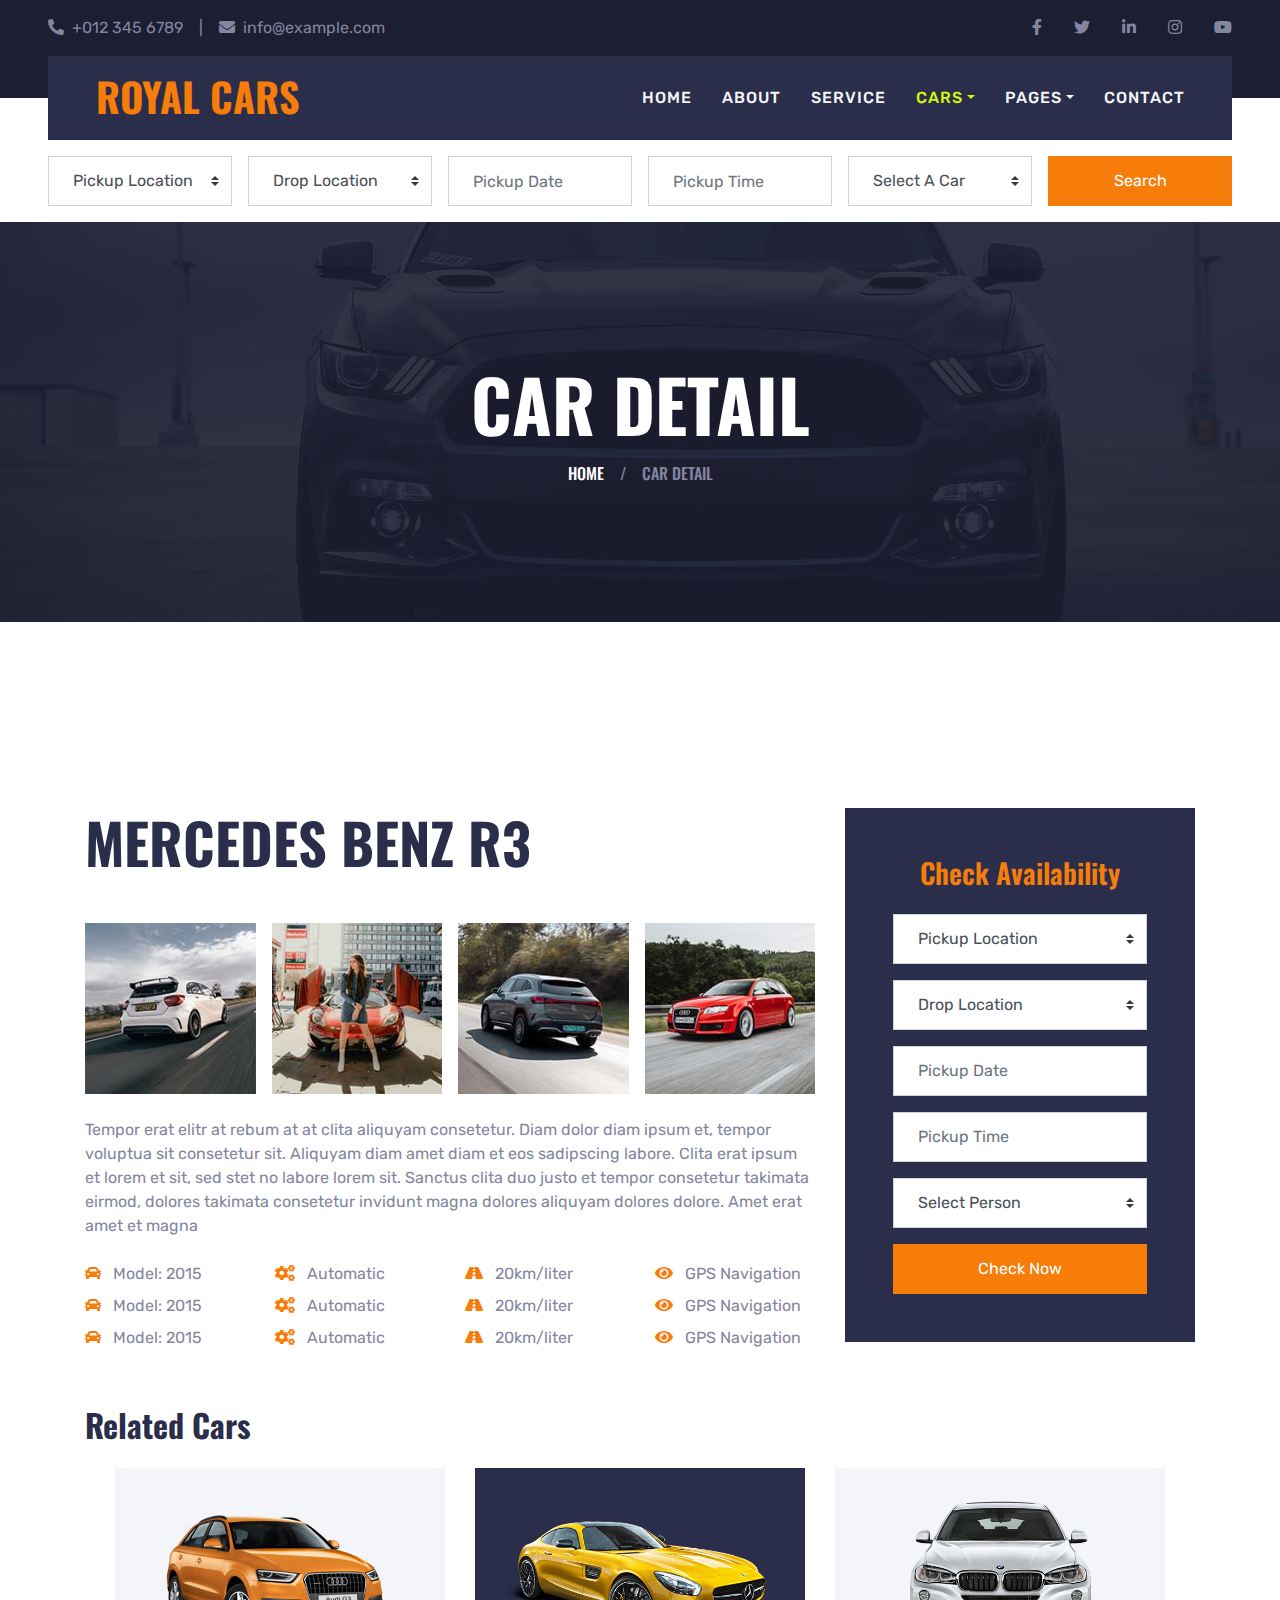
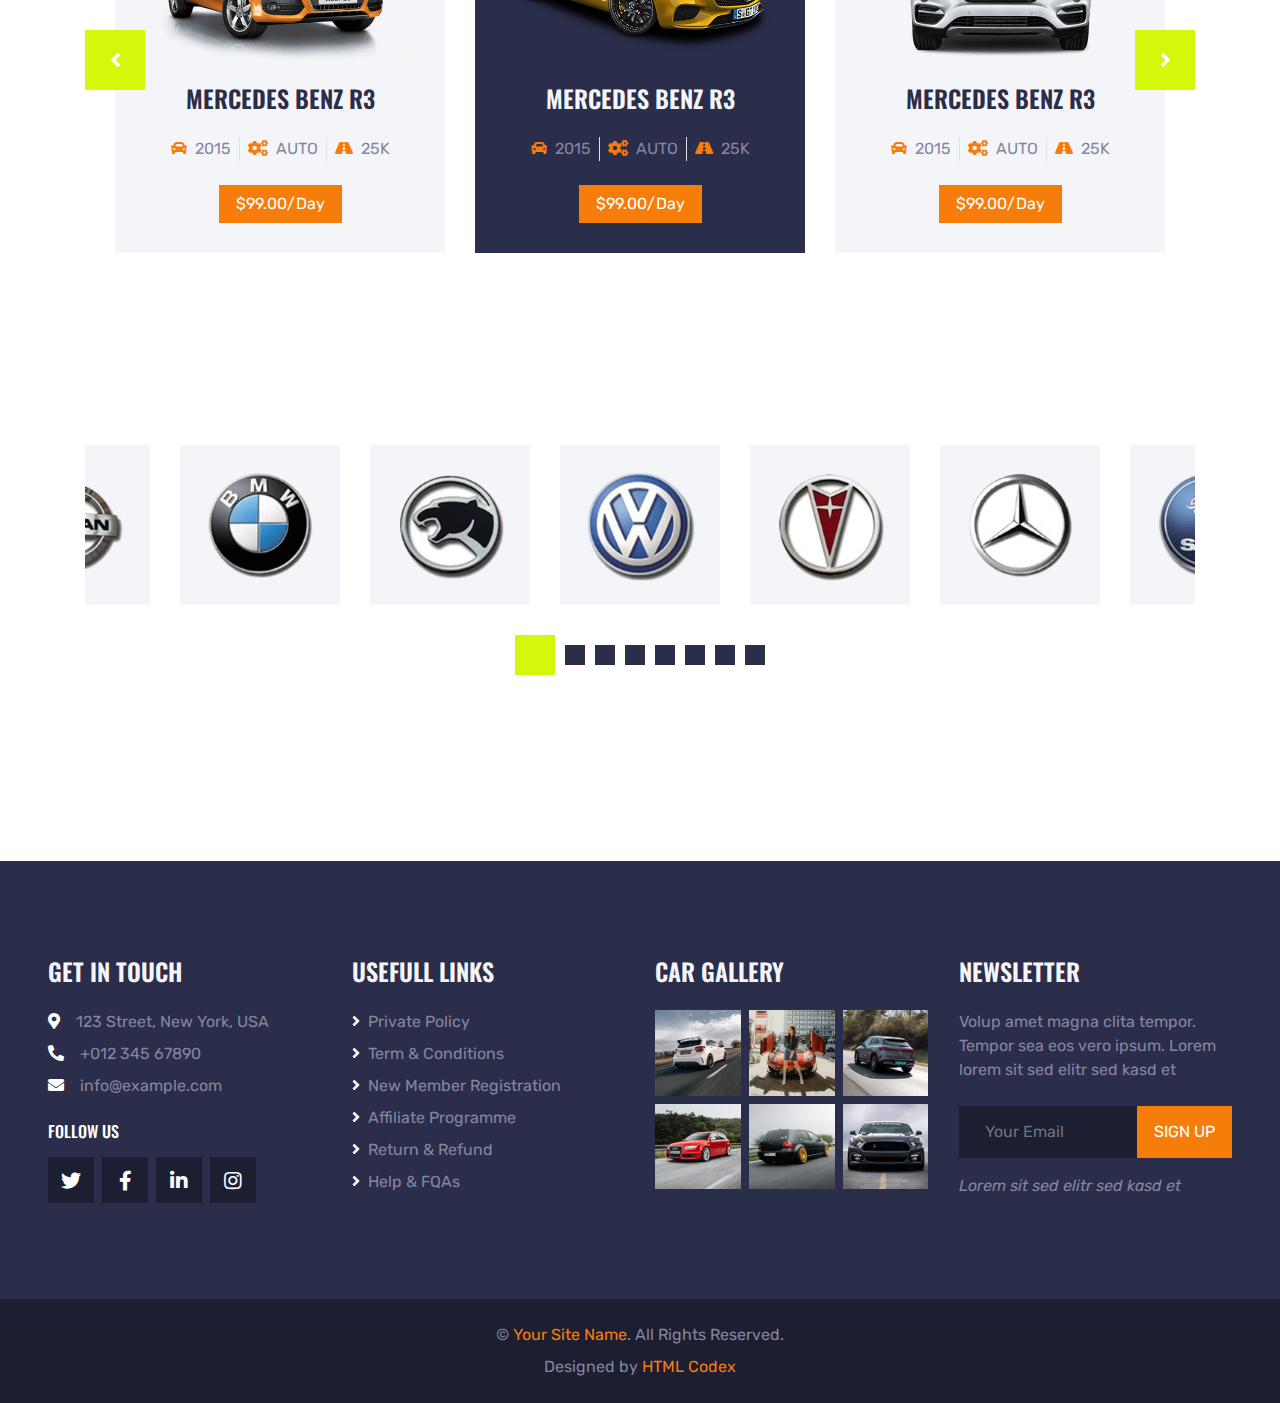
<file: detail.html>
<!DOCTYPE html>
<html lang="en">

<head>
    <meta charset="utf-8">
    <title>ROYAL CARS - Car Rental HTML Template</title>
    <meta content="width=device-width, initial-scale=1.0" name="viewport">
    <meta content="Free HTML Templates" name="keywords">
    <meta content="Free HTML Templates" name="description">

    <!-- Favicon -->
    <link href="img/favicon.ico" rel="icon">

    <!-- Google Web Fonts -->
    <link rel="preconnect" href="https://fonts.gstatic.com">
    <link href="https://fonts.googleapis.com/css2?family=Oswald:wght@400;500;600;700&family=Rubik&display=swap" rel="stylesheet"> 

    <!-- Font Awesome -->
    <link href="https://cdnjs.cloudflare.com/ajax/libs/font-awesome/5.15.0/css/all.min.css" rel="stylesheet">

    <!-- Libraries Stylesheet -->
    <link href="lib/owlcarousel/assets/owl.carousel.min.css" rel="stylesheet">
    <link href="lib/tempusdominus/css/tempusdominus-bootstrap-4.min.css" rel="stylesheet" />

    <!-- Customized Bootstrap Stylesheet -->
    <link href="css/bootstrap.min.css" rel="stylesheet">

    <!-- Template Stylesheet -->
    <link href="css/style.css" rel="stylesheet">
</head>

<body>
    <!-- Topbar Start -->
    <div class="container-fluid bg-dark py-3 px-lg-5 d-none d-lg-block">
        <div class="row">
            <div class="col-md-6 text-center text-lg-left mb-2 mb-lg-0">
                <div class="d-inline-flex align-items-center">
                    <a class="text-body pr-3" href=""><i class="fa fa-phone-alt mr-2"></i>+012 345 6789</a>
                    <span class="text-body">|</span>
                    <a class="text-body px-3" href=""><i class="fa fa-envelope mr-2"></i>info@example.com</a>
                </div>
            </div>
            <div class="col-md-6 text-center text-lg-right">
                <div class="d-inline-flex align-items-center">
                    <a class="text-body px-3" href="">
                        <i class="fab fa-facebook-f"></i>
                    </a>
                    <a class="text-body px-3" href="">
                        <i class="fab fa-twitter"></i>
                    </a>
                    <a class="text-body px-3" href="">
                        <i class="fab fa-linkedin-in"></i>
                    </a>
                    <a class="text-body px-3" href="">
                        <i class="fab fa-instagram"></i>
                    </a>
                    <a class="text-body pl-3" href="">
                        <i class="fab fa-youtube"></i>
                    </a>
                </div>
            </div>
        </div>
    </div>
    <!-- Topbar End -->


    <!-- Navbar Start -->
    <div class="container-fluid position-relative nav-bar p-0">
        <div class="position-relative px-lg-5" style="z-index: 9;">
            <nav class="navbar navbar-expand-lg bg-secondary navbar-dark py-3 py-lg-0 pl-3 pl-lg-5">
                <a href="" class="navbar-brand">
                    <h1 class="text-uppercase text-primary mb-1">Royal Cars</h1>
                </a>
                <button type="button" class="navbar-toggler" data-toggle="collapse" data-target="#navbarCollapse">
                    <span class="navbar-toggler-icon"></span>
                </button>
                <div class="collapse navbar-collapse justify-content-between px-3" id="navbarCollapse">
                    <div class="navbar-nav ml-auto py-0">
                        <a href="index.html" class="nav-item nav-link">Home</a>
                        <a href="about.html" class="nav-item nav-link">About</a>
                        <a href="service.html" class="nav-item nav-link">Service</a>
                        <div class="nav-item dropdown">
                            <a href="#" class="nav-link dropdown-toggle active" data-toggle="dropdown">Cars</a>
                            <div class="dropdown-menu rounded-0 m-0">
                                <a href="car.html" class="dropdown-item">Car Listing</a>
                                <a href="detail.html" class="dropdown-item active">Car Detail</a>
                                <a href="booking.html" class="dropdown-item">Car Booking</a>
                            </div>
                        </div>
                        <div class="nav-item dropdown">
                            <a href="#" class="nav-link dropdown-toggle" data-toggle="dropdown">Pages</a>
                            <div class="dropdown-menu rounded-0 m-0">
                                <a href="team.html" class="dropdown-item">The Team</a>
                                <a href="testimonial.html" class="dropdown-item">Testimonial</a>
                            </div>
                        </div>
                        <a href="contact.html" class="nav-item nav-link">Contact</a>
                    </div>
                </div>
            </nav>
        </div>
    </div>
    <!-- Navbar End -->


    <!-- Search Start -->
    <div class="container-fluid bg-white pt-3 px-lg-5">
        <div class="row mx-n2">
            <div class="col-xl-2 col-lg-4 col-md-6 px-2">
                <select class="custom-select px-4 mb-3" style="height: 50px;">
                    <option selected>Pickup Location</option>
                    <option value="1">Location 1</option>
                    <option value="2">Location 2</option>
                    <option value="3">Location 3</option>
                </select>
            </div>
            <div class="col-xl-2 col-lg-4 col-md-6 px-2">
                <select class="custom-select px-4 mb-3" style="height: 50px;">
                    <option selected>Drop Location</option>
                    <option value="1">Location 1</option>
                    <option value="2">Location 2</option>
                    <option value="3">Location 3</option>
                </select>
            </div>
            <div class="col-xl-2 col-lg-4 col-md-6 px-2">
                <div class="date mb-3" id="date" data-target-input="nearest">
                    <input type="text" class="form-control p-4 datetimepicker-input" placeholder="Pickup Date"
                        data-target="#date" data-toggle="datetimepicker" />
                </div>
            </div>
            <div class="col-xl-2 col-lg-4 col-md-6 px-2">
                <div class="time mb-3" id="time" data-target-input="nearest">
                    <input type="text" class="form-control p-4 datetimepicker-input" placeholder="Pickup Time"
                        data-target="#time" data-toggle="datetimepicker" />
                </div>
            </div>
            <div class="col-xl-2 col-lg-4 col-md-6 px-2">
                <select class="custom-select px-4 mb-3" style="height: 50px;">
                    <option selected>Select A Car</option>
                    <option value="1">Car 1</option>
                    <option value="2">Car 1</option>
                    <option value="3">Car 1</option>
                </select>
            </div>
            <div class="col-xl-2 col-lg-4 col-md-6 px-2">
                <button class="btn btn-primary btn-block mb-3" type="submit" style="height: 50px;">Search</button>
            </div>
        </div>
    </div>
    <!-- Search End -->


    <!-- Page Header Start -->
    <div class="container-fluid page-header">
        <h1 class="display-3 text-uppercase text-white mb-3">Car Detail</h1>
        <div class="d-inline-flex text-white">
            <h6 class="text-uppercase m-0"><a class="text-white" href="">Home</a></h6>
            <h6 class="text-body m-0 px-3">/</h6>
            <h6 class="text-uppercase text-body m-0">Car Detail</h6>
        </div>
    </div>
    <!-- Page Header Start -->


    <!-- Detail Start -->
    <div class="container-fluid pt-5">
        <div class="container pt-5">
            <div class="row">
                <div class="col-lg-8 mb-5">
                    <h1 class="display-4 text-uppercase mb-5">Mercedes Benz R3</h1>
                    <div class="row mx-n2 mb-3">
                        <div class="col-md-3 col-6 px-2 pb-2">
                            <img class="img-fluid w-100" src="img/gallery-1.jpg" alt="">
                        </div>
                        <div class="col-md-3 col-6 px-2 pb-2">
                            <img class="img-fluid w-100" src="img/gallery-2.jpg" alt="">
                        </div>
                        <div class="col-md-3 col-6 px-2 pb-2">
                            <img class="img-fluid w-100" src="img/gallery-3.jpg" alt="">
                        </div>
                        <div class="col-md-3 col-6 px-2 pb-2">
                            <img class="img-fluid w-100" src="img/gallery-4.jpg" alt="">
                        </div>
                    </div>
                    <p>Tempor erat elitr at rebum at at clita aliquyam consetetur. Diam dolor diam ipsum et, tempor voluptua sit consetetur sit. Aliquyam diam amet diam et eos sadipscing labore. Clita erat ipsum et lorem et sit, sed stet no labore lorem sit. Sanctus clita duo justo et tempor consetetur takimata eirmod, dolores takimata consetetur invidunt magna dolores aliquyam dolores dolore. Amet erat amet et magna</p>
                    <div class="row pt-2">
                        <div class="col-md-3 col-6 mb-2">
                            <i class="fa fa-car text-primary mr-2"></i>
                            <span>Model: 2015</span>
                        </div>
                        <div class="col-md-3 col-6 mb-2">
                            <i class="fa fa-cogs text-primary mr-2"></i>
                            <span>Automatic</span>
                        </div>
                        <div class="col-md-3 col-6 mb-2">
                            <i class="fa fa-road text-primary mr-2"></i>
                            <span>20km/liter</span>
                        </div>
                        <div class="col-md-3 col-6 mb-2">
                            <i class="fa fa-eye text-primary mr-2"></i>
                            <span>GPS Navigation</span>
                        </div>
                        <div class="col-md-3 col-6 mb-2">
                            <i class="fa fa-car text-primary mr-2"></i>
                            <span>Model: 2015</span>
                        </div>
                        <div class="col-md-3 col-6 mb-2">
                            <i class="fa fa-cogs text-primary mr-2"></i>
                            <span>Automatic</span>
                        </div>
                        <div class="col-md-3 col-6 mb-2">
                            <i class="fa fa-road text-primary mr-2"></i>
                            <span>20km/liter</span>
                        </div>
                        <div class="col-md-3 col-6 mb-2">
                            <i class="fa fa-eye text-primary mr-2"></i>
                            <span>GPS Navigation</span>
                        </div>
                        <div class="col-md-3 col-6 mb-2">
                            <i class="fa fa-car text-primary mr-2"></i>
                            <span>Model: 2015</span>
                        </div>
                        <div class="col-md-3 col-6 mb-2">
                            <i class="fa fa-cogs text-primary mr-2"></i>
                            <span>Automatic</span>
                        </div>
                        <div class="col-md-3 col-6 mb-2">
                            <i class="fa fa-road text-primary mr-2"></i>
                            <span>20km/liter</span>
                        </div>
                        <div class="col-md-3 col-6 mb-2">
                            <i class="fa fa-eye text-primary mr-2"></i>
                            <span>GPS Navigation</span>
                        </div>
                    </div>
               </div>

                <div class="col-lg-4 mb-5">
                    <div class="bg-secondary p-5">
                        <h3 class="text-primary text-center mb-4">Check Availability</h3>
                        <div class="form-group">
                            <select class="custom-select px-4" style="height: 50px;">
                                <option selected>Pickup Location</option>
                                <option value="1">Location 1</option>
                                <option value="2">Location 2</option>
                                <option value="3">Location 3</option>
                            </select>
                        </div>
                        <div class="form-group">
                            <select class="custom-select px-4" style="height: 50px;">
                                <option selected>Drop Location</option>
                                <option value="1">Location 1</option>
                                <option value="2">Location 2</option>
                                <option value="3">Location 3</option>
                            </select>
                        </div>
                        <div class="form-group">
                            <div class="date" id="date1" data-target-input="nearest">
                                <input type="text" class="form-control p-4 datetimepicker-input" placeholder="Pickup Date"
                                    data-target="#date1" data-toggle="datetimepicker" />
                            </div>
                        </div>
                        <div class="form-group">
                            <div class="time" id="time1" data-target-input="nearest">
                                <input type="text" class="form-control p-4 datetimepicker-input" placeholder="Pickup Time"
                                    data-target="#time1" data-toggle="datetimepicker" />
                            </div>
                        </div>
                        <div class="form-group">
                            <select class="custom-select px-4" style="height: 50px;">
                                <option selected>Select Person</option>
                                <option value="1">Person 1</option>
                                <option value="2">Person 2</option>
                                <option value="3">Person 3</option>
                            </select>
                        </div>
                        <div class="form-group mb-0">
                            <button class="btn btn-primary btn-block" type="submit" style="height: 50px;">Check Now</button>
                        </div>
                    </div>
                </div>
            </div>
        </div>
    </div>
    <!-- Detail End -->


    <!-- Related Car Start -->
    <div class="container-fluid pb-5">
        <div class="container pb-5">
            <h2 class="mb-4">Related Cars</h2>
            <div class="owl-carousel related-carousel position-relative" style="padding: 0 30px;">
                <div class="rent-item">
                    <img class="img-fluid mb-4" src="img/car-rent-1.png" alt="">
                    <h4 class="text-uppercase mb-4">Mercedes Benz R3</h4>
                    <div class="d-flex justify-content-center mb-4">
                        <div class="px-2">
                            <i class="fa fa-car text-primary mr-1"></i>
                            <span>2015</span>
                        </div>
                        <div class="px-2 border-left border-right">
                            <i class="fa fa-cogs text-primary mr-1"></i>
                            <span>AUTO</span>
                        </div>
                        <div class="px-2">
                            <i class="fa fa-road text-primary mr-1"></i>
                            <span>25K</span>
                        </div>
                    </div>
                    <a class="btn btn-primary px-3" href="">$99.00/Day</a>
                </div>
                <div class="rent-item">
                    <img class="img-fluid mb-4" src="img/car-rent-2.png" alt="">
                    <h4 class="text-uppercase mb-4">Mercedes Benz R3</h4>
                    <div class="d-flex justify-content-center mb-4">
                        <div class="px-2">
                            <i class="fa fa-car text-primary mr-1"></i>
                            <span>2015</span>
                        </div>
                        <div class="px-2 border-left border-right">
                            <i class="fa fa-cogs text-primary mr-1"></i>
                            <span>AUTO</span>
                        </div>
                        <div class="px-2">
                            <i class="fa fa-road text-primary mr-1"></i>
                            <span>25K</span>
                        </div>
                    </div>
                    <a class="btn btn-primary px-3" href="">$99.00/Day</a>
                </div>
                <div class="rent-item">
                    <img class="img-fluid mb-4" src="img/car-rent-3.png" alt="">
                    <h4 class="text-uppercase mb-4">Mercedes Benz R3</h4>
                    <div class="d-flex justify-content-center mb-4">
                        <div class="px-2">
                            <i class="fa fa-car text-primary mr-1"></i>
                            <span>2015</span>
                        </div>
                        <div class="px-2 border-left border-right">
                            <i class="fa fa-cogs text-primary mr-1"></i>
                            <span>AUTO</span>
                        </div>
                        <div class="px-2">
                            <i class="fa fa-road text-primary mr-1"></i>
                            <span>25K</span>
                        </div>
                    </div>
                    <a class="btn btn-primary px-3" href="">$99.00/Day</a>
                </div>
                <div class="rent-item">
                    <img class="img-fluid mb-4" src="img/car-rent-4.png" alt="">
                    <h4 class="text-uppercase mb-4">Mercedes Benz R3</h4>
                    <div class="d-flex justify-content-center mb-4">
                        <div class="px-2">
                            <i class="fa fa-car text-primary mr-1"></i>
                            <span>2015</span>
                        </div>
                        <div class="px-2 border-left border-right">
                            <i class="fa fa-cogs text-primary mr-1"></i>
                            <span>AUTO</span>
                        </div>
                        <div class="px-2">
                            <i class="fa fa-road text-primary mr-1"></i>
                            <span>25K</span>
                        </div>
                    </div>
                    <a class="btn btn-primary px-3" href="">$99.00/Day</a>
                </div>
            </div>
        </div>
    </div>
    <!-- Related Car End -->


    <!-- Vendor Start -->
    <div class="container-fluid py-5">
        <div class="container py-5">
            <div class="owl-carousel vendor-carousel">
                <div class="bg-light p-4">
                    <img src="img/vendor-1.png" alt="">
                </div>
                <div class="bg-light p-4">
                    <img src="img/vendor-2.png" alt="">
                </div>
                <div class="bg-light p-4">
                    <img src="img/vendor-3.png" alt="">
                </div>
                <div class="bg-light p-4">
                    <img src="img/vendor-4.png" alt="">
                </div>
                <div class="bg-light p-4">
                    <img src="img/vendor-5.png" alt="">
                </div>
                <div class="bg-light p-4">
                    <img src="img/vendor-6.png" alt="">
                </div>
                <div class="bg-light p-4">
                    <img src="img/vendor-7.png" alt="">
                </div>
                <div class="bg-light p-4">
                    <img src="img/vendor-8.png" alt="">
                </div>
            </div>
        </div>
    </div>
    <!-- Vendor End -->


    <!-- Footer Start -->
    <div class="container-fluid bg-secondary py-5 px-sm-3 px-md-5" style="margin-top: 90px;">
        <div class="row pt-5">
            <div class="col-lg-3 col-md-6 mb-5">
                <h4 class="text-uppercase text-light mb-4">Get In Touch</h4>
                <p class="mb-2"><i class="fa fa-map-marker-alt text-white mr-3"></i>123 Street, New York, USA</p>
                <p class="mb-2"><i class="fa fa-phone-alt text-white mr-3"></i>+012 345 67890</p>
                <p><i class="fa fa-envelope text-white mr-3"></i>info@example.com</p>
                <h6 class="text-uppercase text-white py-2">Follow Us</h6>
                <div class="d-flex justify-content-start">
                    <a class="btn btn-lg btn-dark btn-lg-square mr-2" href="#"><i class="fab fa-twitter"></i></a>
                    <a class="btn btn-lg btn-dark btn-lg-square mr-2" href="#"><i class="fab fa-facebook-f"></i></a>
                    <a class="btn btn-lg btn-dark btn-lg-square mr-2" href="#"><i class="fab fa-linkedin-in"></i></a>
                    <a class="btn btn-lg btn-dark btn-lg-square" href="#"><i class="fab fa-instagram"></i></a>
                </div>
            </div>
            <div class="col-lg-3 col-md-6 mb-5">
                <h4 class="text-uppercase text-light mb-4">Usefull Links</h4>
                <div class="d-flex flex-column justify-content-start">
                    <a class="text-body mb-2" href="#"><i class="fa fa-angle-right text-white mr-2"></i>Private Policy</a>
                    <a class="text-body mb-2" href="#"><i class="fa fa-angle-right text-white mr-2"></i>Term & Conditions</a>
                    <a class="text-body mb-2" href="#"><i class="fa fa-angle-right text-white mr-2"></i>New Member Registration</a>
                    <a class="text-body mb-2" href="#"><i class="fa fa-angle-right text-white mr-2"></i>Affiliate Programme</a>
                    <a class="text-body mb-2" href="#"><i class="fa fa-angle-right text-white mr-2"></i>Return & Refund</a>
                    <a class="text-body" href="#"><i class="fa fa-angle-right text-white mr-2"></i>Help & FQAs</a>
                </div>
            </div>
            <div class="col-lg-3 col-md-6 mb-5">
                <h4 class="text-uppercase text-light mb-4">Car Gallery</h4>
                <div class="row mx-n1">
                    <div class="col-4 px-1 mb-2">
                        <a href=""><img class="w-100" src="img/gallery-1.jpg" alt=""></a>
                    </div>
                    <div class="col-4 px-1 mb-2">
                        <a href=""><img class="w-100" src="img/gallery-2.jpg" alt=""></a>
                    </div>
                    <div class="col-4 px-1 mb-2">
                        <a href=""><img class="w-100" src="img/gallery-3.jpg" alt=""></a>
                    </div>
                    <div class="col-4 px-1 mb-2">
                        <a href=""><img class="w-100" src="img/gallery-4.jpg" alt=""></a>
                    </div>
                    <div class="col-4 px-1 mb-2">
                        <a href=""><img class="w-100" src="img/gallery-5.jpg" alt=""></a>
                    </div>
                    <div class="col-4 px-1 mb-2">
                        <a href=""><img class="w-100" src="img/gallery-6.jpg" alt=""></a>
                    </div>
                </div>
            </div>
            <div class="col-lg-3 col-md-6 mb-5">
                <h4 class="text-uppercase text-light mb-4">Newsletter</h4>
                <p class="mb-4">Volup amet magna clita tempor. Tempor sea eos vero ipsum. Lorem lorem sit sed elitr sed kasd et</p>
                <div class="w-100 mb-3">
                    <div class="input-group">
                        <input type="text" class="form-control bg-dark border-dark" style="padding: 25px;" placeholder="Your Email">
                        <div class="input-group-append">
                            <button class="btn btn-primary text-uppercase px-3">Sign Up</button>
                        </div>
                    </div>
                </div>
                <i>Lorem sit sed elitr sed kasd et</i>
            </div>
        </div>
    </div>
    <div class="container-fluid bg-dark py-4 px-sm-3 px-md-5">
        <p class="mb-2 text-center text-body">&copy; <a href="#">Your Site Name</a>. All Rights Reserved.</p>
        <p class="m-0 text-center text-body">Designed by <a href="https://htmlcodex.com">HTML Codex</a></p>
    </div>
    <!-- Footer End -->


    <!-- Back to Top -->
    <a href="#" class="btn btn-lg btn-primary btn-lg-square back-to-top"><i class="fa fa-angle-double-up"></i></a>


    <!-- JavaScript Libraries -->
    <script src="https://code.jquery.com/jquery-3.4.1.min.js"></script>
    <script src="https://stackpath.bootstrapcdn.com/bootstrap/4.4.1/js/bootstrap.bundle.min.js"></script>
    <script src="lib/easing/easing.min.js"></script>
    <script src="lib/waypoints/waypoints.min.js"></script>
    <script src="lib/owlcarousel/owl.carousel.min.js"></script>
    <script src="lib/tempusdominus/js/moment.min.js"></script>
    <script src="lib/tempusdominus/js/moment-timezone.min.js"></script>
    <script src="lib/tempusdominus/js/tempusdominus-bootstrap-4.min.js"></script>

    <!-- Template Javascript -->
    <script src="js/main.js"></script>
</body>

</html>
</file>
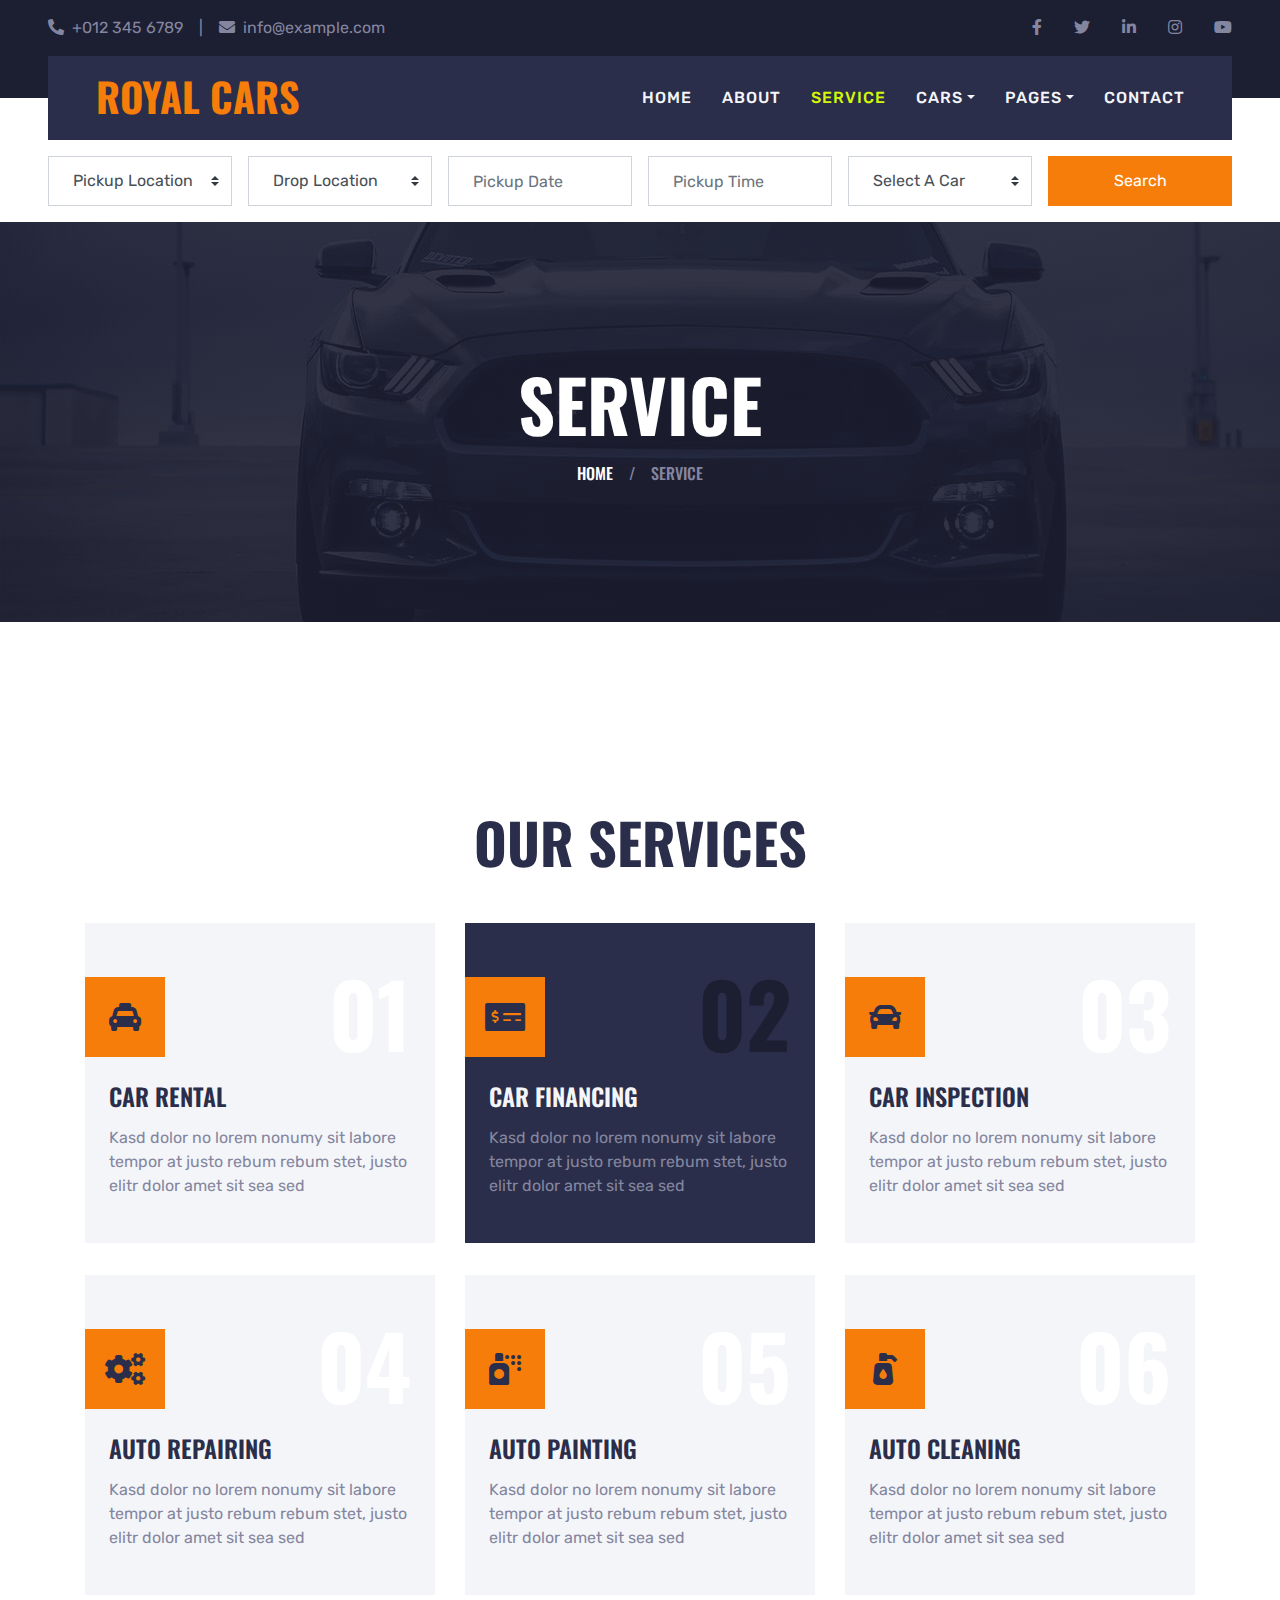
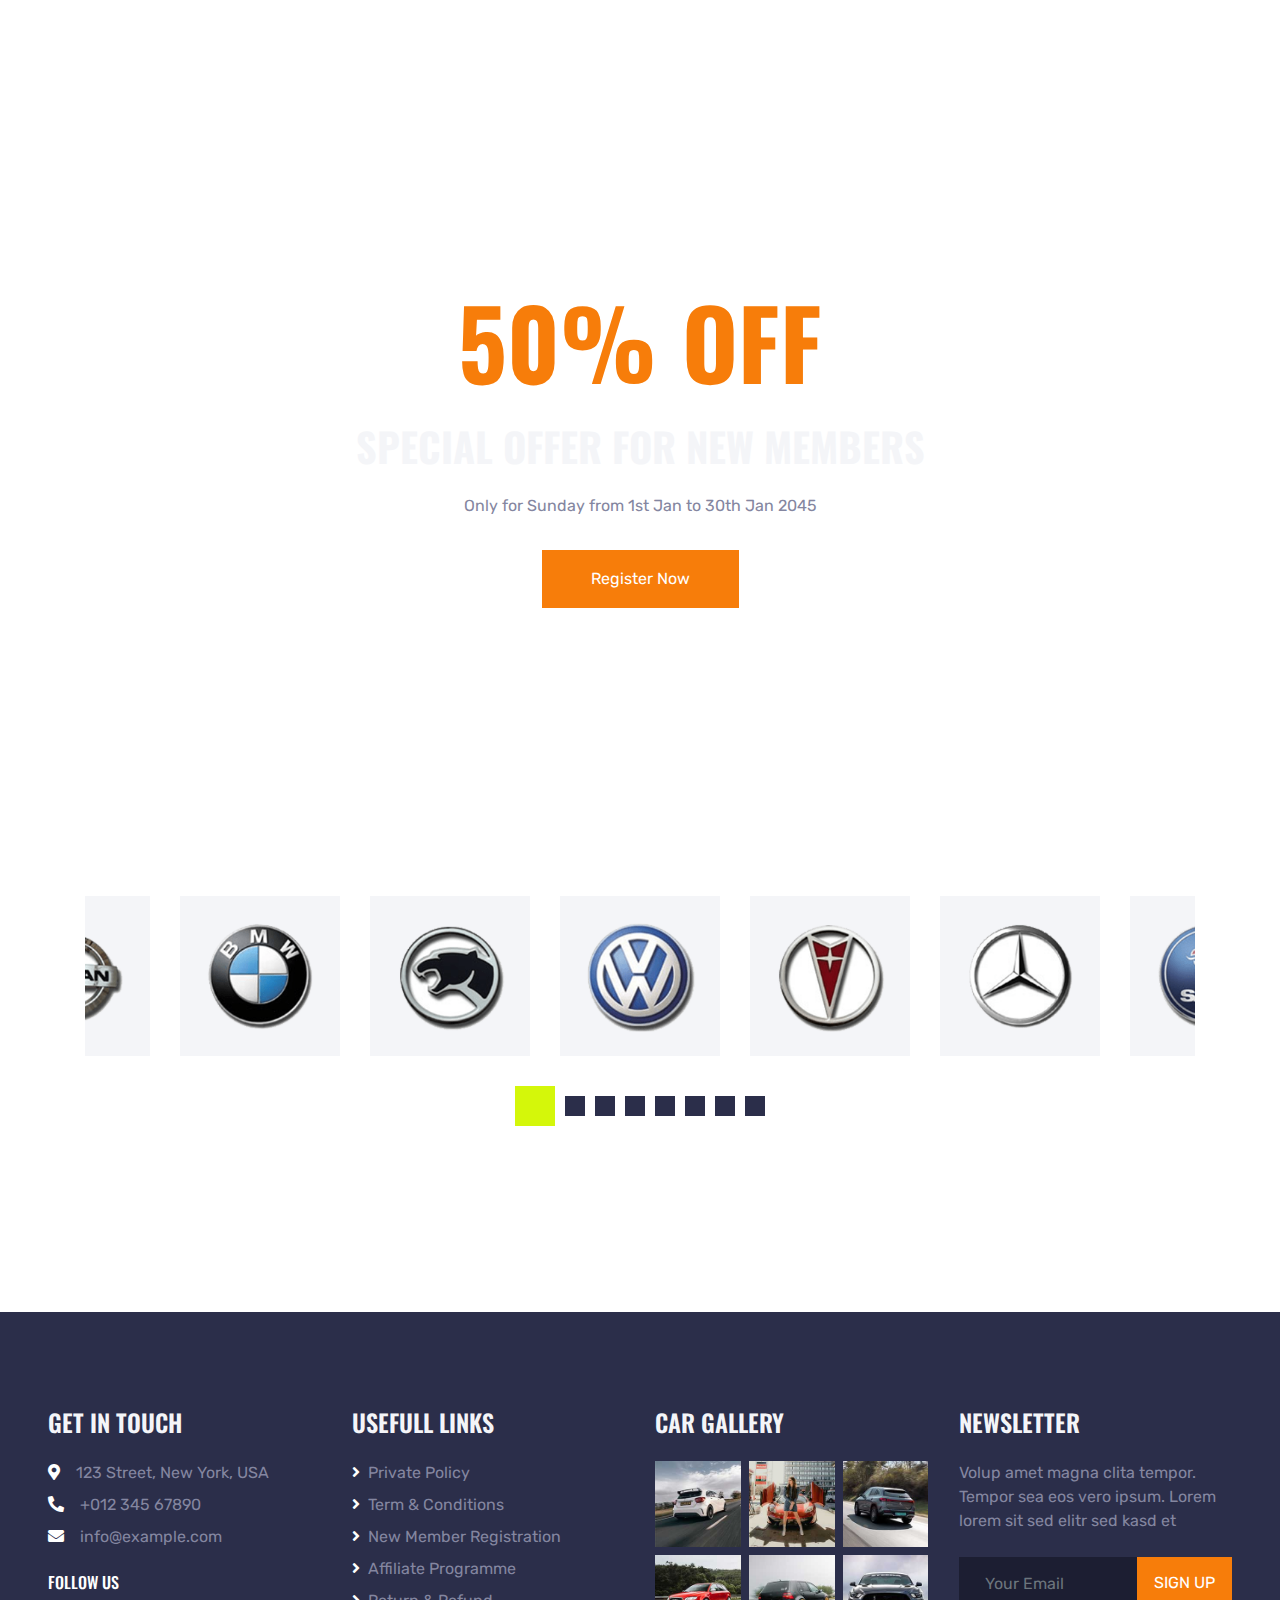
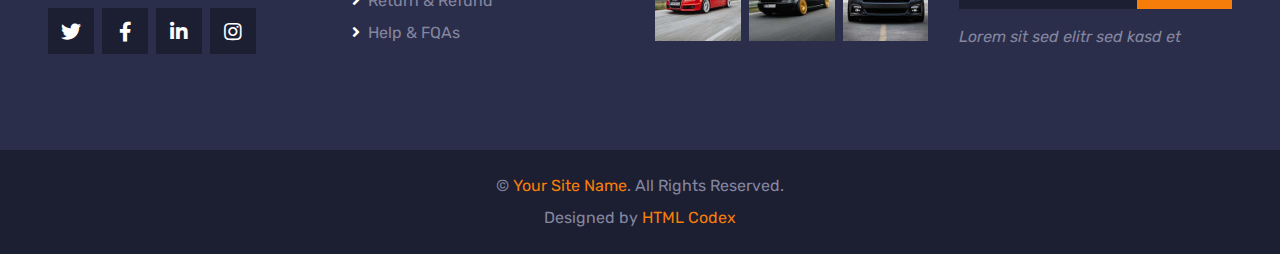
<file: service.html>
<!DOCTYPE html>
<html lang="en">

<head>
    <meta charset="utf-8">
    <title>ROYAL CARS - Car Rental HTML Template</title>
    <meta content="width=device-width, initial-scale=1.0" name="viewport">
    <meta content="Free HTML Templates" name="keywords">
    <meta content="Free HTML Templates" name="description">

    <!-- Favicon -->
    <link href="img/favicon.ico" rel="icon">

    <!-- Google Web Fonts -->
    <link rel="preconnect" href="https://fonts.gstatic.com">
    <link href="https://fonts.googleapis.com/css2?family=Oswald:wght@400;500;600;700&family=Rubik&display=swap" rel="stylesheet"> 

    <!-- Font Awesome -->
    <link href="https://cdnjs.cloudflare.com/ajax/libs/font-awesome/5.15.0/css/all.min.css" rel="stylesheet">

    <!-- Libraries Stylesheet -->
    <link href="lib/owlcarousel/assets/owl.carousel.min.css" rel="stylesheet">
    <link href="lib/tempusdominus/css/tempusdominus-bootstrap-4.min.css" rel="stylesheet" />

    <!-- Customized Bootstrap Stylesheet -->
    <link href="css/bootstrap.min.css" rel="stylesheet">

    <!-- Template Stylesheet -->
    <link href="css/style.css" rel="stylesheet">
</head>

<body>
    <!-- Topbar Start -->
    <div class="container-fluid bg-dark py-3 px-lg-5 d-none d-lg-block">
        <div class="row">
            <div class="col-md-6 text-center text-lg-left mb-2 mb-lg-0">
                <div class="d-inline-flex align-items-center">
                    <a class="text-body pr-3" href=""><i class="fa fa-phone-alt mr-2"></i>+012 345 6789</a>
                    <span class="text-body">|</span>
                    <a class="text-body px-3" href=""><i class="fa fa-envelope mr-2"></i>info@example.com</a>
                </div>
            </div>
            <div class="col-md-6 text-center text-lg-right">
                <div class="d-inline-flex align-items-center">
                    <a class="text-body px-3" href="">
                        <i class="fab fa-facebook-f"></i>
                    </a>
                    <a class="text-body px-3" href="">
                        <i class="fab fa-twitter"></i>
                    </a>
                    <a class="text-body px-3" href="">
                        <i class="fab fa-linkedin-in"></i>
                    </a>
                    <a class="text-body px-3" href="">
                        <i class="fab fa-instagram"></i>
                    </a>
                    <a class="text-body pl-3" href="">
                        <i class="fab fa-youtube"></i>
                    </a>
                </div>
            </div>
        </div>
    </div>
    <!-- Topbar End -->


    <!-- Navbar Start -->
    <div class="container-fluid position-relative nav-bar p-0">
        <div class="position-relative px-lg-5" style="z-index: 9;">
            <nav class="navbar navbar-expand-lg bg-secondary navbar-dark py-3 py-lg-0 pl-3 pl-lg-5">
                <a href="" class="navbar-brand">
                    <h1 class="text-uppercase text-primary mb-1">Royal Cars</h1>
                </a>
                <button type="button" class="navbar-toggler" data-toggle="collapse" data-target="#navbarCollapse">
                    <span class="navbar-toggler-icon"></span>
                </button>
                <div class="collapse navbar-collapse justify-content-between px-3" id="navbarCollapse">
                    <div class="navbar-nav ml-auto py-0">
                        <a href="index.html" class="nav-item nav-link">Home</a>
                        <a href="about.html" class="nav-item nav-link">About</a>
                        <a href="service.html" class="nav-item nav-link active">Service</a>
                        <div class="nav-item dropdown">
                            <a href="#" class="nav-link dropdown-toggle" data-toggle="dropdown">Cars</a>
                            <div class="dropdown-menu rounded-0 m-0">
                                <a href="car.html" class="dropdown-item">Car Listing</a>
                                <a href="detail.html" class="dropdown-item">Car Detail</a>
                                <a href="booking.html" class="dropdown-item">Car Booking</a>
                            </div>
                        </div>
                        <div class="nav-item dropdown">
                            <a href="#" class="nav-link dropdown-toggle" data-toggle="dropdown">Pages</a>
                            <div class="dropdown-menu rounded-0 m-0">
                                <a href="team.html" class="dropdown-item">The Team</a>
                                <a href="testimonial.html" class="dropdown-item">Testimonial</a>
                            </div>
                        </div>
                        <a href="contact.html" class="nav-item nav-link">Contact</a>
                    </div>
                </div>
            </nav>
        </div>
    </div>
    <!-- Navbar End -->


    <!-- Search Start -->
    <div class="container-fluid bg-white pt-3 px-lg-5">
        <div class="row mx-n2">
            <div class="col-xl-2 col-lg-4 col-md-6 px-2">
                <select class="custom-select px-4 mb-3" style="height: 50px;">
                    <option selected>Pickup Location</option>
                    <option value="1">Location 1</option>
                    <option value="2">Location 2</option>
                    <option value="3">Location 3</option>
                </select>
            </div>
            <div class="col-xl-2 col-lg-4 col-md-6 px-2">
                <select class="custom-select px-4 mb-3" style="height: 50px;">
                    <option selected>Drop Location</option>
                    <option value="1">Location 1</option>
                    <option value="2">Location 2</option>
                    <option value="3">Location 3</option>
                </select>
            </div>
            <div class="col-xl-2 col-lg-4 col-md-6 px-2">
                <div class="date mb-3" id="date" data-target-input="nearest">
                    <input type="text" class="form-control p-4 datetimepicker-input" placeholder="Pickup Date"
                        data-target="#date" data-toggle="datetimepicker" />
                </div>
            </div>
            <div class="col-xl-2 col-lg-4 col-md-6 px-2">
                <div class="time mb-3" id="time" data-target-input="nearest">
                    <input type="text" class="form-control p-4 datetimepicker-input" placeholder="Pickup Time"
                        data-target="#time" data-toggle="datetimepicker" />
                </div>
            </div>
            <div class="col-xl-2 col-lg-4 col-md-6 px-2">
                <select class="custom-select px-4 mb-3" style="height: 50px;">
                    <option selected>Select A Car</option>
                    <option value="1">Car 1</option>
                    <option value="2">Car 1</option>
                    <option value="3">Car 1</option>
                </select>
            </div>
            <div class="col-xl-2 col-lg-4 col-md-6 px-2">
                <button class="btn btn-primary btn-block mb-3" type="submit" style="height: 50px;">Search</button>
            </div>
        </div>
    </div>
    <!-- Search End -->


    <!-- Page Header Start -->
    <div class="container-fluid page-header">
        <h1 class="display-3 text-uppercase text-white mb-3">Service</h1>
        <div class="d-inline-flex text-white">
            <h6 class="text-uppercase m-0"><a class="text-white" href="">Home</a></h6>
            <h6 class="text-body m-0 px-3">/</h6>
            <h6 class="text-uppercase text-body m-0">Service</h6>
        </div>
    </div>
    <!-- Page Header Start -->
    

    <!-- Services Start -->
    <div class="container-fluid py-5">
        <div class="container pt-5 pb-3">
            <h1 class="display-4 text-uppercase text-center mb-5">Our Services</h1>
            <div class="row">
                <div class="col-lg-4 col-md-6 mb-2">
                    <div class="service-item d-flex flex-column justify-content-center px-4 mb-4">
                        <div class="d-flex align-items-center justify-content-between mb-3">
                            <div class="d-flex align-items-center justify-content-center bg-primary ml-n4" style="width: 80px; height: 80px;">
                                <i class="fa fa-2x fa-taxi text-secondary"></i>
                            </div>
                            <h1 class="display-2 text-white mt-n2 m-0">01</h1>
                        </div>
                        <h4 class="text-uppercase mb-3">Car Rental</h4>
                        <p class="m-0">Kasd dolor no lorem nonumy sit labore tempor at justo rebum rebum stet, justo elitr dolor amet sit sea sed</p>
                    </div>
                </div>
                <div class="col-lg-4 col-md-6 mb-2">
                    <div class="service-item active d-flex flex-column justify-content-center px-4 mb-4">
                        <div class="d-flex align-items-center justify-content-between mb-3">
                            <div class="d-flex align-items-center justify-content-center bg-primary ml-n4" style="width: 80px; height: 80px;">
                                <i class="fa fa-2x fa-money-check-alt text-secondary"></i>
                            </div>
                            <h1 class="display-2 text-white mt-n2 m-0">02</h1>
                        </div>
                        <h4 class="text-uppercase mb-3">Car Financing</h4>
                        <p class="m-0">Kasd dolor no lorem nonumy sit labore tempor at justo rebum rebum stet, justo elitr dolor amet sit sea sed</p>
                    </div>
                </div>
                <div class="col-lg-4 col-md-6 mb-2">
                    <div class="service-item d-flex flex-column justify-content-center px-4 mb-4">
                        <div class="d-flex align-items-center justify-content-between mb-3">
                            <div class="d-flex align-items-center justify-content-center bg-primary ml-n4" style="width: 80px; height: 80px;">
                                <i class="fa fa-2x fa-car text-secondary"></i>
                            </div>
                            <h1 class="display-2 text-white mt-n2 m-0">03</h1>
                        </div>
                        <h4 class="text-uppercase mb-3">Car Inspection</h4>
                        <p class="m-0">Kasd dolor no lorem nonumy sit labore tempor at justo rebum rebum stet, justo elitr dolor amet sit sea sed</p>
                    </div>
                </div>
                <div class="col-lg-4 col-md-6 mb-2">
                    <div class="service-item d-flex flex-column justify-content-center px-4 mb-4">
                        <div class="d-flex align-items-center justify-content-between mb-3">
                            <div class="d-flex align-items-center justify-content-center bg-primary ml-n4" style="width: 80px; height: 80px;">
                                <i class="fa fa-2x fa-cogs text-secondary"></i>
                            </div>
                            <h1 class="display-2 text-white mt-n2 m-0">04</h1>
                        </div>
                        <h4 class="text-uppercase mb-3">Auto Repairing</h4>
                        <p class="m-0">Kasd dolor no lorem nonumy sit labore tempor at justo rebum rebum stet, justo elitr dolor amet sit sea sed</p>
                    </div>
                </div>
                <div class="col-lg-4 col-md-6 mb-2">
                    <div class="service-item d-flex flex-column justify-content-center px-4 mb-4">
                        <div class="d-flex align-items-center justify-content-between mb-3">
                            <div class="d-flex align-items-center justify-content-center bg-primary ml-n4" style="width: 80px; height: 80px;">
                                <i class="fa fa-2x fa-spray-can text-secondary"></i>
                            </div>
                            <h1 class="display-2 text-white mt-n2 m-0">05</h1>
                        </div>
                        <h4 class="text-uppercase mb-3">Auto Painting</h4>
                        <p class="m-0">Kasd dolor no lorem nonumy sit labore tempor at justo rebum rebum stet, justo elitr dolor amet sit sea sed</p>
                    </div>
                </div>
                <div class="col-lg-4 col-md-6 mb-2">
                    <div class="service-item d-flex flex-column justify-content-center px-4 mb-4">
                        <div class="d-flex align-items-center justify-content-between mb-3">
                            <div class="d-flex align-items-center justify-content-center bg-primary ml-n4" style="width: 80px; height: 80px;">
                                <i class="fa fa-2x fa-pump-soap text-secondary"></i>
                            </div>
                            <h1 class="display-2 text-white mt-n2 m-0">06</h1>
                        </div>
                        <h4 class="text-uppercase mb-3">Auto Cleaning</h4>
                        <p class="m-0">Kasd dolor no lorem nonumy sit labore tempor at justo rebum rebum stet, justo elitr dolor amet sit sea sed</p>
                    </div>
                </div>
            </div>
        </div>
    </div>
    <!-- Services End -->


    <!-- Banner Start -->
    <div class="container-fluid py-5">
        <div class="container py-5">
            <div class="bg-banner py-5 px-4 text-center">
                <div class="py-5">
                    <h1 class="display-1 text-uppercase text-primary mb-4">50% OFF</h1>
                    <h1 class="text-uppercase text-light mb-4">Special Offer For New Members</h1>
                    <p class="mb-4">Only for Sunday from 1st Jan to 30th Jan 2045</p>
                    <a class="btn btn-primary mt-2 py-3 px-5" href="">Register Now</a>
                </div>
            </div>
        </div>
    </div>
    <!-- Banner End -->


    <!-- Vendor Start -->
    <div class="container-fluid py-5">
        <div class="container py-5">
            <div class="owl-carousel vendor-carousel">
                <div class="bg-light p-4">
                    <img src="img/vendor-1.png" alt="">
                </div>
                <div class="bg-light p-4">
                    <img src="img/vendor-2.png" alt="">
                </div>
                <div class="bg-light p-4">
                    <img src="img/vendor-3.png" alt="">
                </div>
                <div class="bg-light p-4">
                    <img src="img/vendor-4.png" alt="">
                </div>
                <div class="bg-light p-4">
                    <img src="img/vendor-5.png" alt="">
                </div>
                <div class="bg-light p-4">
                    <img src="img/vendor-6.png" alt="">
                </div>
                <div class="bg-light p-4">
                    <img src="img/vendor-7.png" alt="">
                </div>
                <div class="bg-light p-4">
                    <img src="img/vendor-8.png" alt="">
                </div>
            </div>
        </div>
    </div>
    <!-- Vendor End -->


    <!-- Footer Start -->
    <div class="container-fluid bg-secondary py-5 px-sm-3 px-md-5" style="margin-top: 90px;">
        <div class="row pt-5">
            <div class="col-lg-3 col-md-6 mb-5">
                <h4 class="text-uppercase text-light mb-4">Get In Touch</h4>
                <p class="mb-2"><i class="fa fa-map-marker-alt text-white mr-3"></i>123 Street, New York, USA</p>
                <p class="mb-2"><i class="fa fa-phone-alt text-white mr-3"></i>+012 345 67890</p>
                <p><i class="fa fa-envelope text-white mr-3"></i>info@example.com</p>
                <h6 class="text-uppercase text-white py-2">Follow Us</h6>
                <div class="d-flex justify-content-start">
                    <a class="btn btn-lg btn-dark btn-lg-square mr-2" href="#"><i class="fab fa-twitter"></i></a>
                    <a class="btn btn-lg btn-dark btn-lg-square mr-2" href="#"><i class="fab fa-facebook-f"></i></a>
                    <a class="btn btn-lg btn-dark btn-lg-square mr-2" href="#"><i class="fab fa-linkedin-in"></i></a>
                    <a class="btn btn-lg btn-dark btn-lg-square" href="#"><i class="fab fa-instagram"></i></a>
                </div>
            </div>
            <div class="col-lg-3 col-md-6 mb-5">
                <h4 class="text-uppercase text-light mb-4">Usefull Links</h4>
                <div class="d-flex flex-column justify-content-start">
                    <a class="text-body mb-2" href="#"><i class="fa fa-angle-right text-white mr-2"></i>Private Policy</a>
                    <a class="text-body mb-2" href="#"><i class="fa fa-angle-right text-white mr-2"></i>Term & Conditions</a>
                    <a class="text-body mb-2" href="#"><i class="fa fa-angle-right text-white mr-2"></i>New Member Registration</a>
                    <a class="text-body mb-2" href="#"><i class="fa fa-angle-right text-white mr-2"></i>Affiliate Programme</a>
                    <a class="text-body mb-2" href="#"><i class="fa fa-angle-right text-white mr-2"></i>Return & Refund</a>
                    <a class="text-body" href="#"><i class="fa fa-angle-right text-white mr-2"></i>Help & FQAs</a>
                </div>
            </div>
            <div class="col-lg-3 col-md-6 mb-5">
                <h4 class="text-uppercase text-light mb-4">Car Gallery</h4>
                <div class="row mx-n1">
                    <div class="col-4 px-1 mb-2">
                        <a href=""><img class="w-100" src="img/gallery-1.jpg" alt=""></a>
                    </div>
                    <div class="col-4 px-1 mb-2">
                        <a href=""><img class="w-100" src="img/gallery-2.jpg" alt=""></a>
                    </div>
                    <div class="col-4 px-1 mb-2">
                        <a href=""><img class="w-100" src="img/gallery-3.jpg" alt=""></a>
                    </div>
                    <div class="col-4 px-1 mb-2">
                        <a href=""><img class="w-100" src="img/gallery-4.jpg" alt=""></a>
                    </div>
                    <div class="col-4 px-1 mb-2">
                        <a href=""><img class="w-100" src="img/gallery-5.jpg" alt=""></a>
                    </div>
                    <div class="col-4 px-1 mb-2">
                        <a href=""><img class="w-100" src="img/gallery-6.jpg" alt=""></a>
                    </div>
                </div>
            </div>
            <div class="col-lg-3 col-md-6 mb-5">
                <h4 class="text-uppercase text-light mb-4">Newsletter</h4>
                <p class="mb-4">Volup amet magna clita tempor. Tempor sea eos vero ipsum. Lorem lorem sit sed elitr sed kasd et</p>
                <div class="w-100 mb-3">
                    <div class="input-group">
                        <input type="text" class="form-control bg-dark border-dark" style="padding: 25px;" placeholder="Your Email">
                        <div class="input-group-append">
                            <button class="btn btn-primary text-uppercase px-3">Sign Up</button>
                        </div>
                    </div>
                </div>
                <i>Lorem sit sed elitr sed kasd et</i>
            </div>
        </div>
    </div>
    <div class="container-fluid bg-dark py-4 px-sm-3 px-md-5">
        <p class="mb-2 text-center text-body">&copy; <a href="#">Your Site Name</a>. All Rights Reserved.</p>
        <p class="m-0 text-center text-body">Designed by <a href="https://htmlcodex.com">HTML Codex</a></p>
    </div>
    <!-- Footer End -->


    <!-- Back to Top -->
    <a href="#" class="btn btn-lg btn-primary btn-lg-square back-to-top"><i class="fa fa-angle-double-up"></i></a>


    <!-- JavaScript Libraries -->
    <script src="https://code.jquery.com/jquery-3.4.1.min.js"></script>
    <script src="https://stackpath.bootstrapcdn.com/bootstrap/4.4.1/js/bootstrap.bundle.min.js"></script>
    <script src="lib/easing/easing.min.js"></script>
    <script src="lib/waypoints/waypoints.min.js"></script>
    <script src="lib/owlcarousel/owl.carousel.min.js"></script>
    <script src="lib/tempusdominus/js/moment.min.js"></script>
    <script src="lib/tempusdominus/js/moment-timezone.min.js"></script>
    <script src="lib/tempusdominus/js/tempusdominus-bootstrap-4.min.js"></script>

    <!-- Template Javascript -->
    <script src="js/main.js"></script>
</body>

</html>
</file>
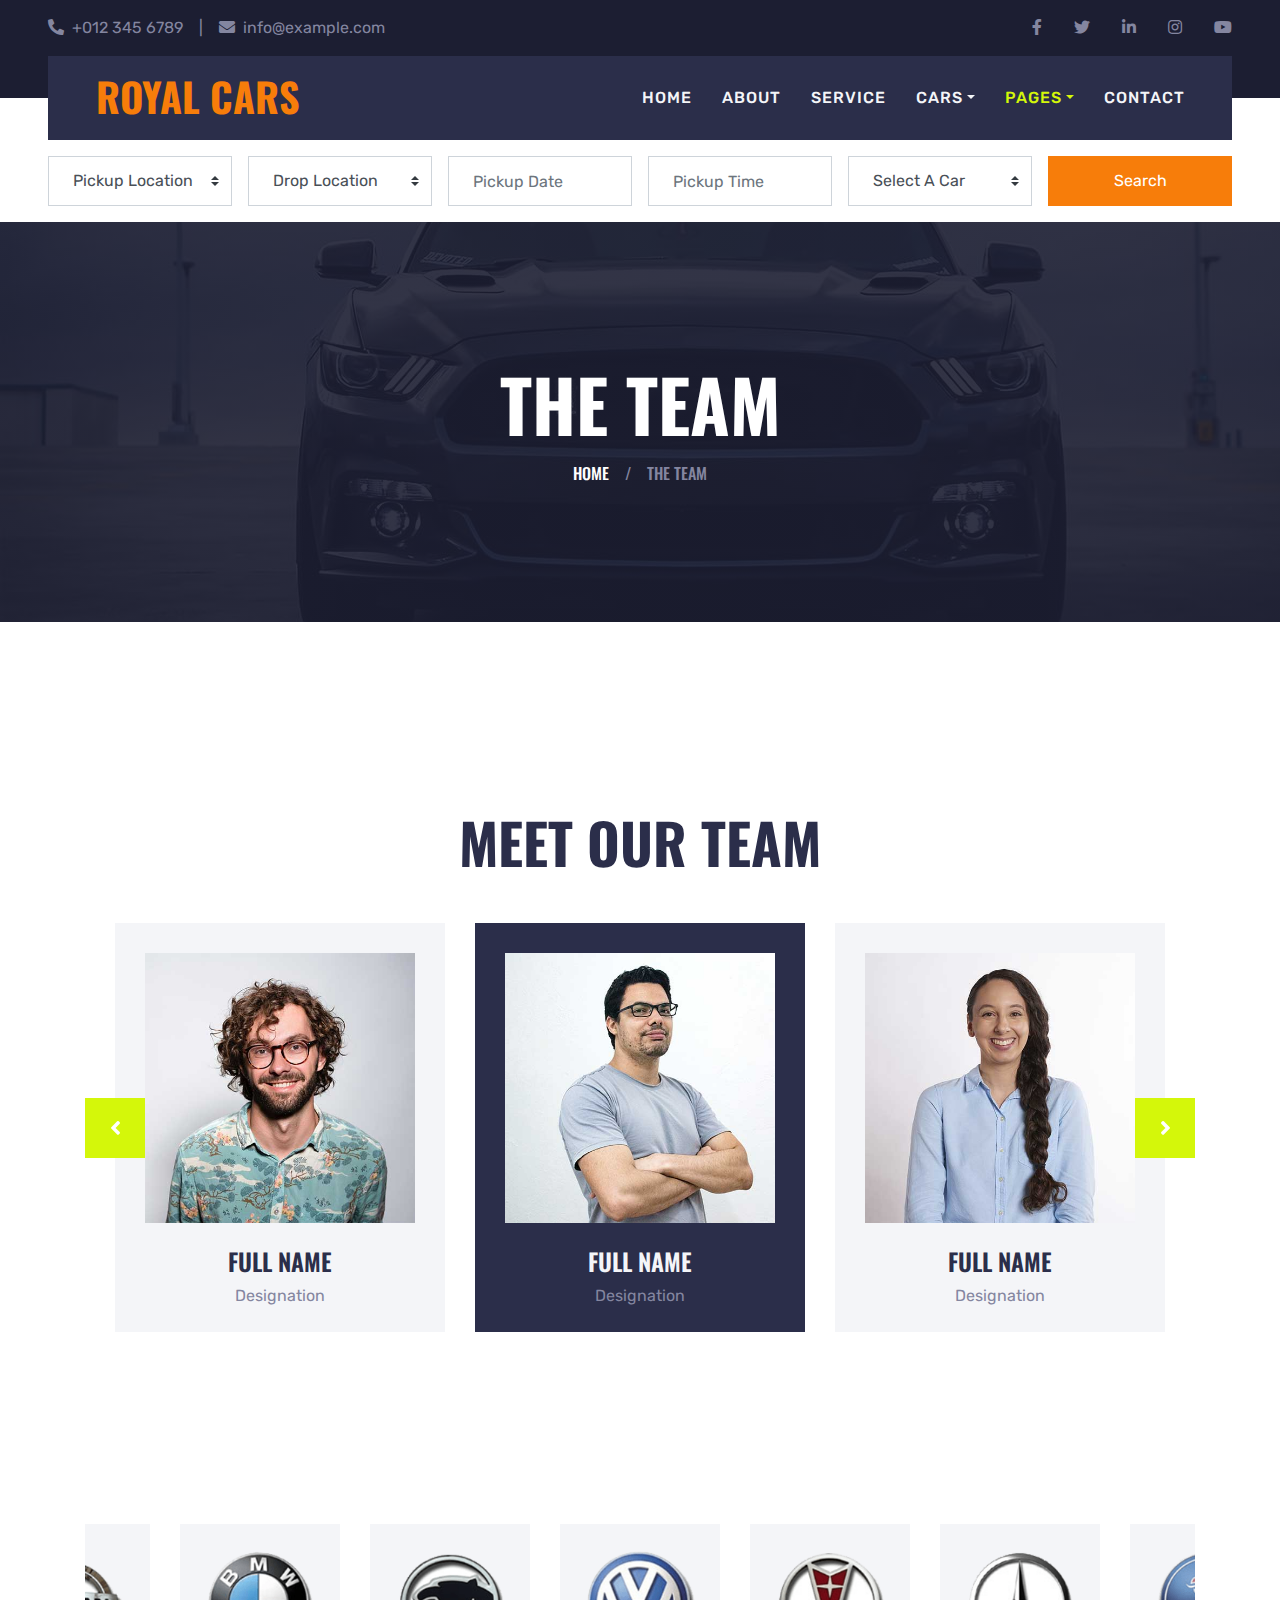
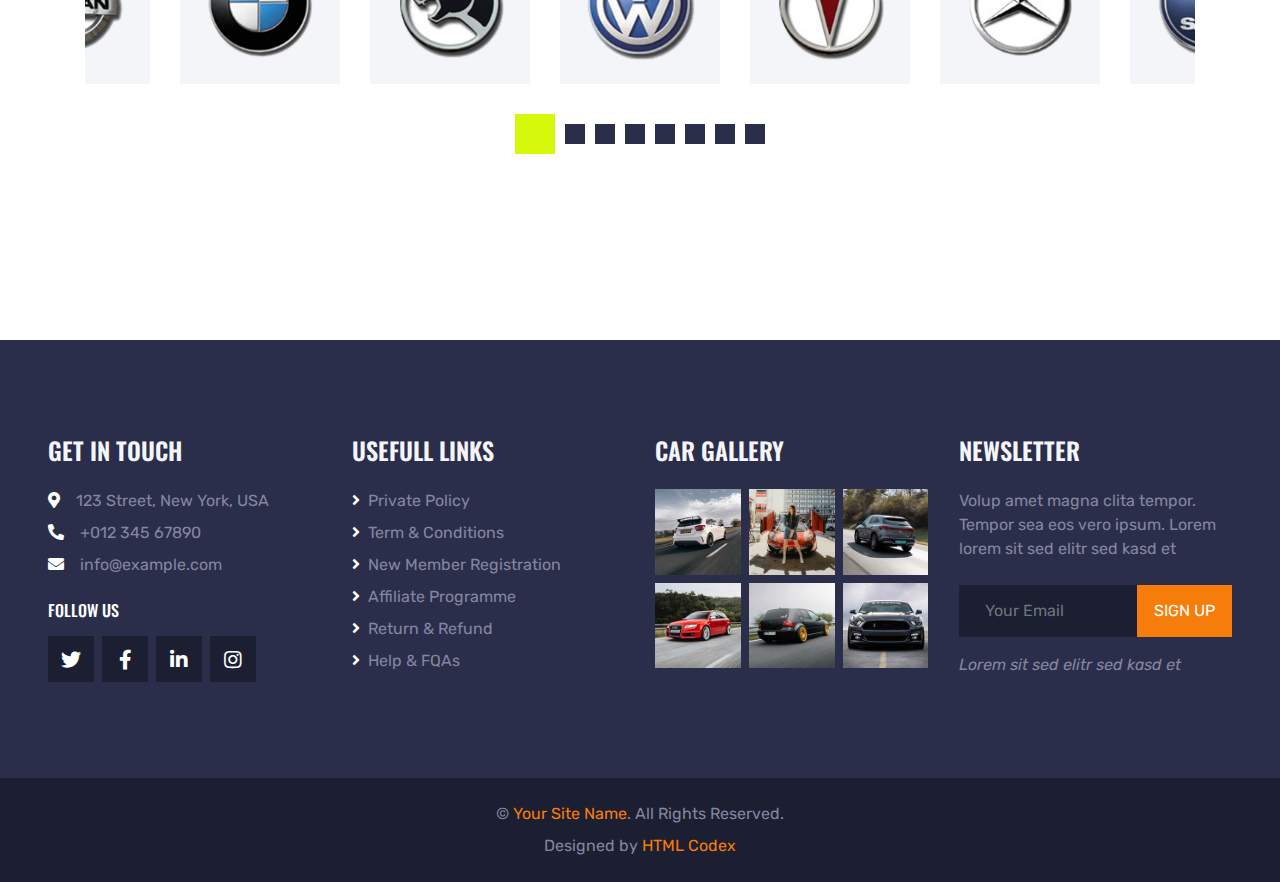
<file: team.html>
<!DOCTYPE html>
<html lang="en">

<head>
    <meta charset="utf-8">
    <title>ROYAL CARS - Car Rental HTML Template</title>
    <meta content="width=device-width, initial-scale=1.0" name="viewport">
    <meta content="Free HTML Templates" name="keywords">
    <meta content="Free HTML Templates" name="description">

    <!-- Favicon -->
    <link href="img/favicon.ico" rel="icon">

    <!-- Google Web Fonts -->
    <link rel="preconnect" href="https://fonts.gstatic.com">
    <link href="https://fonts.googleapis.com/css2?family=Oswald:wght@400;500;600;700&family=Rubik&display=swap" rel="stylesheet"> 

    <!-- Font Awesome -->
    <link href="https://cdnjs.cloudflare.com/ajax/libs/font-awesome/5.15.0/css/all.min.css" rel="stylesheet">

    <!-- Libraries Stylesheet -->
    <link href="lib/owlcarousel/assets/owl.carousel.min.css" rel="stylesheet">
    <link href="lib/tempusdominus/css/tempusdominus-bootstrap-4.min.css" rel="stylesheet" />

    <!-- Customized Bootstrap Stylesheet -->
    <link href="css/bootstrap.min.css" rel="stylesheet">

    <!-- Template Stylesheet -->
    <link href="css/style.css" rel="stylesheet">
</head>

<body>
    <!-- Topbar Start -->
    <div class="container-fluid bg-dark py-3 px-lg-5 d-none d-lg-block">
        <div class="row">
            <div class="col-md-6 text-center text-lg-left mb-2 mb-lg-0">
                <div class="d-inline-flex align-items-center">
                    <a class="text-body pr-3" href=""><i class="fa fa-phone-alt mr-2"></i>+012 345 6789</a>
                    <span class="text-body">|</span>
                    <a class="text-body px-3" href=""><i class="fa fa-envelope mr-2"></i>info@example.com</a>
                </div>
            </div>
            <div class="col-md-6 text-center text-lg-right">
                <div class="d-inline-flex align-items-center">
                    <a class="text-body px-3" href="">
                        <i class="fab fa-facebook-f"></i>
                    </a>
                    <a class="text-body px-3" href="">
                        <i class="fab fa-twitter"></i>
                    </a>
                    <a class="text-body px-3" href="">
                        <i class="fab fa-linkedin-in"></i>
                    </a>
                    <a class="text-body px-3" href="">
                        <i class="fab fa-instagram"></i>
                    </a>
                    <a class="text-body pl-3" href="">
                        <i class="fab fa-youtube"></i>
                    </a>
                </div>
            </div>
        </div>
    </div>
    <!-- Topbar End -->


    <!-- Navbar Start -->
    <div class="container-fluid position-relative nav-bar p-0">
        <div class="position-relative px-lg-5" style="z-index: 9;">
            <nav class="navbar navbar-expand-lg bg-secondary navbar-dark py-3 py-lg-0 pl-3 pl-lg-5">
                <a href="" class="navbar-brand">
                    <h1 class="text-uppercase text-primary mb-1">Royal Cars</h1>
                </a>
                <button type="button" class="navbar-toggler" data-toggle="collapse" data-target="#navbarCollapse">
                    <span class="navbar-toggler-icon"></span>
                </button>
                <div class="collapse navbar-collapse justify-content-between px-3" id="navbarCollapse">
                    <div class="navbar-nav ml-auto py-0">
                        <a href="index.html" class="nav-item nav-link">Home</a>
                        <a href="about.html" class="nav-item nav-link">About</a>
                        <a href="service.html" class="nav-item nav-link">Service</a>
                        <div class="nav-item dropdown">
                            <a href="#" class="nav-link dropdown-toggle" data-toggle="dropdown">Cars</a>
                            <div class="dropdown-menu rounded-0 m-0">
                                <a href="car.html" class="dropdown-item">Car Listing</a>
                                <a href="detail.html" class="dropdown-item">Car Detail</a>
                                <a href="booking.html" class="dropdown-item">Car Booking</a>
                            </div>
                        </div>
                        <div class="nav-item dropdown">
                            <a href="#" class="nav-link dropdown-toggle active" data-toggle="dropdown">Pages</a>
                            <div class="dropdown-menu rounded-0 m-0">
                                <a href="team.html" class="dropdown-item active">The Team</a>
                                <a href="testimonial.html" class="dropdown-item">Testimonial</a>
                            </div>
                        </div>
                        <a href="contact.html" class="nav-item nav-link">Contact</a>
                    </div>
                </div>
            </nav>
        </div>
    </div>
    <!-- Navbar End -->


    <!-- Search Start -->
    <div class="container-fluid bg-white pt-3 px-lg-5">
        <div class="row mx-n2">
            <div class="col-xl-2 col-lg-4 col-md-6 px-2">
                <select class="custom-select px-4 mb-3" style="height: 50px;">
                    <option selected>Pickup Location</option>
                    <option value="1">Location 1</option>
                    <option value="2">Location 2</option>
                    <option value="3">Location 3</option>
                </select>
            </div>
            <div class="col-xl-2 col-lg-4 col-md-6 px-2">
                <select class="custom-select px-4 mb-3" style="height: 50px;">
                    <option selected>Drop Location</option>
                    <option value="1">Location 1</option>
                    <option value="2">Location 2</option>
                    <option value="3">Location 3</option>
                </select>
            </div>
            <div class="col-xl-2 col-lg-4 col-md-6 px-2">
                <div class="date mb-3" id="date" data-target-input="nearest">
                    <input type="text" class="form-control p-4 datetimepicker-input" placeholder="Pickup Date"
                        data-target="#date" data-toggle="datetimepicker" />
                </div>
            </div>
            <div class="col-xl-2 col-lg-4 col-md-6 px-2">
                <div class="time mb-3" id="time" data-target-input="nearest">
                    <input type="text" class="form-control p-4 datetimepicker-input" placeholder="Pickup Time"
                        data-target="#time" data-toggle="datetimepicker" />
                </div>
            </div>
            <div class="col-xl-2 col-lg-4 col-md-6 px-2">
                <select class="custom-select px-4 mb-3" style="height: 50px;">
                    <option selected>Select A Car</option>
                    <option value="1">Car 1</option>
                    <option value="2">Car 1</option>
                    <option value="3">Car 1</option>
                </select>
            </div>
            <div class="col-xl-2 col-lg-4 col-md-6 px-2">
                <button class="btn btn-primary btn-block mb-3" type="submit" style="height: 50px;">Search</button>
            </div>
        </div>
    </div>
    <!-- Search End -->


    <!-- Page Header Start -->
    <div class="container-fluid page-header">
        <h1 class="display-3 text-uppercase text-white mb-3">The Team</h1>
        <div class="d-inline-flex text-white">
            <h6 class="text-uppercase m-0"><a class="text-white" href="">Home</a></h6>
            <h6 class="text-body m-0 px-3">/</h6>
            <h6 class="text-uppercase text-body m-0">The Team</h6>
        </div>
    </div>
    <!-- Page Header Start -->


    <!-- Team Start -->
    <div class="container-fluid py-5">
        <div class="container py-5">
            <h1 class="display-4 text-uppercase text-center mb-5">Meet Our Team</h1>
            <div class="owl-carousel team-carousel position-relative" style="padding: 0 30px;">
                <div class="team-item">
                    <img class="img-fluid w-100" src="img/team-1.jpg" alt="">
                    <div class="position-relative py-4">
                        <h4 class="text-uppercase">Full Name</h4>
                        <p class="m-0">Designation</p>
                        <div class="team-social position-absolute w-100 h-100 d-flex align-items-center justify-content-center">
                            <a class="btn btn-lg btn-primary btn-lg-square mx-1" href="#"><i class="fab fa-twitter"></i></a>
                            <a class="btn btn-lg btn-primary btn-lg-square mx-1" href="#"><i class="fab fa-facebook-f"></i></a>
                            <a class="btn btn-lg btn-primary btn-lg-square mx-1" href="#"><i class="fab fa-linkedin-in"></i></a>
                        </div>
                    </div>
                </div>
                <div class="team-item">
                    <img class="img-fluid w-100" src="img/team-2.jpg" alt="">
                    <div class="position-relative py-4">
                        <h4 class="text-uppercase">Full Name</h4>
                        <p class="m-0">Designation</p>
                        <div class="team-social position-absolute w-100 h-100 d-flex align-items-center justify-content-center">
                            <a class="btn btn-lg btn-primary btn-lg-square mx-1" href="#"><i class="fab fa-twitter"></i></a>
                            <a class="btn btn-lg btn-primary btn-lg-square mx-1" href="#"><i class="fab fa-facebook-f"></i></a>
                            <a class="btn btn-lg btn-primary btn-lg-square mx-1" href="#"><i class="fab fa-linkedin-in"></i></a>
                        </div>
                    </div>
                </div>
                <div class="team-item">
                    <img class="img-fluid w-100" src="img/team-3.jpg" alt="">
                    <div class="position-relative py-4">
                        <h4 class="text-uppercase">Full Name</h4>
                        <p class="m-0">Designation</p>
                        <div class="team-social position-absolute w-100 h-100 d-flex align-items-center justify-content-center">
                            <a class="btn btn-lg btn-primary btn-lg-square mx-1" href="#"><i class="fab fa-twitter"></i></a>
                            <a class="btn btn-lg btn-primary btn-lg-square mx-1" href="#"><i class="fab fa-facebook-f"></i></a>
                            <a class="btn btn-lg btn-primary btn-lg-square mx-1" href="#"><i class="fab fa-linkedin-in"></i></a>
                        </div>
                    </div>
                </div>
                <div class="team-item">
                    <img class="img-fluid w-100" src="img/team-4.jpg" alt="">
                    <div class="position-relative py-4">
                        <h4 class="text-uppercase">Full Name</h4>
                        <p class="m-0">Designation</p>
                        <div class="team-social position-absolute w-100 h-100 d-flex align-items-center justify-content-center">
                            <a class="btn btn-lg btn-primary btn-lg-square mx-1" href="#"><i class="fab fa-twitter"></i></a>
                            <a class="btn btn-lg btn-primary btn-lg-square mx-1" href="#"><i class="fab fa-facebook-f"></i></a>
                            <a class="btn btn-lg btn-primary btn-lg-square mx-1" href="#"><i class="fab fa-linkedin-in"></i></a>
                        </div>
                    </div>
                </div>
            </div>
        </div>
    </div>
    <!-- Team End -->


    <!-- Vendor Start -->
    <div class="container-fluid py-5">
        <div class="container py-5">
            <div class="owl-carousel vendor-carousel">
                <div class="bg-light p-4">
                    <img src="img/vendor-1.png" alt="">
                </div>
                <div class="bg-light p-4">
                    <img src="img/vendor-2.png" alt="">
                </div>
                <div class="bg-light p-4">
                    <img src="img/vendor-3.png" alt="">
                </div>
                <div class="bg-light p-4">
                    <img src="img/vendor-4.png" alt="">
                </div>
                <div class="bg-light p-4">
                    <img src="img/vendor-5.png" alt="">
                </div>
                <div class="bg-light p-4">
                    <img src="img/vendor-6.png" alt="">
                </div>
                <div class="bg-light p-4">
                    <img src="img/vendor-7.png" alt="">
                </div>
                <div class="bg-light p-4">
                    <img src="img/vendor-8.png" alt="">
                </div>
            </div>
        </div>
    </div>
    <!-- Vendor End -->


    <!-- Footer Start -->
    <div class="container-fluid bg-secondary py-5 px-sm-3 px-md-5" style="margin-top: 90px;">
        <div class="row pt-5">
            <div class="col-lg-3 col-md-6 mb-5">
                <h4 class="text-uppercase text-light mb-4">Get In Touch</h4>
                <p class="mb-2"><i class="fa fa-map-marker-alt text-white mr-3"></i>123 Street, New York, USA</p>
                <p class="mb-2"><i class="fa fa-phone-alt text-white mr-3"></i>+012 345 67890</p>
                <p><i class="fa fa-envelope text-white mr-3"></i>info@example.com</p>
                <h6 class="text-uppercase text-white py-2">Follow Us</h6>
                <div class="d-flex justify-content-start">
                    <a class="btn btn-lg btn-dark btn-lg-square mr-2" href="#"><i class="fab fa-twitter"></i></a>
                    <a class="btn btn-lg btn-dark btn-lg-square mr-2" href="#"><i class="fab fa-facebook-f"></i></a>
                    <a class="btn btn-lg btn-dark btn-lg-square mr-2" href="#"><i class="fab fa-linkedin-in"></i></a>
                    <a class="btn btn-lg btn-dark btn-lg-square" href="#"><i class="fab fa-instagram"></i></a>
                </div>
            </div>
            <div class="col-lg-3 col-md-6 mb-5">
                <h4 class="text-uppercase text-light mb-4">Usefull Links</h4>
                <div class="d-flex flex-column justify-content-start">
                    <a class="text-body mb-2" href="#"><i class="fa fa-angle-right text-white mr-2"></i>Private Policy</a>
                    <a class="text-body mb-2" href="#"><i class="fa fa-angle-right text-white mr-2"></i>Term & Conditions</a>
                    <a class="text-body mb-2" href="#"><i class="fa fa-angle-right text-white mr-2"></i>New Member Registration</a>
                    <a class="text-body mb-2" href="#"><i class="fa fa-angle-right text-white mr-2"></i>Affiliate Programme</a>
                    <a class="text-body mb-2" href="#"><i class="fa fa-angle-right text-white mr-2"></i>Return & Refund</a>
                    <a class="text-body" href="#"><i class="fa fa-angle-right text-white mr-2"></i>Help & FQAs</a>
                </div>
            </div>
            <div class="col-lg-3 col-md-6 mb-5">
                <h4 class="text-uppercase text-light mb-4">Car Gallery</h4>
                <div class="row mx-n1">
                    <div class="col-4 px-1 mb-2">
                        <a href=""><img class="w-100" src="img/gallery-1.jpg" alt=""></a>
                    </div>
                    <div class="col-4 px-1 mb-2">
                        <a href=""><img class="w-100" src="img/gallery-2.jpg" alt=""></a>
                    </div>
                    <div class="col-4 px-1 mb-2">
                        <a href=""><img class="w-100" src="img/gallery-3.jpg" alt=""></a>
                    </div>
                    <div class="col-4 px-1 mb-2">
                        <a href=""><img class="w-100" src="img/gallery-4.jpg" alt=""></a>
                    </div>
                    <div class="col-4 px-1 mb-2">
                        <a href=""><img class="w-100" src="img/gallery-5.jpg" alt=""></a>
                    </div>
                    <div class="col-4 px-1 mb-2">
                        <a href=""><img class="w-100" src="img/gallery-6.jpg" alt=""></a>
                    </div>
                </div>
            </div>
            <div class="col-lg-3 col-md-6 mb-5">
                <h4 class="text-uppercase text-light mb-4">Newsletter</h4>
                <p class="mb-4">Volup amet magna clita tempor. Tempor sea eos vero ipsum. Lorem lorem sit sed elitr sed kasd et</p>
                <div class="w-100 mb-3">
                    <div class="input-group">
                        <input type="text" class="form-control bg-dark border-dark" style="padding: 25px;" placeholder="Your Email">
                        <div class="input-group-append">
                            <button class="btn btn-primary text-uppercase px-3">Sign Up</button>
                        </div>
                    </div>
                </div>
                <i>Lorem sit sed elitr sed kasd et</i>
            </div>
        </div>
    </div>
    <div class="container-fluid bg-dark py-4 px-sm-3 px-md-5">
        <p class="mb-2 text-center text-body">&copy; <a href="#">Your Site Name</a>. All Rights Reserved.</p>
        <p class="m-0 text-center text-body">Designed by <a href="https://htmlcodex.com">HTML Codex</a></p>
    </div>
    <!-- Footer End -->


    <!-- Back to Top -->
    <a href="#" class="btn btn-lg btn-primary btn-lg-square back-to-top"><i class="fa fa-angle-double-up"></i></a>


    <!-- JavaScript Libraries -->
    <script src="https://code.jquery.com/jquery-3.4.1.min.js"></script>
    <script src="https://stackpath.bootstrapcdn.com/bootstrap/4.4.1/js/bootstrap.bundle.min.js"></script>
    <script src="lib/easing/easing.min.js"></script>
    <script src="lib/waypoints/waypoints.min.js"></script>
    <script src="lib/owlcarousel/owl.carousel.min.js"></script>
    <script src="lib/tempusdominus/js/moment.min.js"></script>
    <script src="lib/tempusdominus/js/moment-timezone.min.js"></script>
    <script src="lib/tempusdominus/js/tempusdominus-bootstrap-4.min.js"></script>

    <!-- Template Javascript -->
    <script src="js/main.js"></script>
</body>

</html>
</file>
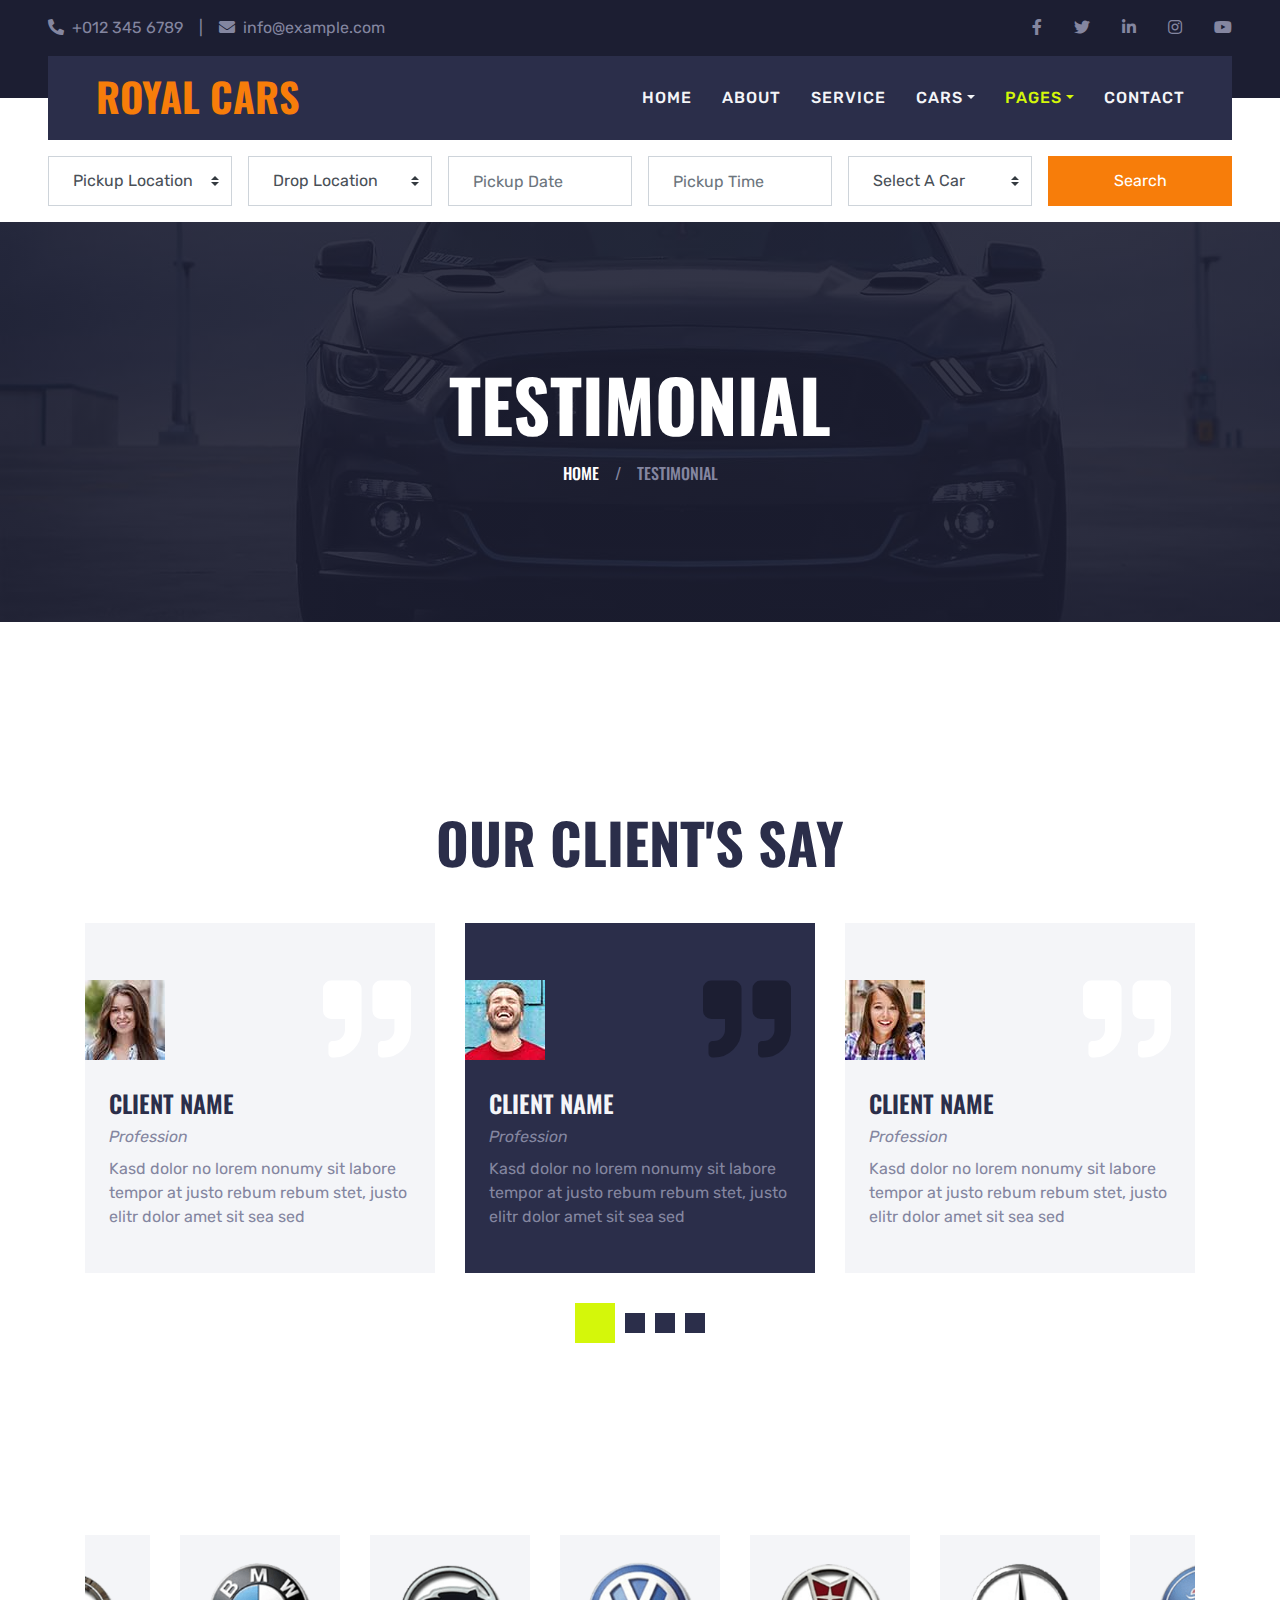
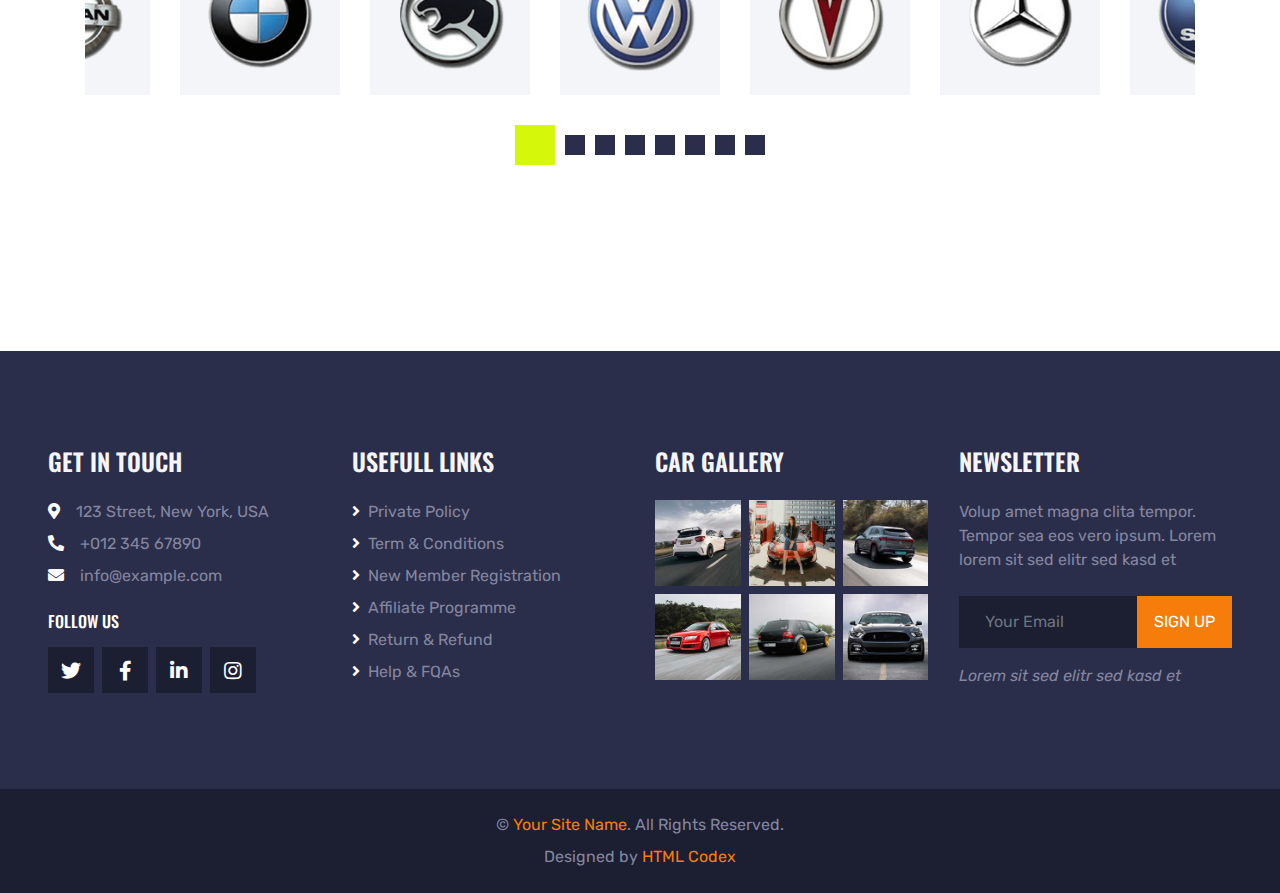
<file: testimonial.html>
<!DOCTYPE html>
<html lang="en">

<head>
    <meta charset="utf-8">
    <title>ROYAL CARS - Car Rental HTML Template</title>
    <meta content="width=device-width, initial-scale=1.0" name="viewport">
    <meta content="Free HTML Templates" name="keywords">
    <meta content="Free HTML Templates" name="description">

    <!-- Favicon -->
    <link href="img/favicon.ico" rel="icon">

    <!-- Google Web Fonts -->
    <link rel="preconnect" href="https://fonts.gstatic.com">
    <link href="https://fonts.googleapis.com/css2?family=Oswald:wght@400;500;600;700&family=Rubik&display=swap" rel="stylesheet"> 

    <!-- Font Awesome -->
    <link href="https://cdnjs.cloudflare.com/ajax/libs/font-awesome/5.15.0/css/all.min.css" rel="stylesheet">

    <!-- Libraries Stylesheet -->
    <link href="lib/owlcarousel/assets/owl.carousel.min.css" rel="stylesheet">
    <link href="lib/tempusdominus/css/tempusdominus-bootstrap-4.min.css" rel="stylesheet" />

    <!-- Customized Bootstrap Stylesheet -->
    <link href="css/bootstrap.min.css" rel="stylesheet">

    <!-- Template Stylesheet -->
    <link href="css/style.css" rel="stylesheet">
</head>

<body>
    <!-- Topbar Start -->
    <div class="container-fluid bg-dark py-3 px-lg-5 d-none d-lg-block">
        <div class="row">
            <div class="col-md-6 text-center text-lg-left mb-2 mb-lg-0">
                <div class="d-inline-flex align-items-center">
                    <a class="text-body pr-3" href=""><i class="fa fa-phone-alt mr-2"></i>+012 345 6789</a>
                    <span class="text-body">|</span>
                    <a class="text-body px-3" href=""><i class="fa fa-envelope mr-2"></i>info@example.com</a>
                </div>
            </div>
            <div class="col-md-6 text-center text-lg-right">
                <div class="d-inline-flex align-items-center">
                    <a class="text-body px-3" href="">
                        <i class="fab fa-facebook-f"></i>
                    </a>
                    <a class="text-body px-3" href="">
                        <i class="fab fa-twitter"></i>
                    </a>
                    <a class="text-body px-3" href="">
                        <i class="fab fa-linkedin-in"></i>
                    </a>
                    <a class="text-body px-3" href="">
                        <i class="fab fa-instagram"></i>
                    </a>
                    <a class="text-body pl-3" href="">
                        <i class="fab fa-youtube"></i>
                    </a>
                </div>
            </div>
        </div>
    </div>
    <!-- Topbar End -->


    <!-- Navbar Start -->
    <div class="container-fluid position-relative nav-bar p-0">
        <div class="position-relative px-lg-5" style="z-index: 9;">
            <nav class="navbar navbar-expand-lg bg-secondary navbar-dark py-3 py-lg-0 pl-3 pl-lg-5">
                <a href="" class="navbar-brand">
                    <h1 class="text-uppercase text-primary mb-1">Royal Cars</h1>
                </a>
                <button type="button" class="navbar-toggler" data-toggle="collapse" data-target="#navbarCollapse">
                    <span class="navbar-toggler-icon"></span>
                </button>
                <div class="collapse navbar-collapse justify-content-between px-3" id="navbarCollapse">
                    <div class="navbar-nav ml-auto py-0">
                        <a href="index.html" class="nav-item nav-link">Home</a>
                        <a href="about.html" class="nav-item nav-link">About</a>
                        <a href="service.html" class="nav-item nav-link">Service</a>
                        <div class="nav-item dropdown">
                            <a href="#" class="nav-link dropdown-toggle" data-toggle="dropdown">Cars</a>
                            <div class="dropdown-menu rounded-0 m-0">
                                <a href="car.html" class="dropdown-item">Car Listing</a>
                                <a href="detail.html" class="dropdown-item">Car Detail</a>
                                <a href="booking.html" class="dropdown-item">Car Booking</a>
                            </div>
                        </div>
                        <div class="nav-item dropdown">
                            <a href="#" class="nav-link dropdown-toggle active" data-toggle="dropdown">Pages</a>
                            <div class="dropdown-menu rounded-0 m-0">
                                <a href="team.html" class="dropdown-item">The Team</a>
                                <a href="testimonial.html" class="dropdown-item active">Testimonial</a>
                            </div>
                        </div>
                        <a href="contact.html" class="nav-item nav-link">Contact</a>
                    </div>
                </div>
            </nav>
        </div>
    </div>
    <!-- Navbar End -->


    <!-- Search Start -->
    <div class="container-fluid bg-white pt-3 px-lg-5">
        <div class="row mx-n2">
            <div class="col-xl-2 col-lg-4 col-md-6 px-2">
                <select class="custom-select px-4 mb-3" style="height: 50px;">
                    <option selected>Pickup Location</option>
                    <option value="1">Location 1</option>
                    <option value="2">Location 2</option>
                    <option value="3">Location 3</option>
                </select>
            </div>
            <div class="col-xl-2 col-lg-4 col-md-6 px-2">
                <select class="custom-select px-4 mb-3" style="height: 50px;">
                    <option selected>Drop Location</option>
                    <option value="1">Location 1</option>
                    <option value="2">Location 2</option>
                    <option value="3">Location 3</option>
                </select>
            </div>
            <div class="col-xl-2 col-lg-4 col-md-6 px-2">
                <div class="date mb-3" id="date" data-target-input="nearest">
                    <input type="text" class="form-control p-4 datetimepicker-input" placeholder="Pickup Date"
                        data-target="#date" data-toggle="datetimepicker" />
                </div>
            </div>
            <div class="col-xl-2 col-lg-4 col-md-6 px-2">
                <div class="time mb-3" id="time" data-target-input="nearest">
                    <input type="text" class="form-control p-4 datetimepicker-input" placeholder="Pickup Time"
                        data-target="#time" data-toggle="datetimepicker" />
                </div>
            </div>
            <div class="col-xl-2 col-lg-4 col-md-6 px-2">
                <select class="custom-select px-4 mb-3" style="height: 50px;">
                    <option selected>Select A Car</option>
                    <option value="1">Car 1</option>
                    <option value="2">Car 1</option>
                    <option value="3">Car 1</option>
                </select>
            </div>
            <div class="col-xl-2 col-lg-4 col-md-6 px-2">
                <button class="btn btn-primary btn-block mb-3" type="submit" style="height: 50px;">Search</button>
            </div>
        </div>
    </div>
    <!-- Search End -->


    <!-- Page Header Start -->
    <div class="container-fluid page-header">
        <h1 class="display-3 text-uppercase text-white mb-3">Testimonial</h1>
        <div class="d-inline-flex text-white">
            <h6 class="text-uppercase m-0"><a class="text-white" href="">Home</a></h6>
            <h6 class="text-body m-0 px-3">/</h6>
            <h6 class="text-uppercase text-body m-0">Testimonial</h6>
        </div>
    </div>
    <!-- Page Header Start -->


    <!-- Testimonial Start -->
    <div class="container-fluid py-5">
        <div class="container py-5">
            <h1 class="display-4 text-uppercase text-center mb-5">Our Client's Say</h1>
            <div class="owl-carousel testimonial-carousel">
                <div class="testimonial-item d-flex flex-column justify-content-center px-4">
                    <div class="d-flex align-items-center justify-content-between mb-3">
                        <img class="img-fluid ml-n4" src="img/testimonial-1.jpg" alt="">
                        <h1 class="display-2 text-white m-0 fa fa-quote-right"></h1>
                    </div>
                    <h4 class="text-uppercase mb-2">Client Name</h4>
                    <i class="mb-2">Profession</i>
                    <p class="m-0">Kasd dolor no lorem nonumy sit labore tempor at justo rebum rebum stet, justo elitr dolor amet sit sea sed</p>
                </div>
                <div class="testimonial-item d-flex flex-column justify-content-center px-4">
                    <div class="d-flex align-items-center justify-content-between mb-3">
                        <img class="img-fluid ml-n4" src="img/testimonial-2.jpg" alt="">
                        <h1 class="display-2 text-white m-0 fa fa-quote-right"></h1>
                    </div>
                    <h4 class="text-uppercase mb-2">Client Name</h4>
                    <i class="mb-2">Profession</i>
                    <p class="m-0">Kasd dolor no lorem nonumy sit labore tempor at justo rebum rebum stet, justo elitr dolor amet sit sea sed</p>
                </div>
                <div class="testimonial-item d-flex flex-column justify-content-center px-4">
                    <div class="d-flex align-items-center justify-content-between mb-3">
                        <img class="img-fluid ml-n4" src="img/testimonial-3.jpg" alt="">
                        <h1 class="display-2 text-white m-0 fa fa-quote-right"></h1>
                    </div>
                    <h4 class="text-uppercase mb-2">Client Name</h4>
                    <i class="mb-2">Profession</i>
                    <p class="m-0">Kasd dolor no lorem nonumy sit labore tempor at justo rebum rebum stet, justo elitr dolor amet sit sea sed</p>
                </div>
                <div class="testimonial-item d-flex flex-column justify-content-center px-4">
                    <div class="d-flex align-items-center justify-content-between mb-3">
                        <img class="img-fluid ml-n4" src="img/testimonial-4.jpg" alt="">
                        <h1 class="display-2 text-white m-0 fa fa-quote-right"></h1>
                    </div>
                    <h4 class="text-uppercase mb-2">Client Name</h4>
                    <i class="mb-2">Profession</i>
                    <p class="m-0">Kasd dolor no lorem nonumy sit labore tempor at justo rebum rebum stet, justo elitr dolor amet sit sea sed</p>
                </div>
            </div>
        </div>
    </div>
    <!-- Testimonial End -->


    <!-- Vendor Start -->
    <div class="container-fluid py-5">
        <div class="container py-5">
            <div class="owl-carousel vendor-carousel">
                <div class="bg-light p-4">
                    <img src="img/vendor-1.png" alt="">
                </div>
                <div class="bg-light p-4">
                    <img src="img/vendor-2.png" alt="">
                </div>
                <div class="bg-light p-4">
                    <img src="img/vendor-3.png" alt="">
                </div>
                <div class="bg-light p-4">
                    <img src="img/vendor-4.png" alt="">
                </div>
                <div class="bg-light p-4">
                    <img src="img/vendor-5.png" alt="">
                </div>
                <div class="bg-light p-4">
                    <img src="img/vendor-6.png" alt="">
                </div>
                <div class="bg-light p-4">
                    <img src="img/vendor-7.png" alt="">
                </div>
                <div class="bg-light p-4">
                    <img src="img/vendor-8.png" alt="">
                </div>
            </div>
        </div>
    </div>
    <!-- Vendor End -->


    <!-- Footer Start -->
    <div class="container-fluid bg-secondary py-5 px-sm-3 px-md-5" style="margin-top: 90px;">
        <div class="row pt-5">
            <div class="col-lg-3 col-md-6 mb-5">
                <h4 class="text-uppercase text-light mb-4">Get In Touch</h4>
                <p class="mb-2"><i class="fa fa-map-marker-alt text-white mr-3"></i>123 Street, New York, USA</p>
                <p class="mb-2"><i class="fa fa-phone-alt text-white mr-3"></i>+012 345 67890</p>
                <p><i class="fa fa-envelope text-white mr-3"></i>info@example.com</p>
                <h6 class="text-uppercase text-white py-2">Follow Us</h6>
                <div class="d-flex justify-content-start">
                    <a class="btn btn-lg btn-dark btn-lg-square mr-2" href="#"><i class="fab fa-twitter"></i></a>
                    <a class="btn btn-lg btn-dark btn-lg-square mr-2" href="#"><i class="fab fa-facebook-f"></i></a>
                    <a class="btn btn-lg btn-dark btn-lg-square mr-2" href="#"><i class="fab fa-linkedin-in"></i></a>
                    <a class="btn btn-lg btn-dark btn-lg-square" href="#"><i class="fab fa-instagram"></i></a>
                </div>
            </div>
            <div class="col-lg-3 col-md-6 mb-5">
                <h4 class="text-uppercase text-light mb-4">Usefull Links</h4>
                <div class="d-flex flex-column justify-content-start">
                    <a class="text-body mb-2" href="#"><i class="fa fa-angle-right text-white mr-2"></i>Private Policy</a>
                    <a class="text-body mb-2" href="#"><i class="fa fa-angle-right text-white mr-2"></i>Term & Conditions</a>
                    <a class="text-body mb-2" href="#"><i class="fa fa-angle-right text-white mr-2"></i>New Member Registration</a>
                    <a class="text-body mb-2" href="#"><i class="fa fa-angle-right text-white mr-2"></i>Affiliate Programme</a>
                    <a class="text-body mb-2" href="#"><i class="fa fa-angle-right text-white mr-2"></i>Return & Refund</a>
                    <a class="text-body" href="#"><i class="fa fa-angle-right text-white mr-2"></i>Help & FQAs</a>
                </div>
            </div>
            <div class="col-lg-3 col-md-6 mb-5">
                <h4 class="text-uppercase text-light mb-4">Car Gallery</h4>
                <div class="row mx-n1">
                    <div class="col-4 px-1 mb-2">
                        <a href=""><img class="w-100" src="img/gallery-1.jpg" alt=""></a>
                    </div>
                    <div class="col-4 px-1 mb-2">
                        <a href=""><img class="w-100" src="img/gallery-2.jpg" alt=""></a>
                    </div>
                    <div class="col-4 px-1 mb-2">
                        <a href=""><img class="w-100" src="img/gallery-3.jpg" alt=""></a>
                    </div>
                    <div class="col-4 px-1 mb-2">
                        <a href=""><img class="w-100" src="img/gallery-4.jpg" alt=""></a>
                    </div>
                    <div class="col-4 px-1 mb-2">
                        <a href=""><img class="w-100" src="img/gallery-5.jpg" alt=""></a>
                    </div>
                    <div class="col-4 px-1 mb-2">
                        <a href=""><img class="w-100" src="img/gallery-6.jpg" alt=""></a>
                    </div>
                </div>
            </div>
            <div class="col-lg-3 col-md-6 mb-5">
                <h4 class="text-uppercase text-light mb-4">Newsletter</h4>
                <p class="mb-4">Volup amet magna clita tempor. Tempor sea eos vero ipsum. Lorem lorem sit sed elitr sed kasd et</p>
                <div class="w-100 mb-3">
                    <div class="input-group">
                        <input type="text" class="form-control bg-dark border-dark" style="padding: 25px;" placeholder="Your Email">
                        <div class="input-group-append">
                            <button class="btn btn-primary text-uppercase px-3">Sign Up</button>
                        </div>
                    </div>
                </div>
                <i>Lorem sit sed elitr sed kasd et</i>
            </div>
        </div>
    </div>
    <div class="container-fluid bg-dark py-4 px-sm-3 px-md-5">
        <p class="mb-2 text-center text-body">&copy; <a href="#">Your Site Name</a>. All Rights Reserved.</p>
        <p class="m-0 text-center text-body">Designed by <a href="https://htmlcodex.com">HTML Codex</a></p>
    </div>
    <!-- Footer End -->


    <!-- Back to Top -->
    <a href="#" class="btn btn-lg btn-primary btn-lg-square back-to-top"><i class="fa fa-angle-double-up"></i></a>


    <!-- JavaScript Libraries -->
    <script src="https://code.jquery.com/jquery-3.4.1.min.js"></script>
    <script src="https://stackpath.bootstrapcdn.com/bootstrap/4.4.1/js/bootstrap.bundle.min.js"></script>
    <script src="lib/easing/easing.min.js"></script>
    <script src="lib/waypoints/waypoints.min.js"></script>
    <script src="lib/owlcarousel/owl.carousel.min.js"></script>
    <script src="lib/tempusdominus/js/moment.min.js"></script>
    <script src="lib/tempusdominus/js/moment-timezone.min.js"></script>
    <script src="lib/tempusdominus/js/tempusdominus-bootstrap-4.min.js"></script>

    <!-- Template Javascript -->
    <script src="js/main.js"></script>
</body>

</html>
</file>
<file: css/style.css>
/********** Template CSS **********/
:root {
    --primary: #d4f70a;
    --secondary: #2B2E4A;
    --light: #F4F5F8;
    --dark: #1C1E32;
}

h1,
h2,
.font-weight-bold {
    font-weight: 700 !important;
}

h3,
h4,
.font-weight-semi-bold {
    font-weight: 600 !important;
}

h5,
h6,
.font-weight-medium {
    font-weight: 500 !important;
}

.btn-square {
    width: 36px;
    height: 36px;
}

.btn-sm-square {
    width: 28px;
    height: 28px;
}

.btn-lg-square {
    width: 46px;
    height: 46px;
}

.btn-square,
.btn-sm-square,
.btn-lg-square {
    padding-left: 0;
    padding-right: 0;
    text-align: center;
}

.back-to-top {
    position: fixed;
    display: none;
    right: 30px;
    bottom: 30px;
    z-index: 99;
}

.nav-bar::before {
    position: absolute;
    content: "";
    width: 100%;
    height: 50%;
    top: 0;
    left: 0;
    background: var(--dark);
}

.nav-bar::after {
    position: absolute;
    content: "";
    width: 100%;
    height: 50%;
    bottom: 0;
    left: 0;
    background: #ffffff;
}

.navbar-dark .navbar-nav .nav-link {
    padding: 30px 15px;
    font-size: 16px;
    font-weight: 500;
    letter-spacing: 1px;
    text-transform: uppercase;
    color: var(--light);
    outline: none;
}

.navbar-dark .navbar-nav .nav-link:hover,
.navbar-dark .navbar-nav .nav-link.active {
    color: var(--primary);
}

@media (max-width: 991.98px) {
    .navbar-dark .navbar-nav .nav-link  {
        padding: 10px 15px;
    }
}

.carousel-caption {
    top: 0;
    left: 0;
    right: 0;
    bottom: 0;
    background: rgba(28, 30, 50, .7);
    z-index: 1;
}

@media (max-width: 576px) {
    .carousel-caption h4 {
        font-size: 18px;
        font-weight: 500 !important;
    }

    .carousel-caption h1 {
        font-size: 30px;
        font-weight: 600 !important;
    }
}

.page-header {
    height: 400px;
    margin-bottom: 90px;
    display: flex;
    flex-direction: column;
    align-items: center;
    justify-content: center;
    background: linear-gradient(rgba(28, 30, 50, .9), rgba(28, 30, 50, .9)), url(../img/bg-banner.jpg);
    background-attachment: fixed;
}

@media (max-width: 991.98px) {
    .page-header {
        height: 300px;
    }
}

.service-item {
    height: 320px;
    background: var(--light);
    transition: .5s;
}

.service-item:hover,
.service-item.active {
    background: var(--secondary);
}

.service-item h1,
.service-item h4 {
    transition: .5s;
}

.service-item:hover h1,
.service-item.active h1 {
    color: var(--dark) !important;
}

.service-item:hover h4,
.service-item.active h4 {
    color: var(--light);
}

.rent-item {
    padding: 30px;
    text-align: center;
    background: var(--light);
    transition: .5s;
}

.rent-item:hover,
.rent-item.active {
    background: var(--secondary);
}

.rent-item h4 {
    transition: .5s;
}

.rent-item:hover h4,
.rent-item.active h4 {
    color: var(--light);
}

.team-item {
    padding: 30px 30px 0 30px;
    text-align: center;
    background: var(--light);
    transition: .5s;
}

.team-item:hover,
.owl-item.center .team-item {
    background: var(--secondary);
}

.team-item h4 {
    transition: .5s;
}

.owl-item.center .team-item h4,
.owl-item.center .rent-item h4 {
    color: var(--light);
}

.team-item .team-social {
    top: 0;
    left: 0;
    opacity: 0;
    transition: .5s;
    background: var(--light);
}

.owl-item.center .team-item .team-social,
.owl-item.center .rent-item {
    background: var(--secondary);
}

.team-item:hover .team-social {
    opacity: 1;
    background: var(--secondary);
}

.team-carousel .owl-nav,
.related-carousel .owl-nav {
    position: absolute;
    width: 100%;
    height: 60px;
    top: calc(50% - 30px);
    left: 0;
    display: flex;
    justify-content: space-between;
    z-index: 1;
}

.team-carousel .owl-nav .owl-prev,
.team-carousel .owl-nav .owl-next,
.related-carousel .owl-nav .owl-prev,
.related-carousel .owl-nav .owl-next {
    position: relative;
    width: 60px;
    height: 60px;
    display: flex;
    align-items: center;
    justify-content: center;
    color: #FFFFFF;
    background: var(--primary);
    font-size: 22px;
    transition: .5s;
}

.team-carousel .owl-nav .owl-prev:hover,
.team-carousel .owl-nav .owl-next:hover,
.related-carousel .owl-nav .owl-prev:hover,
.related-carousel .owl-nav .owl-next:hover {
    background: var(--secondary);
}

.vendor-carousel .owl-dots,
.testimonial-carousel .owl-dots {
    margin-top: 30px;
    display: flex;
    align-items: center;
    justify-content: center;
}

.vendor-carousel .owl-dot,
.testimonial-carousel .owl-dot {
    position: relative;
    display: inline-block;
    margin: 0 5px;
    width: 20px;
    height: 20px;
    background: var(--secondary);
    transition: .5s;
}

.vendor-carousel .owl-dot.active,
.testimonial-carousel .owl-dot.active {
    width: 40px;
    height: 40px;
    background: var(--primary);
}

.testimonial-carousel .owl-item img {
    width: 80px;
    height: 80px;
}

.testimonial-carousel .owl-item .testimonial-item {
    height: 350px;
    transition: .5s;
    background: var(--light);
}

.testimonial-carousel .owl-item.center .testimonial-item {
    background: var(--secondary);
}

.testimonial-carousel .owl-item .testimonial-item h1,
.testimonial-carousel .owl-item .testimonial-item h4 {
    transition: .5s;
}

.testimonial-carousel .owl-item.center .testimonial-item h1 {
    color: var(--dark) !important;
}

.testimonial-carousel .owl-item.center .testimonial-item h4 {
    color: var(--light);
}

.bg-banner {
    background: linear-gradient(rgba(28, 30, 50, .9), rgba(28, 30, 50, .9)), url(../img/bg-banner.jpg);
    background-attachment: fixed;
}

.nombrechistoso {
    display: flex;
    justify-content: center ;
}

.main_form {
    padding: 60px 50px 80px 50px;
    background: #5a2f27;
    border-radius: 10px;
    border-top: #eda911 solid 15px;
    position: relative;
    top: 0;
    left: 0;
    bottom: 0;
    right: 0;
    margin: auto;
}

.main_form .contactus {
    border: inherit;
    margin-bottom: 70px;
    width: 100%;
    height: 45px;
    background: transparent;
    color: #fbfaf8;
    font-size: 16px;
    font-weight: 400;
    border-radius: inherit;
    border-bottom: #fff solid 1px;
}

.main_form .textarea {
    border: #f6c2d7 solid 1px;
    padding: 0px 19px;
    margin-bottom: 20px;
    width: 100%;
    background: transparent;
    color: #f5bed2;
    font-size: 16px;
    font-weight: 500;
    border-radius: 15px;
    padding-top: 35px;
}

.main_form .send_btn {
    font-size: 17px;
    transition: ease-in all 0.5s;
    background-color: #000;
    color: #fff;
    padding: 13px 0px;
    margin: 0 auto;
    max-width: 200px;
    width: 100%;
    display: block;
    font-weight: 500;
    text-transform: uppercase;
    border-radius: 35px;
}

.main_form .send_btn:hover {
    background-color: #eda911;
    transition: ease-in all 0.5s;
    color: #000;
}
</file>
